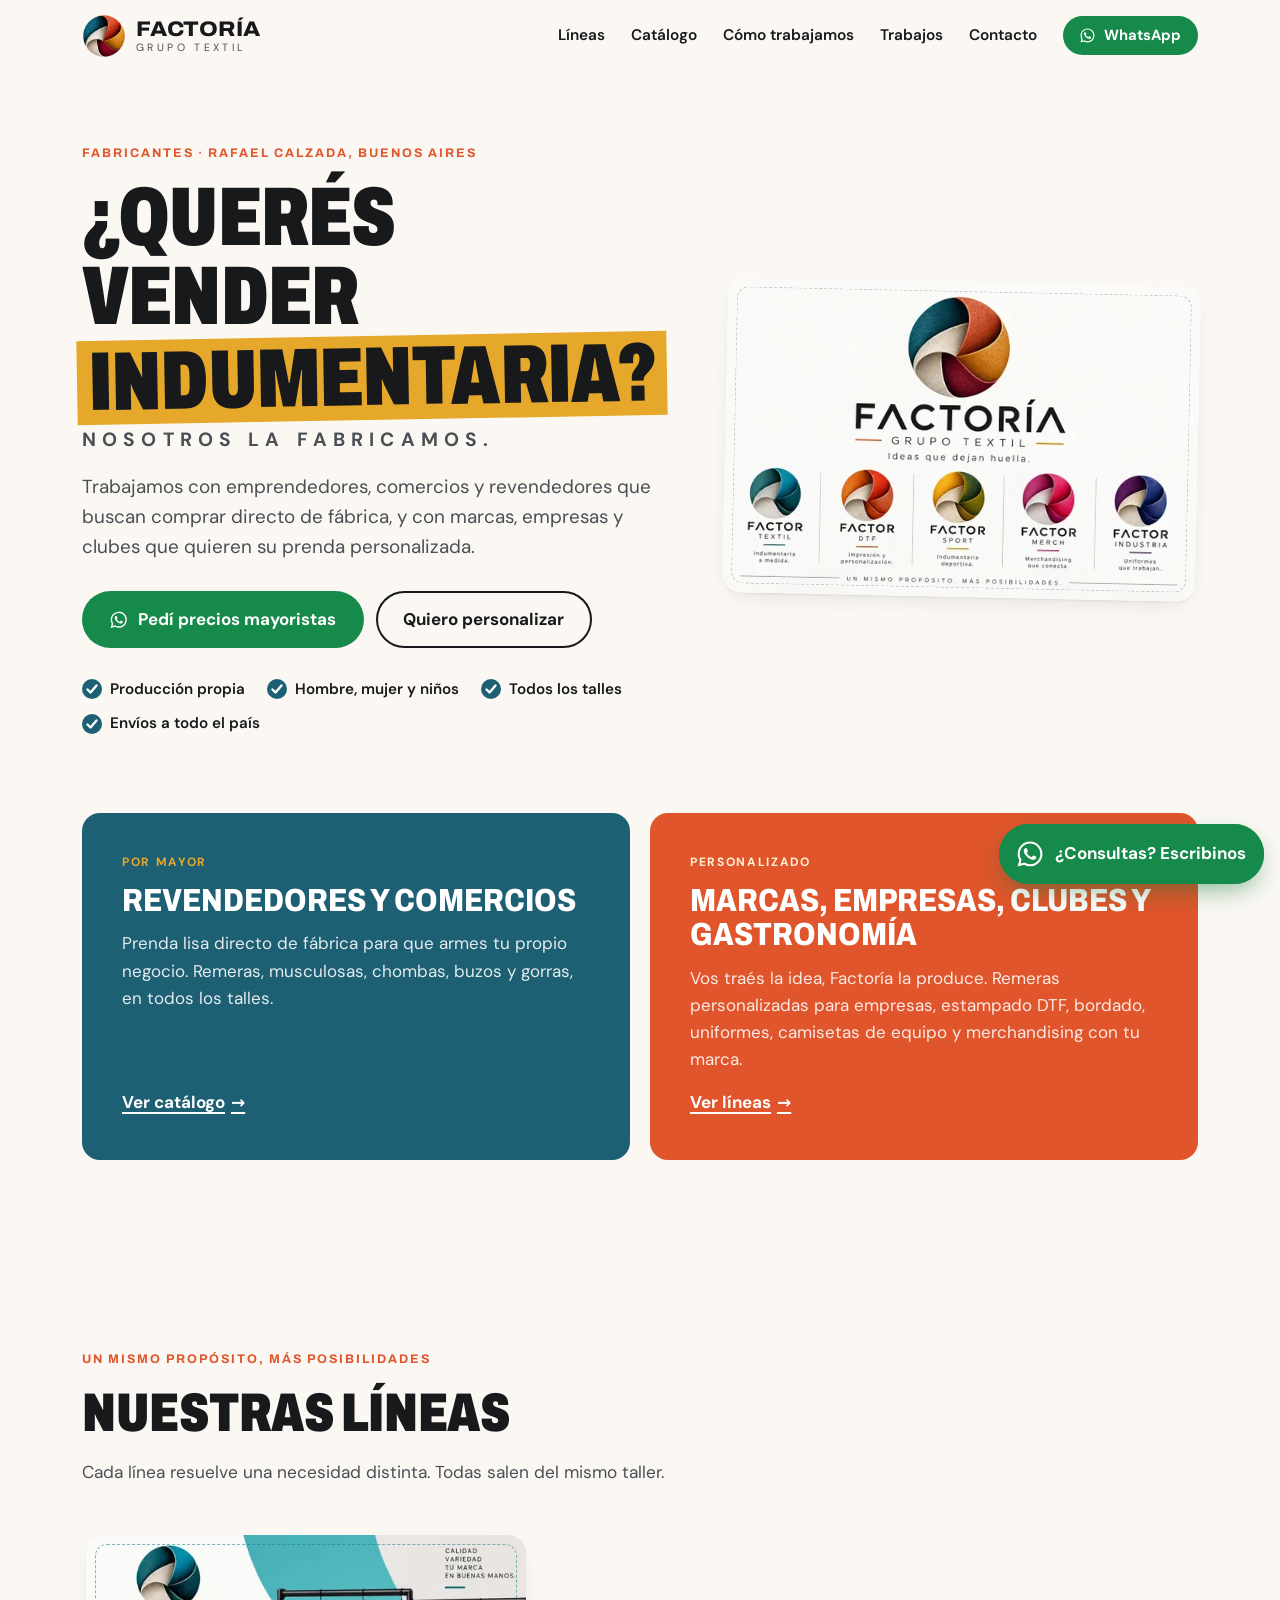
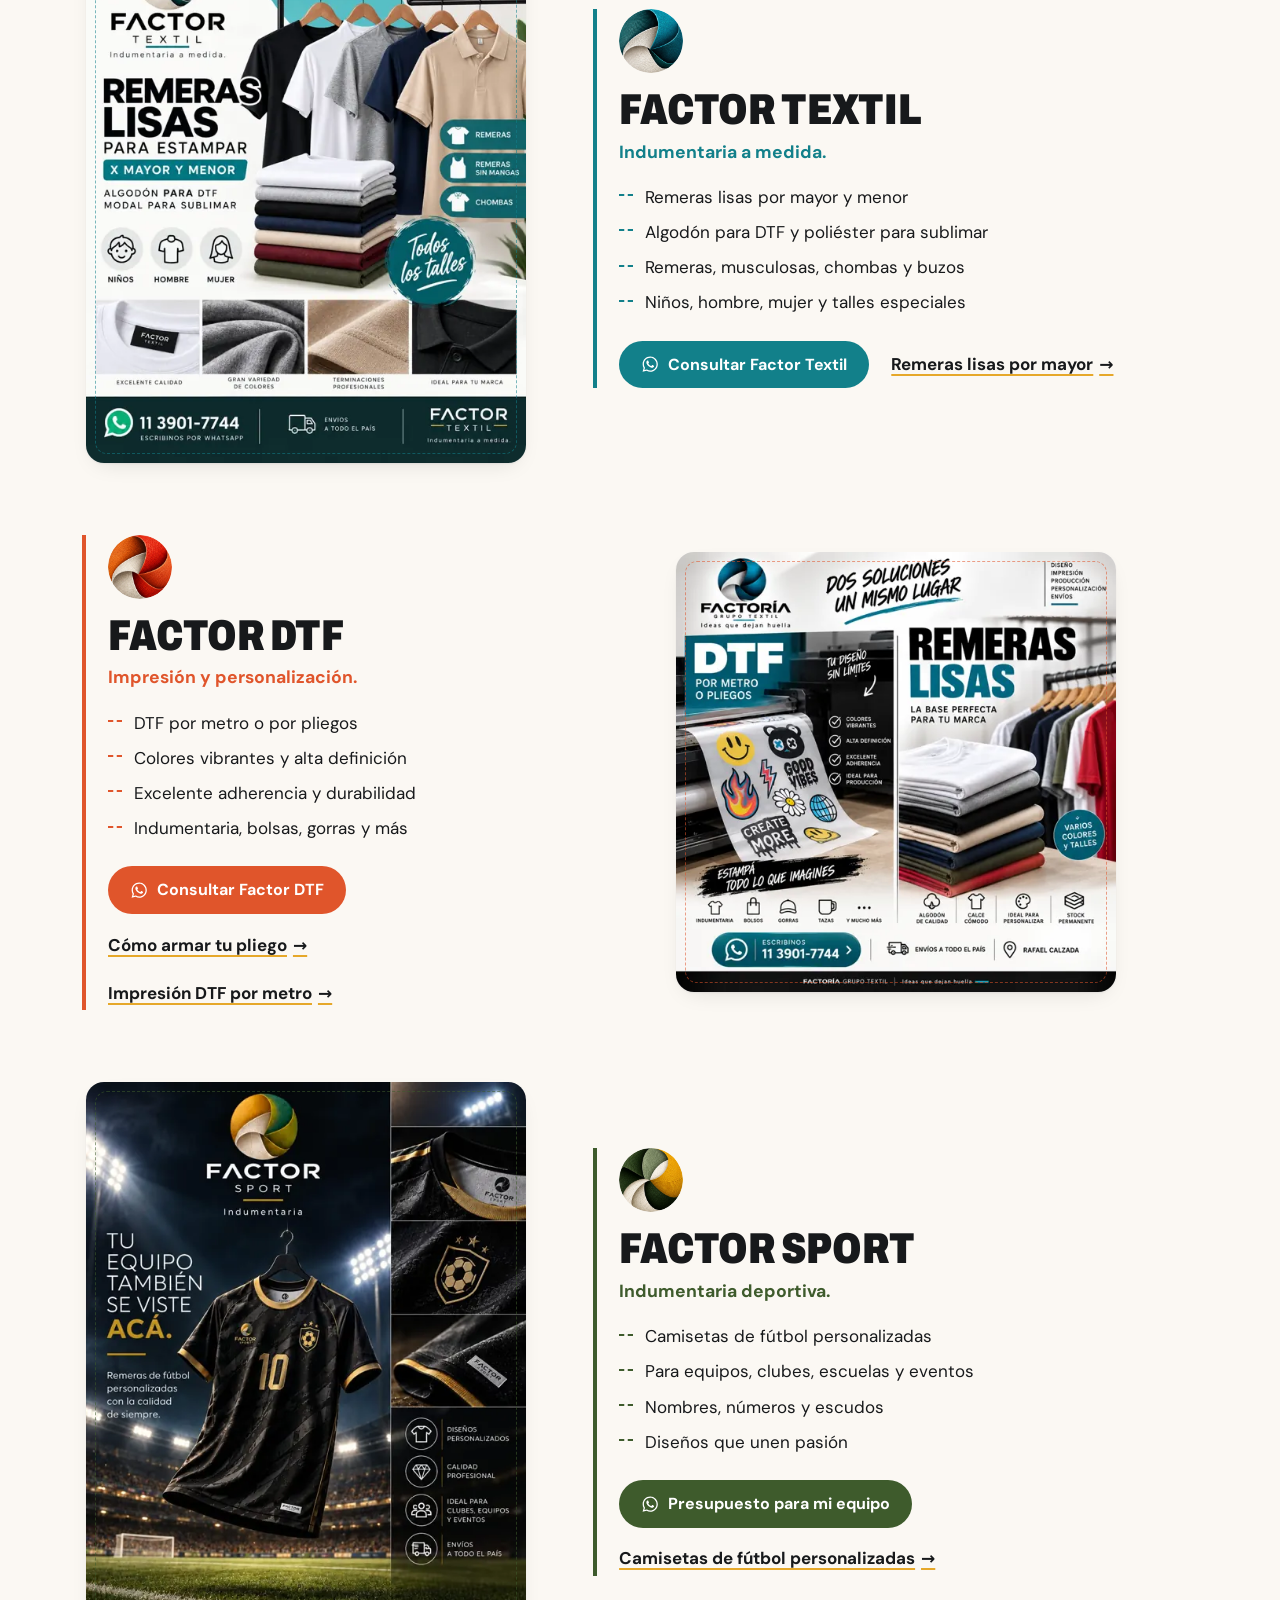
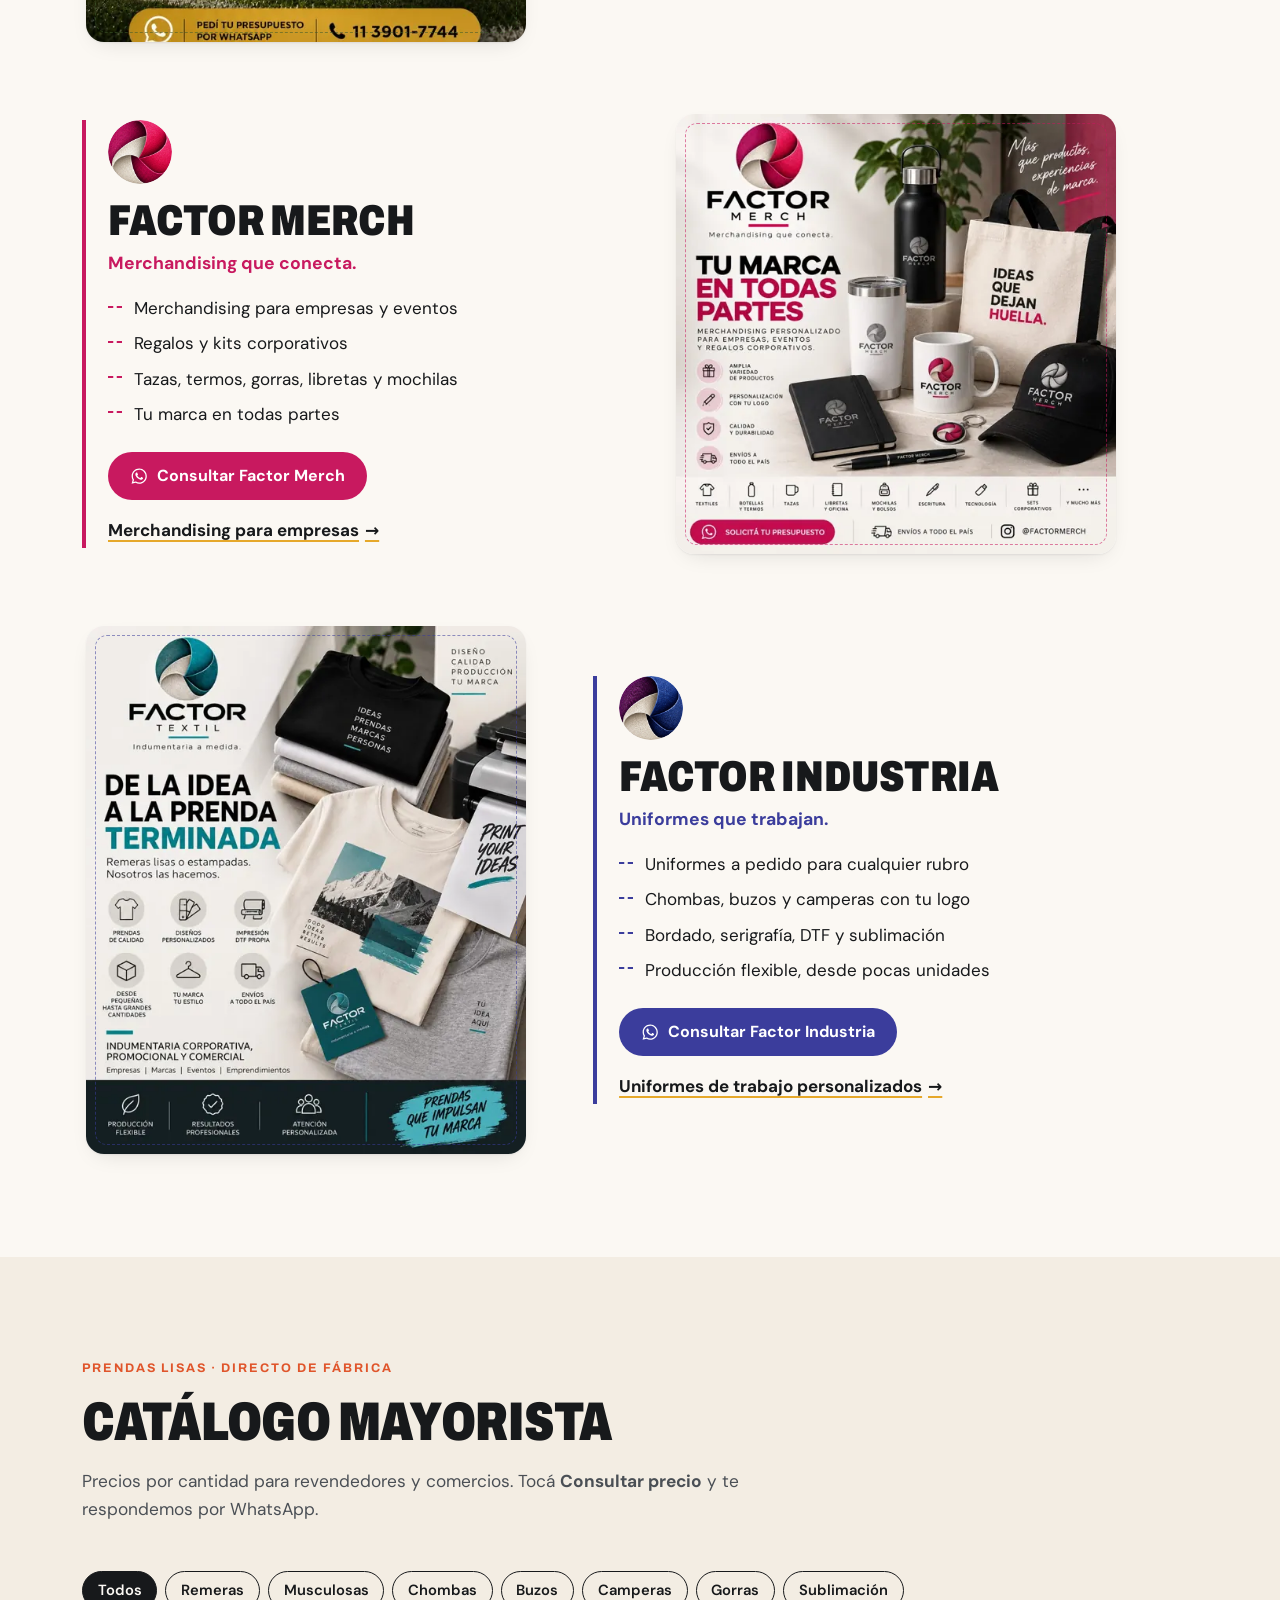
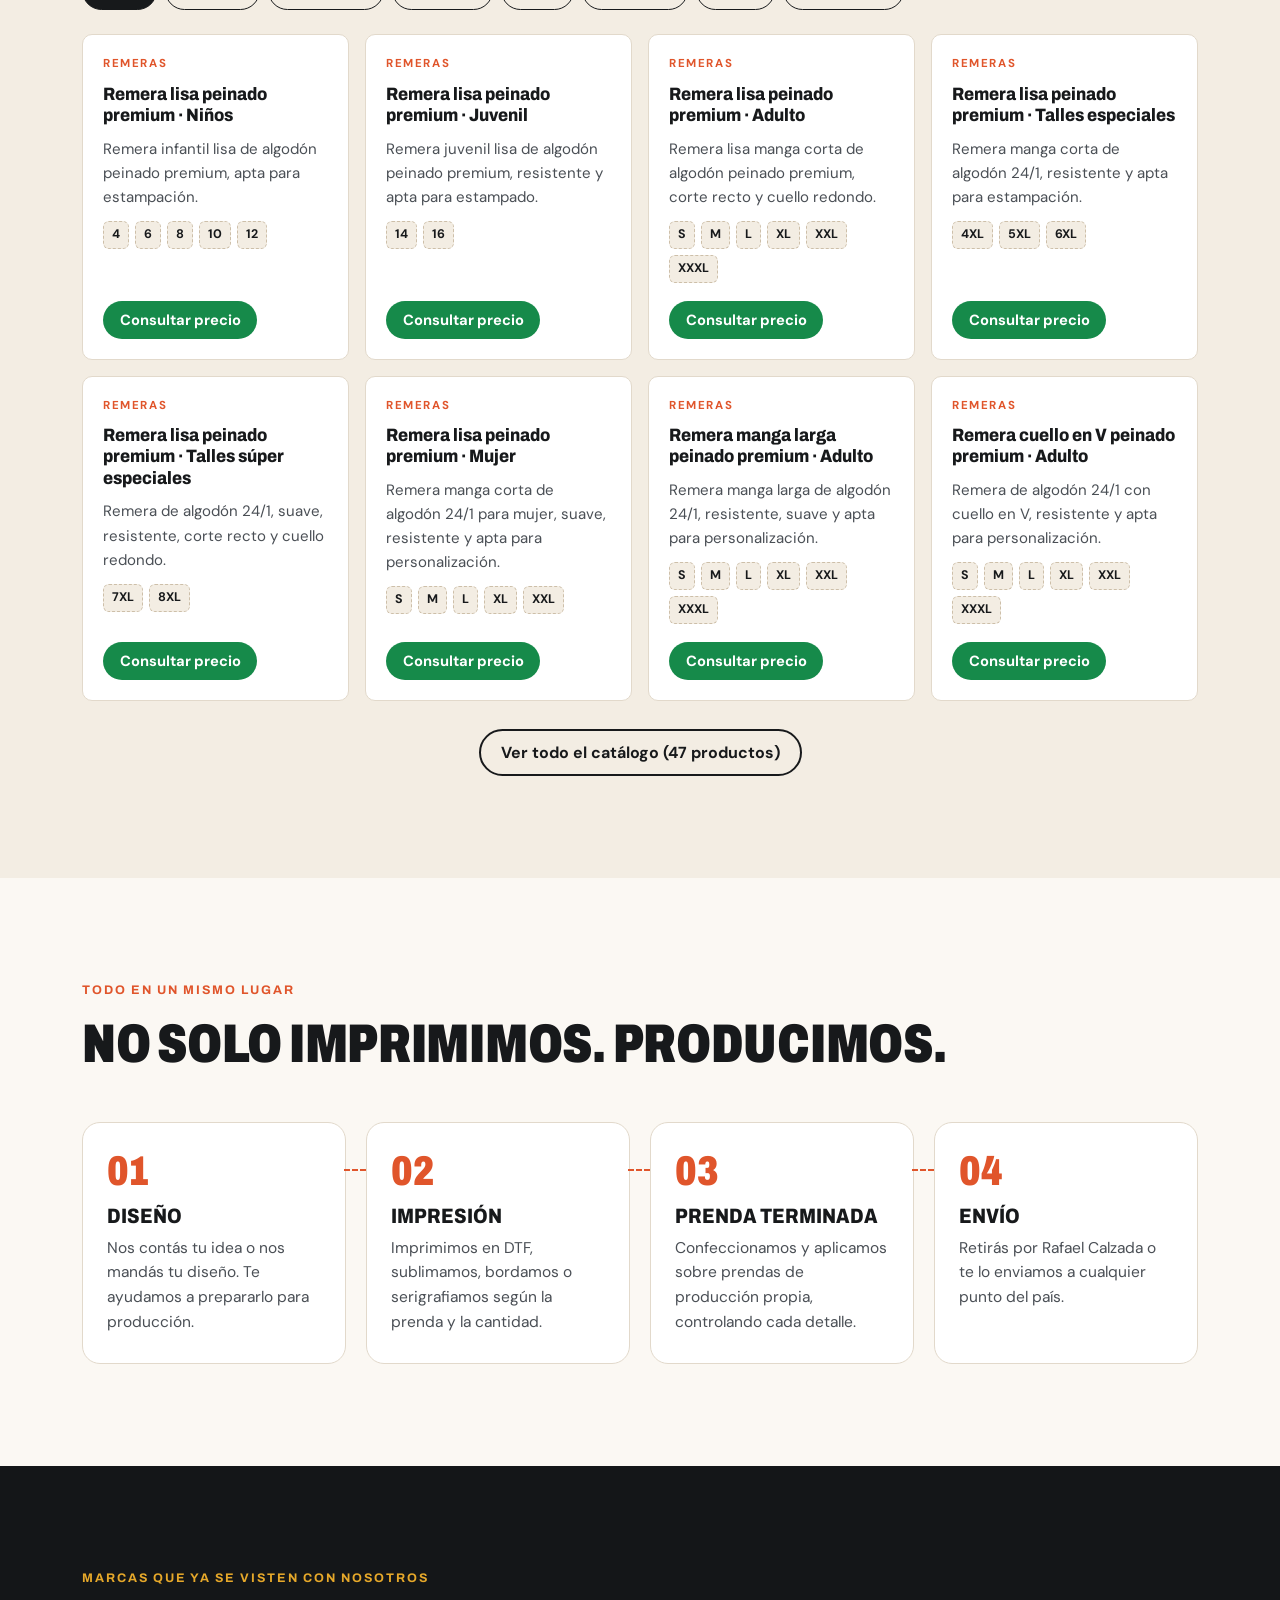
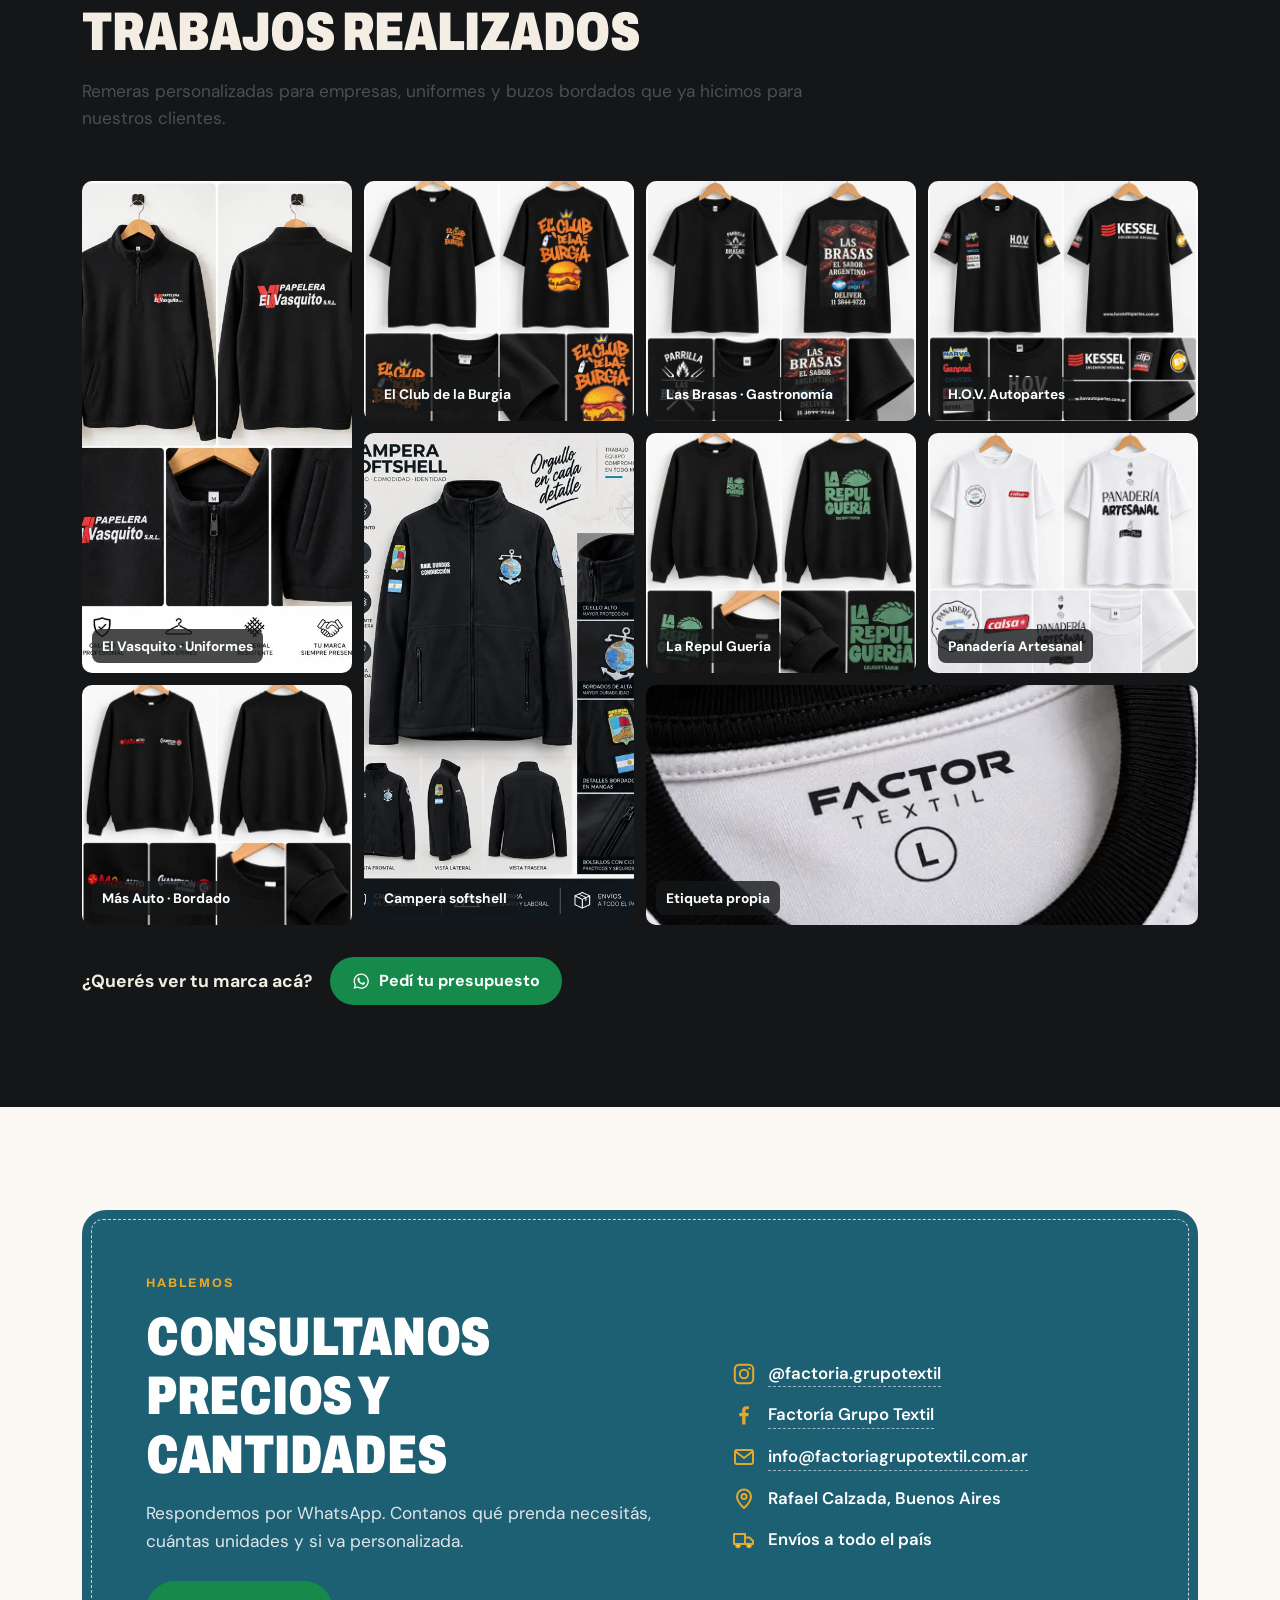
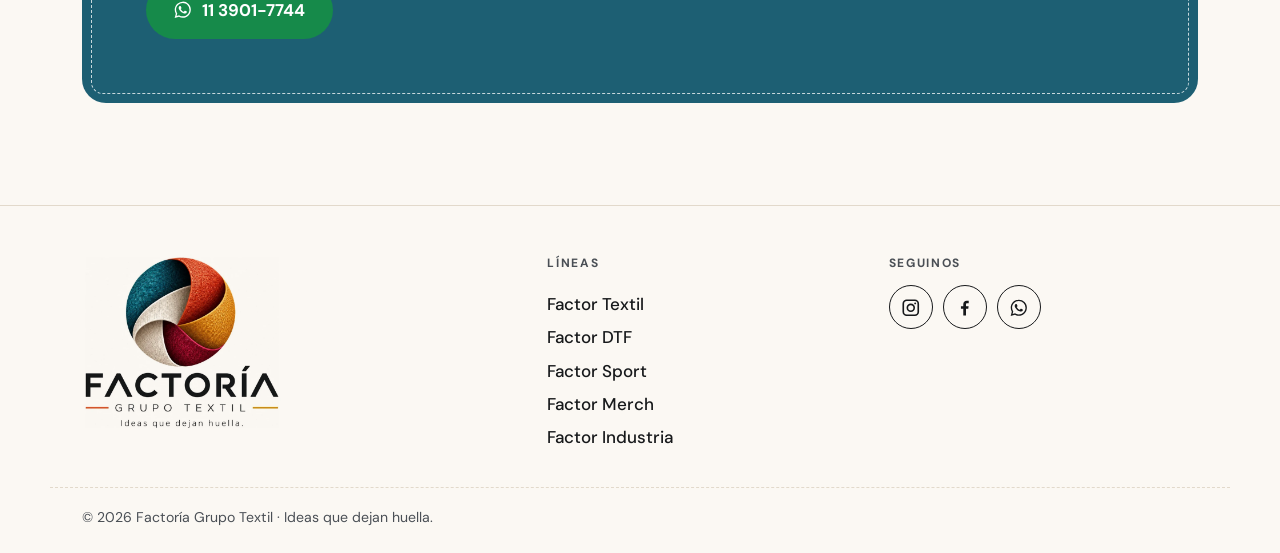
<file: index.html>
<!doctype html>
<html lang="es-AR">
<head>
  <meta charset="utf-8">
  <meta name="viewport" content="width=device-width, initial-scale=1">
  <title>Factoría Grupo Textil · Fabricantes de indumentaria por mayor y personalizada</title>
  <meta name="description" content="Fabricantes de remeras, musculosas, chombas, buzos y gorras por mayor. Impresión DTF, indumentaria deportiva, merchandising y uniformes para empresas. Envíos a todo el país.">
  <meta name="theme-color" content="#1d5f73">
  <link rel="canonical" href="https://factoriagrupotextil.com.ar/">

  <meta property="og:type" content="website">
  <meta property="og:locale" content="es_AR">
  <meta property="og:site_name" content="Factoría Grupo Textil">
  <meta property="og:url" content="https://factoriagrupotextil.com.ar/">
  <meta property="og:title" content="Factoría Grupo Textil · Ideas que dejan huella">
  <meta property="og:description" content="Somos fabricantes. Indumentaria por mayor, DTF, ropa deportiva, merchandising y uniformes. Envíos a todo el país.">
  <meta property="og:image" content="https://factoriagrupotextil.com.ar/assets/brand/og-image.jpg">
  <meta name="twitter:card" content="summary_large_image">

  <link rel="icon" href="/favicon.ico" sizes="any">
  <link rel="icon" type="image/png" sizes="32x32" href="/assets/brand/favicon-32.png">
  <link rel="apple-touch-icon" href="/assets/brand/apple-touch-icon.png">

  <link rel="preload" href="/assets/fonts/archivo-var.woff2" as="font" type="font/woff2" crossorigin>
  <link rel="preload" href="/assets/fonts/dm-sans-var.woff2" as="font" type="font/woff2" crossorigin>
  <link rel="stylesheet" href="/css/styles.css">

    <!-- Google Analytics 4 -->
  <script async src="https://www.googletagmanager.com/gtag/js?id=G-RGEYKYGEFB"></script>
  <script>
    window.dataLayer = window.dataLayer || [];
    function gtag(){dataLayer.push(arguments);}
    gtag('js', new Date());
    // Tráfico interno: entrar una vez con ?interno=1 marca este navegador (?interno=0 lo desmarca)
    var gaParams = {};
    try {
      if (/[?&]interno=1/.test(location.search)) localStorage.setItem('fgt_interno', '1');
      if (/[?&]interno=0/.test(location.search)) localStorage.removeItem('fgt_interno');
      if (localStorage.getItem('fgt_interno') === '1') gaParams.traffic_type = 'internal';
    } catch (e) {}
    gtag('config', 'G-RGEYKYGEFB', gaParams);
  </script>
  
  <script type="application/ld+json">
  {
    "@context": "https://schema.org",
    "@type": "ClothingStore",
    "@id": "https://factoriagrupotextil.com.ar/#org",
    "name": "Factoría Grupo Textil",
    "slogan": "Ideas que dejan huella.",
    "description": "Fabricantes de indumentaria por mayor y personalizada: remeras, chombas, buzos, DTF, ropa deportiva, merchandising y uniformes.",
    "url": "https://factoriagrupotextil.com.ar/",
    "telephone": "+54 9 11 3901-7744",
    "email": "info@factoriagrupotextil.com.ar",
    "image": "https://factoriagrupotextil.com.ar/assets/brand/og-image.jpg",
    "logo": "https://factoriagrupotextil.com.ar/assets/brand/icon-512.png",
    "openingHoursSpecification": [
      { "@type": "OpeningHoursSpecification", "dayOfWeek": ["Monday","Tuesday","Wednesday","Thursday","Friday"], "opens": "09:00", "closes": "18:00" },
      { "@type": "OpeningHoursSpecification", "dayOfWeek": "Saturday", "opens": "09:00", "closes": "14:00" }
    ],
    "address": { "@type": "PostalAddress", "streetAddress": "Martín Arin 1277", "addressLocality": "Rafael Calzada", "addressRegion": "Buenos Aires", "addressCountry": "AR" },
    "areaServed": "AR",
    "sameAs": [
      "https://www.instagram.com/factoria.grupotextil/",
      "https://www.facebook.com/factoria.grupo.textill/"
    ]
  }
  </script>
</head>
<body>
  <a class="skip" href="#main">Saltar al contenido</a>

  <!-- ═════════ HEADER ═════════ -->
  <header class="site-header" id="top">
    <div class="wrap header-row">
      <a class="brand" href="#top" aria-label="Factoría Grupo Textil, inicio">
        <img src="/assets/brand/factoria-iso.png" alt="" width="44" height="44">
        <span class="brand-text">
          <span class="brand-name">FACTORÍA</span>
          <span class="brand-sub">Grupo Textil</span>
        </span>
      </a>

      <button class="nav-toggle" aria-expanded="false" aria-controls="nav" aria-label="Abrir menú">
        <span></span><span></span><span></span>
      </button>

      <nav class="nav" id="nav" aria-label="Principal">
        <a href="#lineas">Líneas</a>
        <a href="#catalogo">Catálogo</a>
        <a href="#proceso">Cómo trabajamos</a>
        <a href="#trabajos">Trabajos</a>
        <a href="#contacto">Contacto</a>
        <a class="btn btn-wa btn-sm" data-wa="¡Hola Factoría! Quiero hacer una consulta." href="https://wa.me/5491139017744" target="_blank" rel="noopener">
          <svg class="ico" aria-hidden="true"><use href="#i-wa"/></svg> WhatsApp
        </a>
      </nav>
    </div>
  </header>

  <main id="main">

    <!-- ═════════ HERO ═════════ -->
    <section class="hero">
      <div class="wrap hero-grid">
        <div class="hero-copy">
          <p class="eyebrow">Fabricantes · Rafael Calzada, Buenos Aires</p>
          <h1 class="display">
            ¿Querés vender <span class="hl">indumentaria?</span>
            <span class="display-sub">Nosotros la fabricamos.</span>
          </h1>
          <p class="lead">Trabajamos con emprendedores, comercios y revendedores que buscan comprar directo de fábrica, y con marcas, empresas y clubes que quieren su prenda personalizada.</p>

          <div class="hero-ctas">
            <a class="btn btn-wa btn-lg" data-wa="¡Hola Factoría! Quiero recibir la lista de precios mayoristas." href="https://wa.me/5491139017744" target="_blank" rel="noopener">
              <svg class="ico" aria-hidden="true"><use href="#i-wa"/></svg> Pedí precios mayoristas
            </a>
            <a class="btn btn-ghost btn-lg" href="#lineas">Quiero personalizar</a>
          </div>

          <ul class="checks" aria-label="Por qué Factoría">
            <li>Producción propia</li>
            <li>Hombre, mujer y niños</li>
            <li>Todos los talles</li>
            <li>Envíos a todo el país</li>
          </ul>
        </div>

        <figure class="hero-art stitch">
          <img src="/assets/img/lineas/familia-marcas.webp" srcset="/assets/img/lineas/familia-marcas-sm.webp 560w, /assets/img/lineas/familia-marcas.webp 1200w" sizes="(max-width: 900px) min(520px, calc(100vw - 32px)), 480px" alt="Factoría Grupo Textil y sus cinco líneas: Factor Textil, Factor DTF, Factor Sport, Factor Merch y Factor Industria" width="1200" height="800" fetchpriority="high">
        </figure>
      </div>
    </section>

    <!-- ═════════ PÚBLICOS ═════════ -->
    <section class="audiences" aria-label="¿Para quién trabajamos?">
      <div class="wrap aud-grid">
        <article class="aud aud-a">
          <p class="aud-tag">Por mayor</p>
          <h2>Revendedores y comercios</h2>
          <p>Prenda lisa directo de fábrica para que armes tu propio negocio. Remeras, musculosas, chombas, buzos y gorras, en todos los talles.</p>
          <a class="link-arrow" href="#catalogo">Ver catálogo</a>
        </article>
        <article class="aud aud-b">
          <p class="aud-tag">Personalizado</p>
          <h2>Marcas, empresas, clubes y gastronomía</h2>
          <p>Vos traés la idea, Factoría la produce. Remeras personalizadas para empresas, estampado DTF, bordado, uniformes, camisetas de equipo y merchandising con tu marca.</p>
          <a class="link-arrow" href="#lineas">Ver líneas</a>
        </article>
      </div>
    </section>

    <!-- ═════════ LÍNEAS ═════════ -->
    <section class="section" id="lineas">
      <div class="wrap">
        <header class="section-head">
          <p class="eyebrow">Un mismo propósito, más posibilidades</p>
          <h2 class="title">Nuestras líneas</h2>
          <p class="section-lead">Cada línea resuelve una necesidad distinta. Todas salen del mismo taller.</p>
        </header>

        <div class="lines">
          <article class="line" style="--c:#12808a" id="textil">
            <div class="line-media stitch"><img src="/assets/img/lineas/textil-remeras-lisas-sm.webp" data-full="/assets/img/lineas/textil-remeras-lisas.webp" alt="Remeras lisas por mayor y por menor de Factor Textil" loading="lazy" width="560" height="672"></div>
            <div class="line-body">
              <img class="line-logo" src="/assets/brand/factor-textil-iso.webp" alt="" width="64" height="64" loading="lazy">
              <h3>Factor Textil</h3>
              <p class="line-tag">Indumentaria a medida.</p>
              <ul class="bullets">
                <li>Remeras lisas por mayor y menor</li>
                <li>Algodón para DTF y poliéster para sublimar</li>
                <li>Remeras, musculosas, chombas y buzos</li>
                <li>Niños, hombre, mujer y talles especiales</li>
              </ul>
              <div class="line-actions">
                <a class="btn btn-line" data-wa="¡Hola! Quiero consultar por prendas lisas de Factor Textil." href="https://wa.me/5491139017744" target="_blank" rel="noopener"><svg class="ico" aria-hidden="true"><use href="#i-wa"/></svg> Consultar Factor Textil</a>
                <a class="link-arrow" href="/remeras-lisas-por-mayor">Remeras lisas por mayor</a>
              </div>
            </div>
          </article>

          <article class="line" style="--c:#e0552b" id="dtf">
            <div class="line-media stitch"><img src="/assets/img/lineas/dtf-remeras-sm.webp" data-full="/assets/img/lineas/dtf-remeras.webp" alt="Impresión DTF por metro o pliegos y remeras lisas para estampar" loading="lazy" width="560" height="560"></div>
            <div class="line-body">
              <img class="line-logo" src="/assets/brand/factor-dtf-iso.webp" alt="" width="64" height="64" loading="lazy">
              <h3>Factor DTF</h3>
              <p class="line-tag">Impresión y personalización.</p>
              <ul class="bullets">
                <li>DTF por metro o por pliegos</li>
                <li>Colores vibrantes y alta definición</li>
                <li>Excelente adherencia y durabilidad</li>
                <li>Indumentaria, bolsas, gorras y más</li>
              </ul>
              <div class="line-actions">
                <a class="btn btn-line" data-wa="¡Hola! Quiero consultar por impresión DTF." href="https://wa.me/5491139017744" target="_blank" rel="noopener"><svg class="ico" aria-hidden="true"><use href="#i-wa"/></svg> Consultar Factor DTF</a>
                <button class="link-arrow" type="button" data-lightbox="/assets/img/lineas/dtf-guia-pliego.webp" data-caption="Cómo armar un pliego para imprimir DTF">Cómo armar tu pliego</button>
                <a class="link-arrow" href="/impresion-dtf">Impresión DTF por metro</a>
              </div>
            </div>
          </article>

          <article class="line" style="--c:#3e5b2c" id="sport">
            <div class="line-media stitch"><img src="/assets/img/lineas/sport-equipos-sm.webp" data-full="/assets/img/lineas/sport-equipos.webp" alt="Camisetas de fútbol personalizadas de Factor Sport" loading="lazy" width="560" height="840"></div>
            <div class="line-body">
              <img class="line-logo" src="/assets/brand/factor-sport-iso.webp" alt="" width="64" height="64" loading="lazy">
              <h3>Factor Sport</h3>
              <p class="line-tag">Indumentaria deportiva.</p>
              <ul class="bullets">
                <li>Camisetas de fútbol personalizadas</li>
                <li>Para equipos, clubes, escuelas y eventos</li>
                <li>Nombres, números y escudos</li>
                <li>Diseños que unen pasión</li>
              </ul>
              <div class="line-actions">
                <a class="btn btn-line" data-wa="¡Hola! Quiero un presupuesto de camisetas para mi equipo (Factor Sport)." href="https://wa.me/5491139017744" target="_blank" rel="noopener"><svg class="ico" aria-hidden="true"><use href="#i-wa"/></svg> Presupuesto para mi equipo</a>
                <a class="link-arrow" href="/camisetas-de-futbol-personalizadas">Camisetas de fútbol personalizadas</a>
              </div>
            </div>
          </article>

          <article class="line" style="--c:#c8195f" id="merch">
            <div class="line-media stitch"><img src="/assets/img/lineas/merch-sm.webp" data-full="/assets/img/lineas/merch.webp" alt="Merchandising personalizado: tazas, termos, gorras, libretas y bolsas" loading="lazy" width="560" height="560"></div>
            <div class="line-body">
              <img class="line-logo" src="/assets/brand/factor-merch-iso.webp" alt="" width="64" height="64" loading="lazy">
              <h3>Factor Merch</h3>
              <p class="line-tag">Merchandising que conecta.</p>
              <ul class="bullets">
                <li>Merchandising para empresas y eventos</li>
                <li>Regalos y kits corporativos</li>
                <li>Tazas, termos, gorras, libretas y mochilas</li>
                <li>Tu marca en todas partes</li>
              </ul>
              <div class="line-actions">
                <a class="btn btn-line" data-wa="¡Hola! Quiero consultar por merchandising personalizado (Factor Merch)." href="https://wa.me/5491139017744" target="_blank" rel="noopener"><svg class="ico" aria-hidden="true"><use href="#i-wa"/></svg> Consultar Factor Merch</a>
                <a class="link-arrow" href="/merchandising-para-empresas">Merchandising para empresas</a>
              </div>
            </div>
          </article>

          <article class="line" style="--c:#3b3d9c" id="indu">
            <div class="line-media stitch"><img src="/assets/img/lineas/indu-idea-a-prenda-sm.webp" data-full="/assets/img/lineas/indu-idea-a-prenda.webp" alt="Uniformes de trabajo de Factor Industria: de la idea a la prenda terminada" loading="lazy" width="560" height="672"></div>
            <div class="line-body">
              <img class="line-logo" src="/assets/brand/factor-indu-iso.webp" alt="" width="64" height="64" loading="lazy">
              <h3>Factor Industria</h3>
              <p class="line-tag">Uniformes que trabajan.</p>
              <ul class="bullets">
                <li>Uniformes a pedido para cualquier rubro</li>
                <li>Chombas, buzos y camperas con tu logo</li>
                <li>Bordado, serigrafía, DTF y sublimación</li>
                <li>Producción flexible, desde pocas unidades</li>
              </ul>
              <div class="line-actions">
                <a class="btn btn-line" data-wa="¡Hola! Quiero consultar por uniformes para mi empresa (Factor Industria)." href="https://wa.me/5491139017744" target="_blank" rel="noopener"><svg class="ico" aria-hidden="true"><use href="#i-wa"/></svg> Consultar Factor Industria</a>
                <a class="link-arrow" href="/uniformes-de-trabajo">Uniformes de trabajo personalizados</a>
              </div>
            </div>
          </article>
        </div>
      </div>
    </section>

    <!-- ═════════ CATÁLOGO ═════════ -->
    <section class="section section-alt" id="catalogo">
      <div class="wrap">
        <header class="section-head">
          <p class="eyebrow">Prendas lisas · directo de fábrica</p>
          <h2 class="title">Catálogo mayorista</h2>
          <p class="section-lead">Precios por cantidad para revendedores y comercios. Tocá <strong>Consultar precio</strong> y te respondemos por WhatsApp.</p>
        </header>

        <div class="filters" role="tablist" aria-label="Filtrar por categoría" id="filters"></div>
        <div class="products" id="products" aria-live="polite">
          <article class="product" data-cat="Remeras">
            <p class="p-cat">Remeras</p>
            <h3 class="p-name">Remera lisa peinado premium · Niños</h3>
            <p class="p-desc">Remera infantil lisa de algodón peinado premium, apta para estampación.</p>
            <ul class="p-sizes" aria-label="Talles"><li>4</li><li>6</li><li>8</li><li>10</li><li>12</li></ul>
            <div class="p-actions"><a class="btn btn-wa btn-sm" data-wa="¡Hola Factoría! Quiero consultar precio por cantidad de: Remera lisa peinado premium · Niños" href="https://wa.me/5491139017744" target="_blank" rel="noopener">Consultar precio</a></div>
          </article>
          <article class="product" data-cat="Remeras">
            <p class="p-cat">Remeras</p>
            <h3 class="p-name">Remera lisa peinado premium · Juvenil</h3>
            <p class="p-desc">Remera juvenil lisa de algodón peinado premium, resistente y apta para estampado.</p>
            <ul class="p-sizes" aria-label="Talles"><li>14</li><li>16</li></ul>
            <div class="p-actions"><a class="btn btn-wa btn-sm" data-wa="¡Hola Factoría! Quiero consultar precio por cantidad de: Remera lisa peinado premium · Juvenil" href="https://wa.me/5491139017744" target="_blank" rel="noopener">Consultar precio</a></div>
          </article>
          <article class="product" data-cat="Remeras">
            <p class="p-cat">Remeras</p>
            <h3 class="p-name">Remera lisa peinado premium · Adulto</h3>
            <p class="p-desc">Remera lisa manga corta de algodón peinado premium, corte recto y cuello redondo.</p>
            <ul class="p-sizes" aria-label="Talles"><li>S</li><li>M</li><li>L</li><li>XL</li><li>XXL</li><li>XXXL</li></ul>
            <div class="p-actions"><a class="btn btn-wa btn-sm" data-wa="¡Hola Factoría! Quiero consultar precio por cantidad de: Remera lisa peinado premium · Adulto" href="https://wa.me/5491139017744" target="_blank" rel="noopener">Consultar precio</a></div>
          </article>
          <article class="product" data-cat="Remeras">
            <p class="p-cat">Remeras</p>
            <h3 class="p-name">Remera lisa peinado premium · Talles especiales</h3>
            <p class="p-desc">Remera manga corta de algodón 24/1, resistente y apta para estampación.</p>
            <ul class="p-sizes" aria-label="Talles"><li>4XL</li><li>5XL</li><li>6XL</li></ul>
            <div class="p-actions"><a class="btn btn-wa btn-sm" data-wa="¡Hola Factoría! Quiero consultar precio por cantidad de: Remera lisa peinado premium · Talles especiales" href="https://wa.me/5491139017744" target="_blank" rel="noopener">Consultar precio</a></div>
          </article>
          <article class="product" data-cat="Remeras">
            <p class="p-cat">Remeras</p>
            <h3 class="p-name">Remera lisa peinado premium · Talles súper especiales</h3>
            <p class="p-desc">Remera de algodón 24/1, suave, resistente, corte recto y cuello redondo.</p>
            <ul class="p-sizes" aria-label="Talles"><li>7XL</li><li>8XL</li></ul>
            <div class="p-actions"><a class="btn btn-wa btn-sm" data-wa="¡Hola Factoría! Quiero consultar precio por cantidad de: Remera lisa peinado premium · Talles súper especiales" href="https://wa.me/5491139017744" target="_blank" rel="noopener">Consultar precio</a></div>
          </article>
          <article class="product" data-cat="Remeras">
            <p class="p-cat">Remeras</p>
            <h3 class="p-name">Remera lisa peinado premium · Mujer</h3>
            <p class="p-desc">Remera manga corta de algodón 24/1 para mujer, suave, resistente y apta para personalización.</p>
            <ul class="p-sizes" aria-label="Talles"><li>S</li><li>M</li><li>L</li><li>XL</li><li>XXL</li></ul>
            <div class="p-actions"><a class="btn btn-wa btn-sm" data-wa="¡Hola Factoría! Quiero consultar precio por cantidad de: Remera lisa peinado premium · Mujer" href="https://wa.me/5491139017744" target="_blank" rel="noopener">Consultar precio</a></div>
          </article>
          <article class="product" data-cat="Remeras">
            <p class="p-cat">Remeras</p>
            <h3 class="p-name">Remera manga larga peinado premium · Adulto</h3>
            <p class="p-desc">Remera manga larga de algodón 24/1, resistente, suave y apta para personalización.</p>
            <ul class="p-sizes" aria-label="Talles"><li>S</li><li>M</li><li>L</li><li>XL</li><li>XXL</li><li>XXXL</li></ul>
            <div class="p-actions"><a class="btn btn-wa btn-sm" data-wa="¡Hola Factoría! Quiero consultar precio por cantidad de: Remera manga larga peinado premium · Adulto" href="https://wa.me/5491139017744" target="_blank" rel="noopener">Consultar precio</a></div>
          </article>
          <article class="product" data-cat="Remeras">
            <p class="p-cat">Remeras</p>
            <h3 class="p-name">Remera cuello en V peinado premium · Adulto</h3>
            <p class="p-desc">Remera de algodón 24/1 con cuello en V, resistente y apta para personalización.</p>
            <ul class="p-sizes" aria-label="Talles"><li>S</li><li>M</li><li>L</li><li>XL</li><li>XXL</li><li>XXXL</li></ul>
            <div class="p-actions"><a class="btn btn-wa btn-sm" data-wa="¡Hola Factoría! Quiero consultar precio por cantidad de: Remera cuello en V peinado premium · Adulto" href="https://wa.me/5491139017744" target="_blank" rel="noopener">Consultar precio</a></div>
          </article>
          <article class="product" data-cat="Remeras">
            <p class="p-cat">Remeras</p>
            <h3 class="p-name">Remera lisa peinado premium gris melange · Adulto</h3>
            <p class="p-desc">Remera lisa de algodón peinado premium en gris melange, corte recto.</p>
            <ul class="p-sizes" aria-label="Talles"><li>S</li><li>M</li><li>L</li><li>XL</li><li>XXL</li></ul>
            <div class="p-actions"><a class="btn btn-wa btn-sm" data-wa="¡Hola Factoría! Quiero consultar precio por cantidad de: Remera lisa peinado premium gris melange · Adulto" href="https://wa.me/5491139017744" target="_blank" rel="noopener">Consultar precio</a></div>
          </article>
          <article class="product" data-cat="Remeras">
            <p class="p-cat">Remeras</p>
            <h3 class="p-name">Remera lisa cardado mercerizado · Niños</h3>
            <p class="p-desc">Remera infantil manga corta de algodón 24/1, resistente y apta para estampación.</p>
            <ul class="p-sizes" aria-label="Talles"><li>4</li><li>6</li><li>8</li><li>10</li><li>12</li></ul>
            <div class="p-actions"><a class="btn btn-wa btn-sm" data-wa="¡Hola Factoría! Quiero consultar precio por cantidad de: Remera lisa cardado mercerizado · Niños" href="https://wa.me/5491139017744" target="_blank" rel="noopener">Consultar precio</a></div>
          </article>
          <article class="product" data-cat="Remeras">
            <p class="p-cat">Remeras</p>
            <h3 class="p-name">Remera lisa cardado mercerizado · Juvenil</h3>
            <p class="p-desc">Remera juvenil lisa de algodón cardado mercerizado, apta para estampación.</p>
            <ul class="p-sizes" aria-label="Talles"><li>14</li><li>16</li></ul>
            <div class="p-actions"><a class="btn btn-wa btn-sm" data-wa="¡Hola Factoría! Quiero consultar precio por cantidad de: Remera lisa cardado mercerizado · Juvenil" href="https://wa.me/5491139017744" target="_blank" rel="noopener">Consultar precio</a></div>
          </article>
          <article class="product" data-cat="Remeras">
            <p class="p-cat">Remeras</p>
            <h3 class="p-name">Remera lisa cardado mercerizado · Adulto</h3>
            <p class="p-desc">Remera lisa de algodón cardado mercerizado para adulto, apta para estampación.</p>
            <ul class="p-sizes" aria-label="Talles"><li>S</li><li>M</li><li>L</li><li>XL</li><li>XXL</li></ul>
            <div class="p-actions"><a class="btn btn-wa btn-sm" data-wa="¡Hola Factoría! Quiero consultar precio por cantidad de: Remera lisa cardado mercerizado · Adulto" href="https://wa.me/5491139017744" target="_blank" rel="noopener">Consultar precio</a></div>
          </article>
          <article class="product" data-cat="Musculosas">
            <p class="p-cat">Musculosas</p>
            <h3 class="p-name">Musculosa lisa peinado premium · Hombre</h3>
            <p class="p-desc">Musculosa lisa de algodón peinado premium para hombre, apta para personalización.</p>
            <ul class="p-sizes" aria-label="Talles"><li>S</li><li>M</li><li>L</li><li>XL</li><li>XXL</li></ul>
            <div class="p-actions"><a class="btn btn-wa btn-sm" data-wa="¡Hola Factoría! Quiero consultar precio por cantidad de: Musculosa lisa peinado premium · Hombre" href="https://wa.me/5491139017744" target="_blank" rel="noopener">Consultar precio</a> <button class="link-arrow" type="button" data-lightbox="/assets/img/lineas/guia-talles-musculosa.webp" data-caption="Guía de talles · Musculosa hombre">Guía de talles</button></div>
          </article>
          <article class="product" data-cat="Musculosas">
            <p class="p-cat">Musculosas</p>
            <h3 class="p-name">Remera sin manga peinado premium · Niños</h3>
            <p class="p-desc">Remera infantil sin mangas de algodón 24/1, suave, resistente y apta para personalización.</p>
            <ul class="p-sizes" aria-label="Talles"><li>4</li><li>6</li><li>8</li><li>10</li><li>12</li></ul>
            <div class="p-actions"><a class="btn btn-wa btn-sm" data-wa="¡Hola Factoría! Quiero consultar precio por cantidad de: Remera sin manga peinado premium · Niños" href="https://wa.me/5491139017744" target="_blank" rel="noopener">Consultar precio</a></div>
          </article>
          <article class="product" data-cat="Musculosas">
            <p class="p-cat">Musculosas</p>
            <h3 class="p-name">Remera sin manga peinado premium · Juvenil</h3>
            <p class="p-desc">Remera juvenil sin mangas de algodón 24/1, resistente y apta para personalización.</p>
            <ul class="p-sizes" aria-label="Talles"><li>14</li><li>16</li></ul>
            <div class="p-actions"><a class="btn btn-wa btn-sm" data-wa="¡Hola Factoría! Quiero consultar precio por cantidad de: Remera sin manga peinado premium · Juvenil" href="https://wa.me/5491139017744" target="_blank" rel="noopener">Consultar precio</a></div>
          </article>
          <article class="product" data-cat="Musculosas">
            <p class="p-cat">Musculosas</p>
            <h3 class="p-name">Remera sin manga peinado premium · Adulto</h3>
            <p class="p-desc">Remera sin mangas de algodón 24/1, suave, resistente y apta para estampación.</p>
            <ul class="p-sizes" aria-label="Talles"><li>S</li><li>M</li><li>L</li><li>XL</li><li>XXL</li><li>XXXL</li></ul>
            <div class="p-actions"><a class="btn btn-wa btn-sm" data-wa="¡Hola Factoría! Quiero consultar precio por cantidad de: Remera sin manga peinado premium · Adulto" href="https://wa.me/5491139017744" target="_blank" rel="noopener">Consultar precio</a></div>
          </article>
          <article class="product" data-cat="Remeras">
            <p class="p-cat">Remeras</p>
            <h3 class="p-name">Remera para sublimar poliéster · Adulto</h3>
            <p class="p-desc">Remera de poliéster para adulto, especialmente indicada para sublimación.</p>
            <ul class="p-sizes" aria-label="Talles"><li>S</li><li>M</li><li>L</li><li>XL</li><li>XXL</li></ul>
            <div class="p-actions"><a class="btn btn-wa btn-sm" data-wa="¡Hola Factoría! Quiero consultar precio por cantidad de: Remera para sublimar poliéster · Adulto" href="https://wa.me/5491139017744" target="_blank" rel="noopener">Consultar precio</a></div>
          </article>
          <article class="product" data-cat="Remeras">
            <p class="p-cat">Remeras</p>
            <h3 class="p-name">Remera para sublimar poliéster · Niños</h3>
            <p class="p-desc">Remera infantil de poliéster preparada para sublimación.</p>
            <ul class="p-sizes" aria-label="Talles"><li>4</li><li>6</li><li>8</li><li>10</li><li>12</li></ul>
            <div class="p-actions"><a class="btn btn-wa btn-sm" data-wa="¡Hola Factoría! Quiero consultar precio por cantidad de: Remera para sublimar poliéster · Niños" href="https://wa.me/5491139017744" target="_blank" rel="noopener">Consultar precio</a></div>
          </article>
          <article class="product" data-cat="Chombas">
            <p class="p-cat">Chombas</p>
            <h3 class="p-name">Chomba algodón peinado premium 24/1</h3>
            <p class="p-desc">Chomba de algodón premium, respirable y resistente; ideal para uso diario, laboral o institucional.</p>
            <ul class="p-sizes" aria-label="Talles"><li>S</li><li>M</li><li>L</li><li>XL</li><li>XXL</li><li>XXXL</li></ul>
            <div class="p-actions"><a class="btn btn-wa btn-sm" data-wa="¡Hola Factoría! Quiero consultar precio por cantidad de: Chomba algodón peinado premium 24/1" href="https://wa.me/5491139017744" target="_blank" rel="noopener">Consultar precio</a></div>
          </article>
          <article class="product" data-cat="Chombas">
            <p class="p-cat">Chombas</p>
            <h3 class="p-name">Chomba algodón cardado mercerizado 24/1</h3>
            <p class="p-desc">Chomba de algodón cardado, respirable, resistente y apta para bordado, serigrafía y DTF.</p>
            <ul class="p-sizes" aria-label="Talles"><li>S</li><li>M</li><li>L</li><li>XL</li><li>XXL</li><li>XXXL</li></ul>
            <div class="p-actions"><a class="btn btn-wa btn-sm" data-wa="¡Hola Factoría! Quiero consultar precio por cantidad de: Chomba algodón cardado mercerizado 24/1" href="https://wa.me/5491139017744" target="_blank" rel="noopener">Consultar precio</a></div>
          </article>
          <article class="product" data-cat="Chombas">
            <p class="p-cat">Chombas</p>
            <h3 class="p-name">Chomba algodón cardado mercerizado · Talles especiales</h3>
            <p class="p-desc">Chomba de algodón cardado mercerizado en talles especiales, apta para personalización.</p>
            <ul class="p-sizes" aria-label="Talles"><li>T6</li><li>T8</li><li>T10</li></ul>
            <div class="p-actions"><a class="btn btn-wa btn-sm" data-wa="¡Hola Factoría! Quiero consultar precio por cantidad de: Chomba algodón cardado mercerizado · Talles especiales" href="https://wa.me/5491139017744" target="_blank" rel="noopener">Consultar precio</a></div>
          </article>
          <article class="product" data-cat="Chombas">
            <p class="p-cat">Chombas</p>
            <h3 class="p-name">Chomba piqué premium mercerizado · Niños</h3>
            <p class="p-desc">Chomba infantil de piqué, fresca y resistente, apta para bordado, serigrafía y DTF.</p>
            <ul class="p-sizes" aria-label="Talles"><li>4</li><li>6</li><li>8</li><li>10</li><li>12</li></ul>
            <div class="p-actions"><a class="btn btn-wa btn-sm" data-wa="¡Hola Factoría! Quiero consultar precio por cantidad de: Chomba piqué premium mercerizado · Niños" href="https://wa.me/5491139017744" target="_blank" rel="noopener">Consultar precio</a></div>
          </article>
          <article class="product" data-cat="Chombas">
            <p class="p-cat">Chombas</p>
            <h3 class="p-name">Chomba piqué premium mercerizado · Juvenil</h3>
            <p class="p-desc">Chomba juvenil de piqué, fresca y resistente, apta para personalización.</p>
            <ul class="p-sizes" aria-label="Talles"><li>14</li><li>16</li></ul>
            <div class="p-actions"><a class="btn btn-wa btn-sm" data-wa="¡Hola Factoría! Quiero consultar precio por cantidad de: Chomba piqué premium mercerizado · Juvenil" href="https://wa.me/5491139017744" target="_blank" rel="noopener">Consultar precio</a></div>
          </article>
          <article class="product" data-cat="Chombas">
            <p class="p-cat">Chombas</p>
            <h3 class="p-name">Chomba piqué premium mercerizado · Adulto</h3>
            <p class="p-desc">Chomba de piqué premium mercerizado, fresca, resistente y apta para bordado, serigrafía y DTF.</p>
            <ul class="p-sizes" aria-label="Talles"><li>S</li><li>M</li><li>L</li><li>XL</li><li>XXL</li></ul>
            <div class="p-actions"><a class="btn btn-wa btn-sm" data-wa="¡Hola Factoría! Quiero consultar precio por cantidad de: Chomba piqué premium mercerizado · Adulto" href="https://wa.me/5491139017744" target="_blank" rel="noopener">Consultar precio</a></div>
          </article>
          <article class="product" data-cat="Chombas">
            <p class="p-cat">Chombas</p>
            <h3 class="p-name">Chomba piqué premium mercerizado · Talles especiales</h3>
            <p class="p-desc">Chomba de piqué premium, fresca y resistente, ideal para uso corporativo y personalización.</p>
            <ul class="p-sizes" aria-label="Talles"><li>3XL</li><li>4XL</li><li>5XL</li></ul>
            <div class="p-actions"><a class="btn btn-wa btn-sm" data-wa="¡Hola Factoría! Quiero consultar precio por cantidad de: Chomba piqué premium mercerizado · Talles especiales" href="https://wa.me/5491139017744" target="_blank" rel="noopener">Consultar precio</a></div>
          </article>
          <article class="product" data-cat="Chombas">
            <p class="p-cat">Chombas</p>
            <h3 class="p-name">Chomba piqué premium mercerizado · Mujer</h3>
            <p class="p-desc">Chomba de piqué para mujer, respirable, resistente y de aspecto prolijo.</p>
            <ul class="p-sizes" aria-label="Talles"><li>S</li><li>M</li><li>L</li><li>XL</li><li>XXL</li></ul>
            <div class="p-actions"><a class="btn btn-wa btn-sm" data-wa="¡Hola Factoría! Quiero consultar precio por cantidad de: Chomba piqué premium mercerizado · Mujer" href="https://wa.me/5491139017744" target="_blank" rel="noopener">Consultar precio</a></div>
          </article>
          <article class="product" data-cat="Buzos">
            <p class="p-cat">Buzos</p>
            <h3 class="p-name">Buzo canguro con capucha friza común · Niños</h3>
            <p class="p-desc">Buzo infantil con capucha en friza, cálido y resistente.</p>
            <ul class="p-sizes" aria-label="Talles"><li>8</li><li>10</li><li>12</li></ul>
            <div class="p-actions"><a class="btn btn-wa btn-sm" data-wa="¡Hola Factoría! Quiero consultar precio por cantidad de: Buzo canguro con capucha friza común · Niños" href="https://wa.me/5491139017744" target="_blank" rel="noopener">Consultar precio</a></div>
          </article>
          <article class="product" data-cat="Buzos">
            <p class="p-cat">Buzos</p>
            <h3 class="p-name">Buzo canguro con capucha friza común · Juvenil</h3>
            <p class="p-desc">Buzo juvenil con capucha en friza, interior afelpado y corte cómodo.</p>
            <ul class="p-sizes" aria-label="Talles"><li>14</li><li>16</li></ul>
            <div class="p-actions"><a class="btn btn-wa btn-sm" data-wa="¡Hola Factoría! Quiero consultar precio por cantidad de: Buzo canguro con capucha friza común · Juvenil" href="https://wa.me/5491139017744" target="_blank" rel="noopener">Consultar precio</a></div>
          </article>
          <article class="product" data-cat="Buzos">
            <p class="p-cat">Buzos</p>
            <h3 class="p-name">Buzo canguro con capucha friza común · Adulto</h3>
            <p class="p-desc">Buzo canguro con capucha en friza, cálido y resistente; apto para bordado, serigrafía y DTF.</p>
            <ul class="p-sizes" aria-label="Talles"><li>S</li><li>M</li><li>L</li><li>XL</li><li>XXL</li></ul>
            <div class="p-actions"><a class="btn btn-wa btn-sm" data-wa="¡Hola Factoría! Quiero consultar precio por cantidad de: Buzo canguro con capucha friza común · Adulto" href="https://wa.me/5491139017744" target="_blank" rel="noopener">Consultar precio</a></div>
          </article>
          <article class="product" data-cat="Buzos">
            <p class="p-cat">Buzos</p>
            <h3 class="p-name">Buzo canguro con capucha friza común · Talles especiales</h3>
            <p class="p-desc">Buzo canguro con capucha en friza, interior afelpado; apto para personalización.</p>
            <ul class="p-sizes" aria-label="Talles"><li>3XL</li><li>4XL</li><li>5XL</li></ul>
            <div class="p-actions"><a class="btn btn-wa btn-sm" data-wa="¡Hola Factoría! Quiero consultar precio por cantidad de: Buzo canguro con capucha friza común · Talles especiales" href="https://wa.me/5491139017744" target="_blank" rel="noopener">Consultar precio</a></div>
          </article>
          <article class="product" data-cat="Buzos">
            <p class="p-cat">Buzos</p>
            <h3 class="p-name">Buzo canguro con capucha friza invisible</h3>
            <p class="p-desc">Buzo con capucha de friza invisible, cálido, resistente y apto para estampado.</p>
            <ul class="p-sizes" aria-label="Talles"><li>S</li><li>M</li><li>L</li><li>XL</li><li>XXL</li></ul>
            <div class="p-actions"><a class="btn btn-wa btn-sm" data-wa="¡Hola Factoría! Quiero consultar precio por cantidad de: Buzo canguro con capucha friza invisible" href="https://wa.me/5491139017744" target="_blank" rel="noopener">Consultar precio</a></div>
          </article>
          <article class="product" data-cat="Buzos">
            <p class="p-cat">Buzos</p>
            <h3 class="p-name">Buzo cuello redondo friza común · Adulto</h3>
            <p class="p-desc">Buzo de cuello redondo en friza con interior afelpado, cómodo y resistente.</p>
            <ul class="p-sizes" aria-label="Talles"><li>S</li><li>M</li><li>L</li><li>XL</li><li>XXL</li></ul>
            <div class="p-actions"><a class="btn btn-wa btn-sm" data-wa="¡Hola Factoría! Quiero consultar precio por cantidad de: Buzo cuello redondo friza común · Adulto" href="https://wa.me/5491139017744" target="_blank" rel="noopener">Consultar precio</a></div>
          </article>
          <article class="product" data-cat="Buzos">
            <p class="p-cat">Buzos</p>
            <h3 class="p-name">Buzo cuello redondo friza común · Talles especiales</h3>
            <p class="p-desc">Buzo de cuello redondo en friza, interior afelpado, para uso diario o laboral.</p>
            <ul class="p-sizes" aria-label="Talles"><li>T6</li><li>T8</li><li>T10</li></ul>
            <div class="p-actions"><a class="btn btn-wa btn-sm" data-wa="¡Hola Factoría! Quiero consultar precio por cantidad de: Buzo cuello redondo friza común · Talles especiales" href="https://wa.me/5491139017744" target="_blank" rel="noopener">Consultar precio</a></div>
          </article>
          <article class="product" data-cat="Camperas">
            <p class="p-cat">Camperas</p>
            <h3 class="p-name">Campera con capucha y cierre friza común · Adulto</h3>
            <p class="p-desc">Campera con capucha y cierre en friza, cálida y resistente; apta para personalización.</p>
            <ul class="p-sizes" aria-label="Talles"><li>S</li><li>M</li><li>L</li><li>XL</li><li>XXL</li></ul>
            <div class="p-actions"><a class="btn btn-wa btn-sm" data-wa="¡Hola Factoría! Quiero consultar precio por cantidad de: Campera con capucha y cierre friza común · Adulto" href="https://wa.me/5491139017744" target="_blank" rel="noopener">Consultar precio</a></div>
          </article>
          <article class="product" data-cat="Camperas">
            <p class="p-cat">Camperas</p>
            <h3 class="p-name">Campera con capucha y cierre friza común · Talles especiales</h3>
            <p class="p-desc">Campera con capucha y cierre en friza, cálida y resistente; apta para bordado, serigrafía y DTF.</p>
            <ul class="p-sizes" aria-label="Talles"><li>T6</li><li>T8</li><li>T10</li></ul>
            <div class="p-actions"><a class="btn btn-wa btn-sm" data-wa="¡Hola Factoría! Quiero consultar precio por cantidad de: Campera con capucha y cierre friza común · Talles especiales" href="https://wa.me/5491139017744" target="_blank" rel="noopener">Consultar precio</a></div>
          </article>
          <article class="product" data-cat="Gorras">
            <p class="p-cat">Gorras</p>
            <h3 class="p-name">Gorro piluso</h3>
            <p class="p-desc">Gorro piluso liso, apto para uso diario y personalización.</p>
            <ul class="p-sizes" aria-label="Talles"><li>Único</li></ul>
            <div class="p-actions"><a class="btn btn-wa btn-sm" data-wa="¡Hola Factoría! Quiero consultar precio por cantidad de: Gorro piluso" href="https://wa.me/5491139017744" target="_blank" rel="noopener">Consultar precio</a></div>
          </article>
          <article class="product" data-cat="Gorras">
            <p class="p-cat">Gorras</p>
            <h3 class="p-name">Gorra trucker</h3>
            <p class="p-desc">Gorra trucker apta para uso diario y personalización.</p>
            <ul class="p-sizes" aria-label="Talles"><li>Único</li></ul>
            <div class="p-actions"><a class="btn btn-wa btn-sm" data-wa="¡Hola Factoría! Quiero consultar precio por cantidad de: Gorra trucker" href="https://wa.me/5491139017744" target="_blank" rel="noopener">Consultar precio</a></div>
          </article>
          <article class="product" data-cat="Gorras">
            <p class="p-cat">Gorras</p>
            <h3 class="p-name">Gorra flex</h3>
            <p class="p-desc">Gorra flex lisa para uso diario y personalización.</p>
            <ul class="p-sizes" aria-label="Talles"><li>Único</li></ul>
            <div class="p-actions"><a class="btn btn-wa btn-sm" data-wa="¡Hola Factoría! Quiero consultar precio por cantidad de: Gorra flex" href="https://wa.me/5491139017744" target="_blank" rel="noopener">Consultar precio</a></div>
          </article>
          <article class="product" data-cat="Gorras">
            <p class="p-cat">Gorras</p>
            <h3 class="p-name">Gorra dry fit</h3>
            <p class="p-desc">Gorra de tejido tipo dry fit, liviana y apta para personalización.</p>
            <ul class="p-sizes" aria-label="Talles"><li>Único</li></ul>
            <div class="p-actions"><a class="btn btn-wa btn-sm" data-wa="¡Hola Factoría! Quiero consultar precio por cantidad de: Gorra dry fit" href="https://wa.me/5491139017744" target="_blank" rel="noopener">Consultar precio</a></div>
          </article>
          <article class="product" data-cat="Gorras">
            <p class="p-cat">Gorras</p>
            <h3 class="p-name">Gorra vintage</h3>
            <p class="p-desc">Gorra estilo vintage, apta para uso diario y personalización.</p>
            <ul class="p-sizes" aria-label="Talles"><li>Único</li></ul>
            <div class="p-actions"><a class="btn btn-wa btn-sm" data-wa="¡Hola Factoría! Quiero consultar precio por cantidad de: Gorra vintage" href="https://wa.me/5491139017744" target="_blank" rel="noopener">Consultar precio</a></div>
          </article>
          <article class="product" data-cat="Gorras">
            <p class="p-cat">Gorras</p>
            <h3 class="p-name">Gorra estructurada</h3>
            <p class="p-desc">Gorra estructurada lisa para uso diario o personalización.</p>
            <ul class="p-sizes" aria-label="Talles"><li>Único</li></ul>
            <div class="p-actions"><a class="btn btn-wa btn-sm" data-wa="¡Hola Factoría! Quiero consultar precio por cantidad de: Gorra estructurada" href="https://wa.me/5491139017744" target="_blank" rel="noopener">Consultar precio</a></div>
          </article>
          <article class="product" data-cat="Sublimación">
            <p class="p-cat">Sublimación</p>
            <h3 class="p-name">Cinta térmica dorada</h3>
            <p class="p-desc">Cinta térmica resistente al calor para trabajos de sublimación.</p>
            <ul class="p-sizes" aria-label="Talles"><li>Según variante</li></ul>
            <div class="p-actions"><a class="btn btn-wa btn-sm" data-wa="¡Hola Factoría! Quiero consultar precio por cantidad de: Cinta térmica dorada" href="https://wa.me/5491139017744" target="_blank" rel="noopener">Consultar precio</a></div>
          </article>
          <article class="product" data-cat="Sublimación">
            <p class="p-cat">Sublimación</p>
            <h3 class="p-name">Cinta térmica Workat</h3>
            <p class="p-desc">Cinta térmica para fijación durante procesos de sublimación.</p>
            <div class="p-actions"><a class="btn btn-wa btn-sm" data-wa="¡Hola Factoría! Quiero consultar precio por cantidad de: Cinta térmica Workat" href="https://wa.me/5491139017744" target="_blank" rel="noopener">Consultar precio</a></div>
          </article>
          <article class="product" data-cat="Sublimación">
            <p class="p-cat">Sublimación</p>
            <h3 class="p-name">Taza de polímero para sublimar</h3>
            <p class="p-desc">Taza de polímero preparada para sublimación.</p>
            <div class="p-actions"><a class="btn btn-wa btn-sm" data-wa="¡Hola Factoría! Quiero consultar precio por cantidad de: Taza de polímero para sublimar" href="https://wa.me/5491139017744" target="_blank" rel="noopener">Consultar precio</a></div>
          </article>
          <article class="product" data-cat="Sublimación">
            <p class="p-cat">Sublimación</p>
            <h3 class="p-name">Taza de cerámica para sublimar</h3>
            <p class="p-desc">Taza de cerámica blanca para sublimación, de superficie lisa y uniforme.</p>
            <div class="p-actions"><a class="btn btn-wa btn-sm" data-wa="¡Hola Factoría! Quiero consultar precio por cantidad de: Taza de cerámica para sublimar" href="https://wa.me/5491139017744" target="_blank" rel="noopener">Consultar precio</a></div>
          </article>
          <article class="product" data-cat="Sublimación">
            <p class="p-cat">Sublimación</p>
            <h3 class="p-name">Taza con asa de color para sublimar</h3>
            <p class="p-desc">Taza para sublimar con asa de color.</p>
            <div class="p-actions"><a class="btn btn-wa btn-sm" data-wa="¡Hola Factoría! Quiero consultar precio por cantidad de: Taza con asa de color para sublimar" href="https://wa.me/5491139017744" target="_blank" rel="noopener">Consultar precio</a></div>
          </article>
          <article class="product" data-cat="Sublimación">
            <p class="p-cat">Sublimación</p>
            <h3 class="p-name">Taza mágica para sublimar</h3>
            <p class="p-desc">Taza mágica para sublimación, preparada para personalización mediante calor.</p>
            <div class="p-actions"><a class="btn btn-wa btn-sm" data-wa="¡Hola Factoría! Quiero consultar precio por cantidad de: Taza mágica para sublimar" href="https://wa.me/5491139017744" target="_blank" rel="noopener">Consultar precio</a></div>
          </article>
        </div>
        <div class="more-wrap"><button class="btn btn-ghost" type="button" id="more" hidden>Ver todo el catálogo</button></div>
        <noscript><p>Para consultar precios escribinos por WhatsApp al 11 3901-7744.</p></noscript>
      </div>
    </section>

    <!-- ═════════ PROCESO ═════════ -->
    <section class="section" id="proceso">
      <div class="wrap">
        <header class="section-head">
          <p class="eyebrow">Todo en un mismo lugar</p>
          <h2 class="title">No solo imprimimos. Producimos.</h2>
        </header>

        <ol class="steps">
          <li class="step">
            <span class="step-n">01</span>
            <h3>Diseño</h3>
            <p>Nos contás tu idea o nos mandás tu diseño. Te ayudamos a prepararlo para producción.</p>
          </li>
          <li class="step">
            <span class="step-n">02</span>
            <h3>Impresión</h3>
            <p>Imprimimos en DTF, sublimamos, bordamos o serigrafiamos según la prenda y la cantidad.</p>
          </li>
          <li class="step">
            <span class="step-n">03</span>
            <h3>Prenda terminada</h3>
            <p>Confeccionamos y aplicamos sobre prendas de producción propia, controlando cada detalle.</p>
          </li>
          <li class="step">
            <span class="step-n">04</span>
            <h3>Envío</h3>
            <p>Retirás por Rafael Calzada o te lo enviamos a cualquier punto del país.</p>
          </li>
        </ol>
      </div>
    </section>

    <!-- ═════════ TRABAJOS ═════════ -->
    <section class="section section-dark" id="trabajos">
      <div class="wrap">
        <header class="section-head">
          <p class="eyebrow">Marcas que ya se visten con nosotros</p>
          <h2 class="title">Trabajos realizados</h2>
          <p class="section-lead">Remeras personalizadas para empresas, uniformes y buzos bordados que ya hicimos para nuestros clientes.</p>
        </header>

        <div class="gallery">
          <button class="g-item g-tall" data-lightbox="/assets/img/trabajos/el-vasquito-uniforme.webp" data-caption="Uniforme personalizado · Papelera El Vasquito"><img src="/assets/img/trabajos/el-vasquito-uniforme-sm.webp" alt="Uniforme negro personalizado para Papelera El Vasquito" loading="lazy" width="560" height="840"><span>El Vasquito · Uniformes</span></button>
          <button class="g-item" data-lightbox="/assets/img/trabajos/club-de-la-burgia.webp" data-caption="Remeras personalizadas · El Club de la Burgia"><img src="/assets/img/trabajos/club-de-la-burgia-sm.webp" alt="Remera negra con diseño de El Club de la Burgia" loading="lazy" width="560" height="560"><span>El Club de la Burgia</span></button>
          <button class="g-item" data-lightbox="/assets/img/trabajos/las-brasas.webp" data-caption="Remeras para gastronomía · Las Brasas"><img src="/assets/img/trabajos/las-brasas-sm.webp" alt="Remeras negras de la parrilla Las Brasas" loading="lazy" width="560" height="512"><span>Las Brasas · Gastronomía</span></button>
          <button class="g-item" data-lightbox="/assets/img/trabajos/hov-kessel.webp" data-caption="Remeras corporativas · H.O.V. Autopartes"><img src="/assets/img/trabajos/hov-kessel-sm.webp" alt="Remeras corporativas negras de H.O.V. Autopartes" loading="lazy" width="560" height="512"><span>H.O.V. Autopartes</span></button>
          <button class="g-item g-tall" data-lightbox="/assets/img/trabajos/campera-softshell.webp" data-caption="Campera softshell bordada"><img src="/assets/img/trabajos/campera-softshell-sm.webp" alt="Campera softshell negra con bordados" loading="lazy" width="560" height="840"><span>Campera softshell</span></button>
          <button class="g-item" data-lightbox="/assets/img/trabajos/la-repul-gueria.webp" data-caption="Buzos personalizados · La Repul Guería"><img src="/assets/img/trabajos/la-repul-gueria-sm.webp" alt="Buzo negro con estampa verde de La Repul Guería" loading="lazy" width="560" height="560"><span>La Repul Guería</span></button>
          <button class="g-item" data-lightbox="/assets/img/trabajos/panaderia-artesanal.webp" data-caption="Remeras personalizadas · Panadería Artesanal"><img src="/assets/img/trabajos/panaderia-artesanal-sm.webp" alt="Remeras blancas personalizadas de Panadería Artesanal" loading="lazy" width="560" height="512"><span>Panadería Artesanal</span></button>
          <button class="g-item" data-lightbox="/assets/img/trabajos/buzo-bordado-mas-auto.webp" data-caption="Buzos bordados · Más Auto Center"><img src="/assets/img/trabajos/buzo-bordado-mas-auto-sm.webp" alt="Buzo negro bordado de Más Auto Center" loading="lazy" width="560" height="560"><span>Más Auto · Bordado</span></button>
          <button class="g-item g-wide" data-lightbox="/assets/img/trabajos/etiqueta-factor-textil.webp" data-caption="Etiqueta propia Factor Textil"><img src="/assets/img/trabajos/etiqueta-factor-textil-sm.webp" alt="Detalle de la etiqueta interior Factor Textil" loading="lazy" width="560" height="373"><span>Etiqueta propia</span></button>
        </div>

        <p class="gallery-cta">¿Querés ver tu marca acá?
          <a class="btn btn-wa" data-wa="¡Hola! Vi sus trabajos en la web y quiero un presupuesto para mi marca." href="https://wa.me/5491139017744" target="_blank" rel="noopener"><svg class="ico" aria-hidden="true"><use href="#i-wa"/></svg> Pedí tu presupuesto</a>
        </p>
      </div>
    </section>

    <!-- ═════════ CONTACTO ═════════ -->
    <section class="section" id="contacto">
      <div class="wrap">
        <div class="contact stitch">
          <div class="contact-copy">
            <p class="eyebrow">Hablemos</p>
            <h2 class="title">Consultanos precios y cantidades</h2>
            <p class="section-lead">Respondemos por WhatsApp. Contanos qué prenda necesitás, cuántas unidades y si va personalizada.</p>
            <a class="btn btn-wa btn-lg" data-wa="¡Hola Factoría! Quiero consultar precios y cantidades." href="https://wa.me/5491139017744" target="_blank" rel="noopener">
              <svg class="ico" aria-hidden="true"><use href="#i-wa"/></svg> 11 3901-7744
            </a>
          </div>
          <ul class="contact-list">
            <li>
              <svg class="ico" aria-hidden="true"><use href="#i-ig"/></svg>
              <a href="https://www.instagram.com/factoria.grupotextil/" target="_blank" rel="noopener">@factoria.grupotextil</a>
            </li>
            <li>
              <svg class="ico" aria-hidden="true"><use href="#i-fb"/></svg>
              <a href="https://www.facebook.com/factoria.grupo.textill/" target="_blank" rel="noopener">Factoría Grupo Textil</a>
            </li>
            <li>
              <svg class="ico" aria-hidden="true"><use href="#i-mail"/></svg>
              <a href="mailto:info@factoriagrupotextil.com.ar">info@factoriagrupotextil.com.ar</a>
            </li>
            <li>
              <svg class="ico" aria-hidden="true"><use href="#i-pin"/></svg>
              <span>Rafael Calzada, Buenos Aires</span>
            </li>
            <li>
              <svg class="ico" aria-hidden="true"><use href="#i-truck"/></svg>
              <span>Envíos a todo el país</span>
            </li>
          </ul>
        </div>
      </div>
    </section>
  </main>

  <!-- ═════════ FOOTER ═════════ -->
  <footer class="site-footer">
    <div class="wrap footer-grid">
      <div>
        <img class="footer-logo" src="/assets/brand/factoria-logo.webp" alt="Factoría Grupo Textil · Ideas que dejan huella." width="220" height="195" loading="lazy">
      </div>
      <nav aria-label="Líneas">
        <p class="f-title">Líneas</p>
        <a href="/remeras-lisas-por-mayor">Factor Textil</a>
        <a href="/impresion-dtf">Factor DTF</a>
        <a href="/camisetas-de-futbol-personalizadas">Factor Sport</a>
        <a href="/merchandising-para-empresas">Factor Merch</a>
        <a href="/uniformes-de-trabajo">Factor Industria</a>
      </nav>
      <div>
        <p class="f-title">Seguinos</p>
        <div class="socials">
          <a href="https://www.instagram.com/factoria.grupotextil/" target="_blank" rel="noopener" aria-label="Instagram"><svg class="ico" aria-hidden="true"><use href="#i-ig"/></svg></a>
          <a href="https://www.facebook.com/factoria.grupo.textill/" target="_blank" rel="noopener" aria-label="Facebook"><svg class="ico" aria-hidden="true"><use href="#i-fb"/></svg></a>
          <a data-wa="¡Hola Factoría!" href="https://wa.me/5491139017744" target="_blank" rel="noopener" aria-label="WhatsApp"><svg class="ico" aria-hidden="true"><use href="#i-wa"/></svg></a>
        </div>
      </div>
    </div>
    <div class="wrap footer-bottom">
      <p>© <span id="year">2026</span> Factoría Grupo Textil · Ideas que dejan huella.</p>
    </div>
  </footer>

  <!-- Botón flotante de WhatsApp -->
  <a class="wa-float" data-wa="¡Hola Factoría! Quiero hacer una consulta." href="https://wa.me/5491139017744" target="_blank" rel="noopener" aria-label="Escribinos por WhatsApp">
    <svg aria-hidden="true"><use href="#i-wa"/></svg>
    <span class="wa-float-label">¿Consultas? Escribinos</span>
  </a>

  <!-- Lightbox -->
  <dialog class="lightbox" id="lightbox" aria-label="Imagen ampliada">
    <button class="lb-close" type="button" aria-label="Cerrar">×</button>
    <img alt="">
    <p class="lb-caption"></p>
  </dialog>

  <!-- Íconos -->
  <svg width="0" height="0" style="position:absolute" aria-hidden="true">
    <symbol id="i-wa" viewBox="0 0 24 24"><path fill="currentColor" d="M19.05 4.91A9.82 9.82 0 0 0 12.04 2C6.58 2 2.13 6.45 2.13 11.91c0 1.75.46 3.45 1.32 4.95L2.05 22l5.25-1.38a9.9 9.9 0 0 0 4.74 1.21c5.46 0 9.91-4.45 9.91-9.91 0-2.65-1.03-5.14-2.9-7.01ZM12.04 20.15a8.2 8.2 0 0 1-4.19-1.15l-.3-.18-3.12.82.83-3.04-.2-.31a8.2 8.2 0 0 1-1.26-4.38c0-4.54 3.7-8.24 8.24-8.24 2.2 0 4.27.86 5.82 2.42a8.18 8.18 0 0 1 2.41 5.83c.01 4.54-3.69 8.23-8.23 8.23Zm4.52-6.16c-.25-.12-1.47-.72-1.69-.81-.23-.08-.39-.12-.56.12-.17.25-.64.81-.78.97-.14.17-.29.19-.54.06-.25-.12-1.05-.39-1.99-1.23-.74-.66-1.23-1.47-1.38-1.72-.14-.25-.02-.38.11-.51.11-.11.25-.29.37-.43.12-.14.17-.25.25-.41.08-.17.04-.31-.02-.43-.06-.12-.56-1.34-.76-1.84-.2-.48-.41-.42-.56-.43h-.48c-.17 0-.43.06-.66.31-.22.25-.86.85-.86 2.07 0 1.22.89 2.4 1.01 2.56.12.17 1.75 2.67 4.23 3.74.59.26 1.05.41 1.41.52.59.19 1.13.16 1.56.1.48-.07 1.47-.6 1.67-1.18.21-.58.21-1.07.14-1.18-.06-.11-.22-.17-.47-.29Z"/></symbol>
    <symbol id="i-ig" viewBox="0 0 24 24"><path fill="none" stroke="currentColor" stroke-width="2" d="M7 2.8h10A4.2 4.2 0 0 1 21.2 7v10a4.2 4.2 0 0 1-4.2 4.2H7A4.2 4.2 0 0 1 2.8 17V7A4.2 4.2 0 0 1 7 2.8Z"/><circle cx="12" cy="12" r="4.2" fill="none" stroke="currentColor" stroke-width="2"/><circle cx="17.4" cy="6.6" r="1.2" fill="currentColor"/></symbol>
    <symbol id="i-fb" viewBox="0 0 24 24"><path fill="currentColor" d="M13.5 21.5v-8.2h2.8l.4-3.3h-3.2V7.9c0-.95.27-1.6 1.63-1.6h1.72V3.37a23 23 0 0 0-2.5-.13c-2.48 0-4.18 1.51-4.18 4.3V10H7.3v3.3h2.87v8.2h3.33Z"/></symbol>
    <symbol id="i-pin" viewBox="0 0 24 24"><path fill="none" stroke="currentColor" stroke-width="2" d="M12 21s-7-6.2-7-11.5A7 7 0 0 1 19 9.5C19 14.8 12 21 12 21Z"/><circle cx="12" cy="9.5" r="2.5" fill="none" stroke="currentColor" stroke-width="2"/></symbol>
    <symbol id="i-mail" viewBox="0 0 24 24"><rect x="3" y="5" width="18" height="14" rx="2" fill="none" stroke="currentColor" stroke-width="2"/><path d="m3.5 6.5 8.5 6.5 8.5-6.5" fill="none" stroke="currentColor" stroke-width="2" stroke-linejoin="round"/></symbol>
    <symbol id="i-truck" viewBox="0 0 24 24"><path fill="none" stroke="currentColor" stroke-width="2" stroke-linejoin="round" d="M2 6h11v10H2zM13 9.5h4.5L21 13v3h-8z"/><circle cx="6" cy="17.5" r="1.8" fill="#fff" stroke="currentColor" stroke-width="2"/><circle cx="17" cy="17.5" r="1.8" fill="#fff" stroke="currentColor" stroke-width="2"/></symbol>
  </svg>

  <script src="/js/main.js"></script>
</body>
</html>
</file>
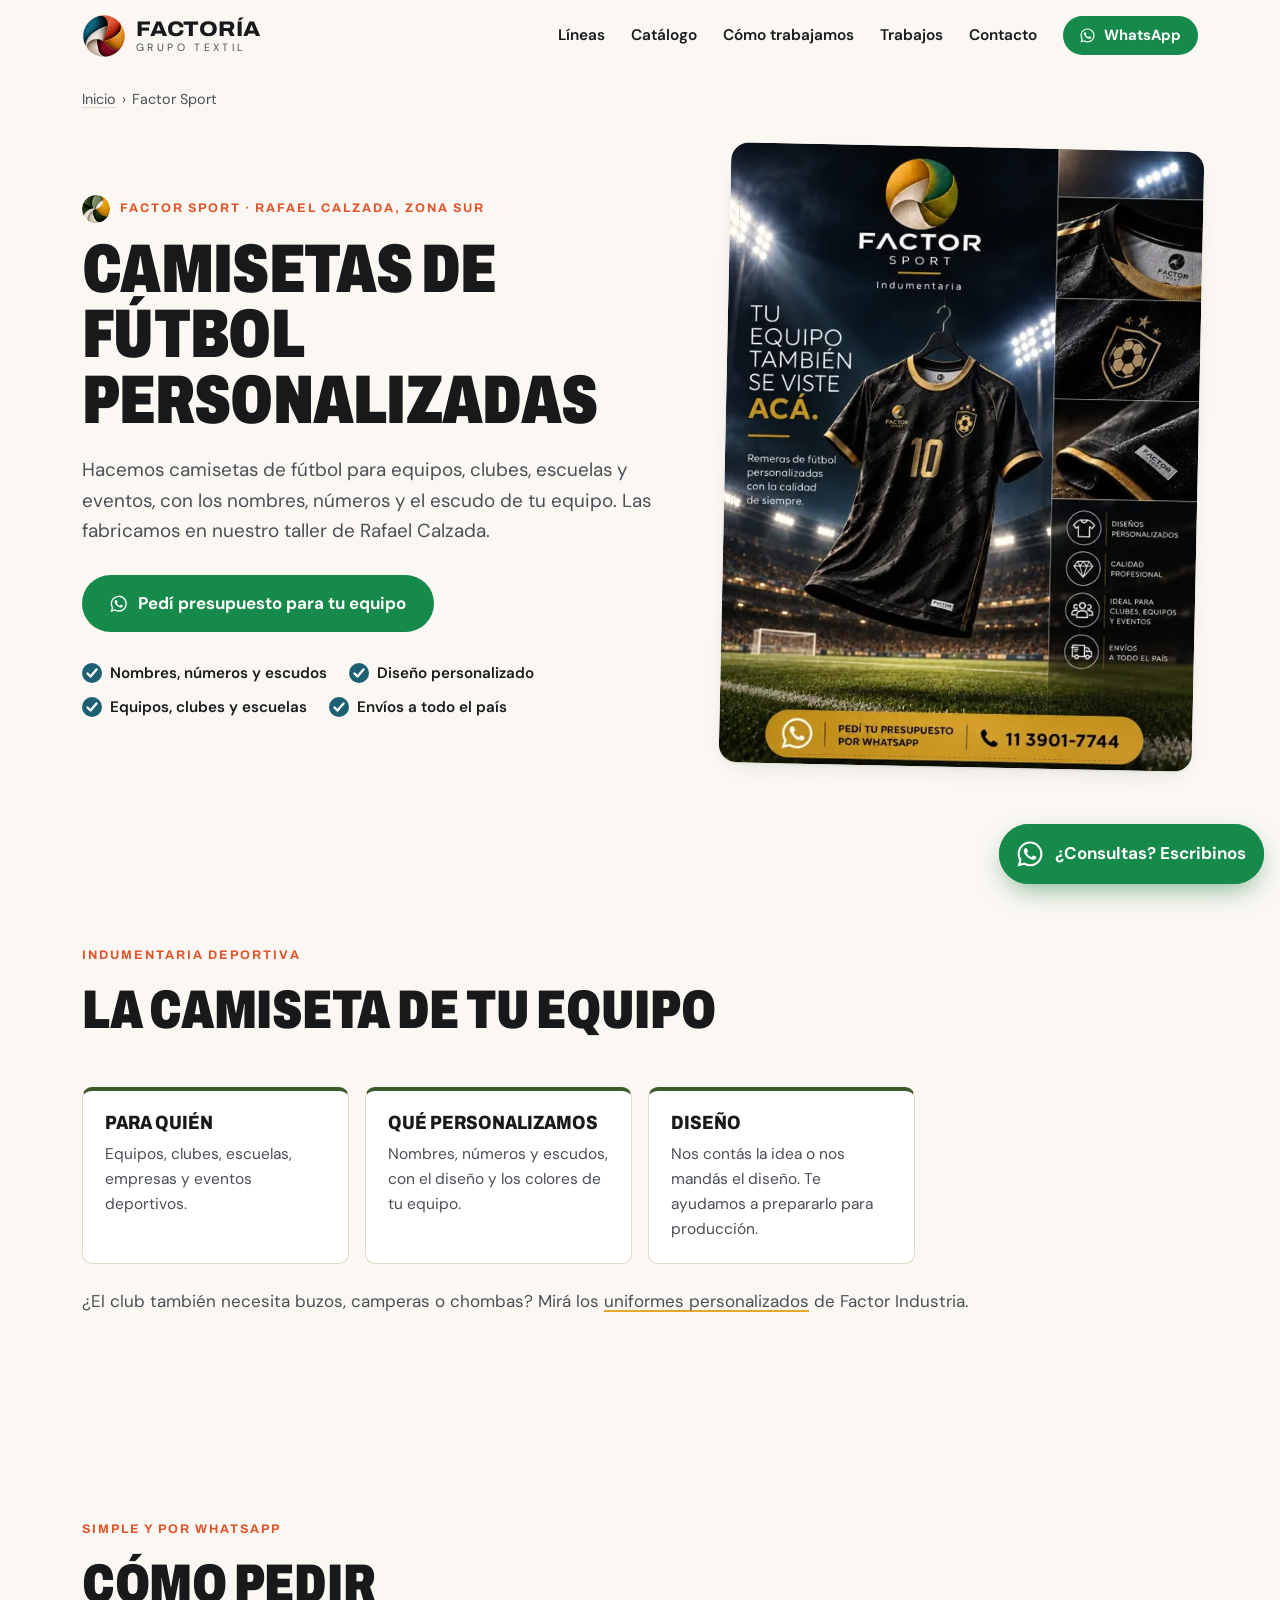
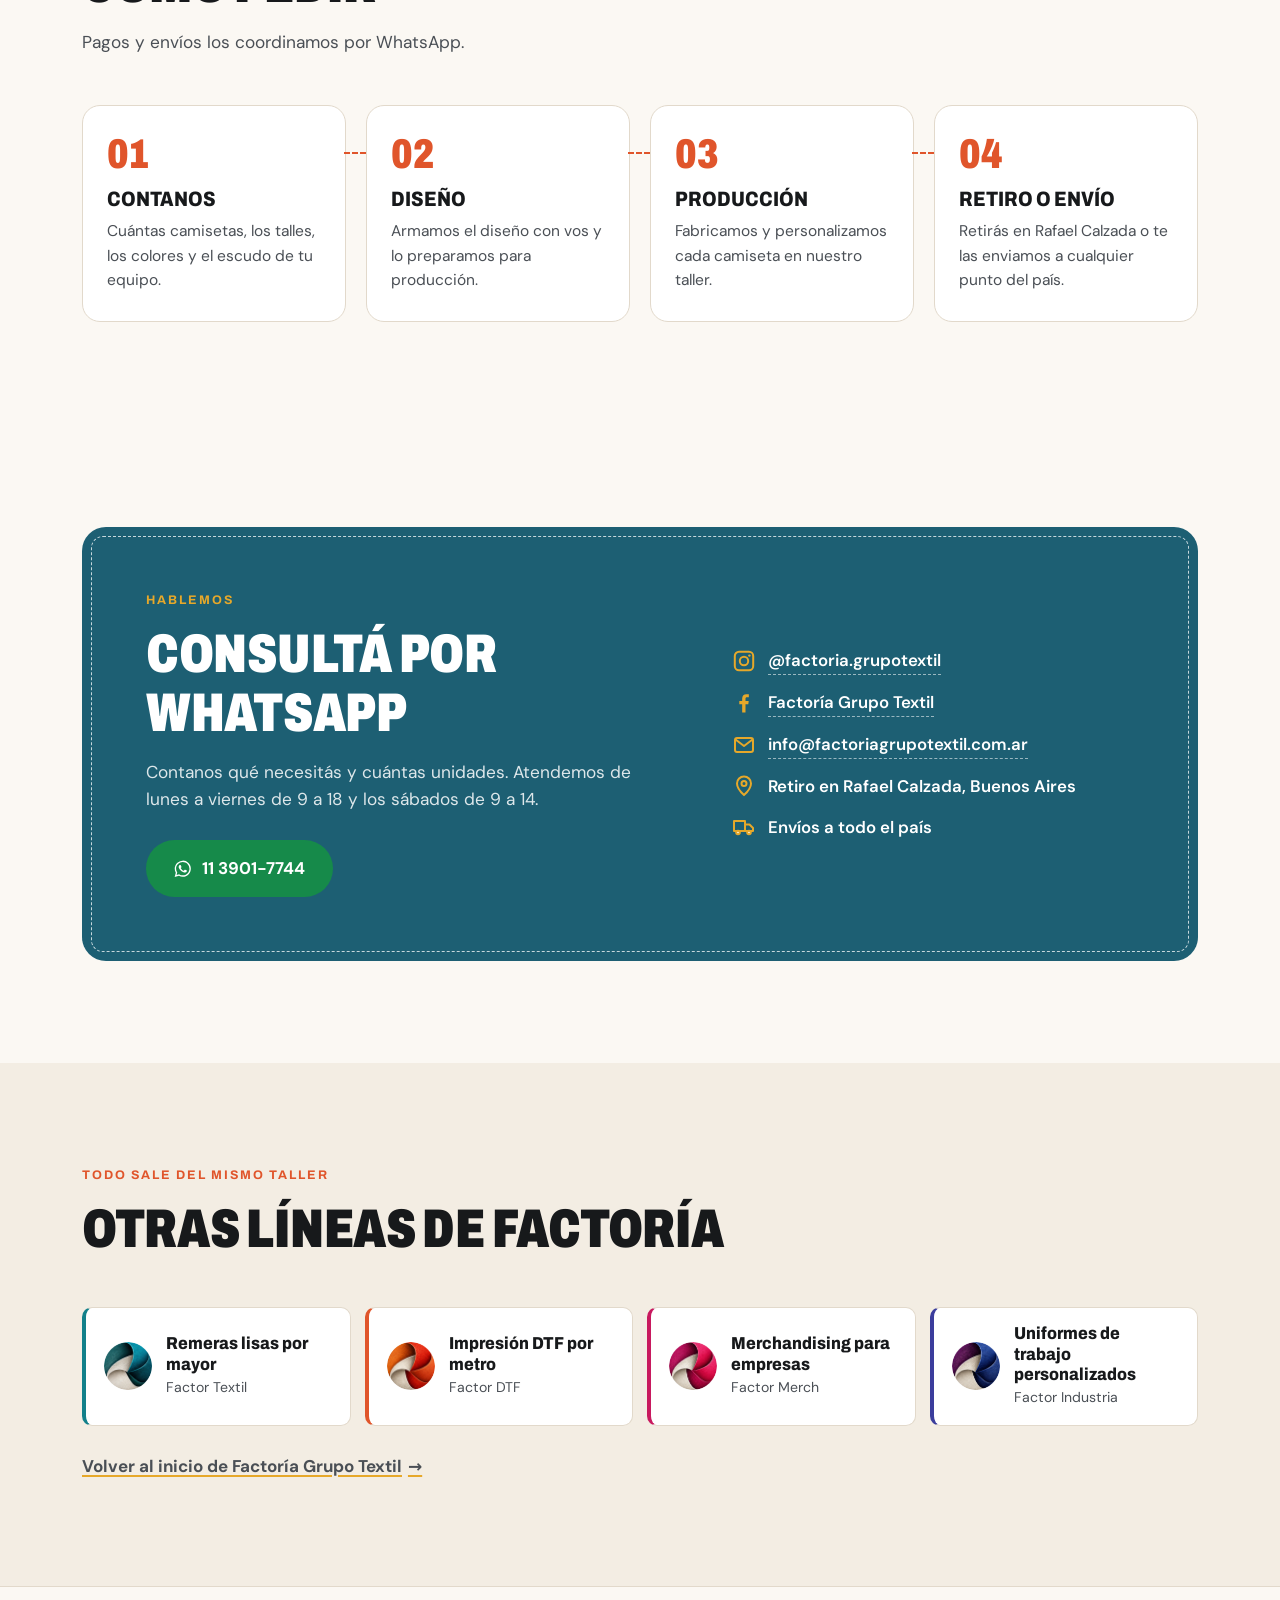
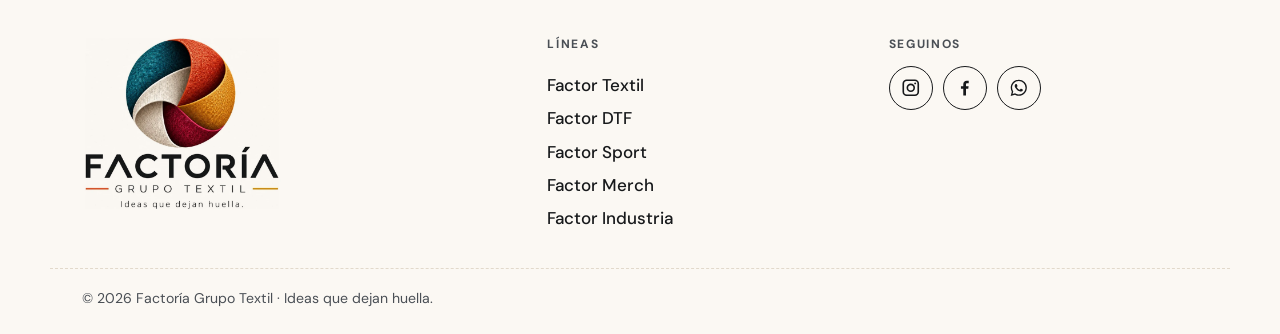
<file: camisetas-de-futbol-personalizadas.html>
<!doctype html>
<html lang="es-AR">
<head>
  <meta charset="utf-8">
  <meta name="viewport" content="width=device-width, initial-scale=1">
  <title>Camisetas de fútbol personalizadas para equipos | Factoría</title>
  <meta name="description" content="Camisetas para tu equipo, club o escuela con nombres, números y escudo. Fábrica en Rafael Calzada, zona sur. Envíos a todo el país. Pedí presupuesto.">
  <meta name="theme-color" content="#1d5f73">
  <link rel="canonical" href="https://factoriagrupotextil.com.ar/camisetas-de-futbol-personalizadas">

  <meta property="og:type" content="website">
  <meta property="og:locale" content="es_AR">
  <meta property="og:site_name" content="Factoría Grupo Textil">
  <meta property="og:url" content="https://factoriagrupotextil.com.ar/camisetas-de-futbol-personalizadas">
  <meta property="og:title" content="Camisetas de fútbol personalizadas para equipos | Factoría">
  <meta property="og:description" content="Camisetas para tu equipo, club o escuela con nombres, números y escudo. Fábrica en Rafael Calzada, zona sur. Envíos a todo el país. Pedí presupuesto.">
  <meta property="og:image" content="https://factoriagrupotextil.com.ar/assets/brand/og-image.jpg">
  <meta property="og:image:width" content="1200">
  <meta property="og:image:height" content="630">
  <meta property="og:image:alt" content="Factoría Grupo Textil · Ideas que dejan huella">
  <meta name="twitter:card" content="summary_large_image">

  <link rel="icon" href="/favicon.ico" sizes="any">
  <link rel="icon" type="image/png" sizes="32x32" href="/assets/brand/favicon-32.png">
  <link rel="apple-touch-icon" href="/assets/brand/apple-touch-icon.png">

  <link rel="preload" href="/assets/fonts/archivo-var.woff2" as="font" type="font/woff2" crossorigin>
  <link rel="preload" href="/assets/fonts/dm-sans-var.woff2" as="font" type="font/woff2" crossorigin>
  <link rel="stylesheet" href="/css/styles.css">

  <!-- Google Analytics 4 -->
  <script async src="https://www.googletagmanager.com/gtag/js?id=G-RGEYKYGEFB"></script>
  <script>
    window.dataLayer = window.dataLayer || [];
    function gtag(){dataLayer.push(arguments);}
    gtag('js', new Date());
    // Tráfico interno: entrar una vez con ?interno=1 marca este navegador (?interno=0 lo desmarca)
    var gaParams = {};
    try {
      if (/[?&]interno=1/.test(location.search)) localStorage.setItem('fgt_interno', '1');
      if (/[?&]interno=0/.test(location.search)) localStorage.removeItem('fgt_interno');
      if (localStorage.getItem('fgt_interno') === '1') gaParams.traffic_type = 'internal';
    } catch (e) {}
    gtag('config', 'G-RGEYKYGEFB', gaParams);
  </script>

  <script type="application/ld+json">
  {
    "@context": "https://schema.org",
    "@graph": [
      {
        "@type": "ClothingStore",
        "@id": "https://factoriagrupotextil.com.ar/#org",
        "name": "Factoría Grupo Textil",
        "url": "https://factoriagrupotextil.com.ar/"
      },
      {
        "@type": "BreadcrumbList",
        "itemListElement": [
          {
            "@type": "ListItem",
            "position": 1,
            "name": "Inicio",
            "item": "https://factoriagrupotextil.com.ar/"
          },
          {
            "@type": "ListItem",
            "position": 2,
            "name": "Factor Sport",
            "item": "https://factoriagrupotextil.com.ar/camisetas-de-futbol-personalizadas"
          }
        ]
      },
      {
        "@type": "Service",
        "@id": "https://factoriagrupotextil.com.ar/camisetas-de-futbol-personalizadas#servicio",
        "name": "Camisetas de fútbol personalizadas",
        "serviceType": "Fabricación de camisetas de fútbol personalizadas",
        "description": "Camisetas para tu equipo, club o escuela con nombres, números y escudo. Fábrica en Rafael Calzada, zona sur. Envíos a todo el país. Pedí presupuesto.",
        "url": "https://factoriagrupotextil.com.ar/camisetas-de-futbol-personalizadas",
        "image": "https://factoriagrupotextil.com.ar/assets/img/lineas/sport-equipos.webp",
        "brand": {
          "@type": "Brand",
          "name": "Factor Sport"
        },
        "provider": {
          "@id": "https://factoriagrupotextil.com.ar/#org"
        },
        "areaServed": {
          "@type": "Country",
          "name": "Argentina"
        }
      }
    ]
  }
  </script>
</head>
<body class="page-line" data-linea="Factor Sport" style="--c:#3e5b2c">
  <a class="skip" href="#main">Saltar al contenido</a>

  <!-- ═════════ HEADER ═════════ -->
  <header class="site-header" id="top">
    <div class="wrap header-row">
      <a class="brand" href="/" aria-label="Factoría Grupo Textil, inicio">
        <img src="/assets/brand/factoria-iso.png" alt="" width="44" height="44">
        <span class="brand-text">
          <span class="brand-name">FACTORÍA</span>
          <span class="brand-sub">Grupo Textil</span>
        </span>
      </a>

      <button class="nav-toggle" aria-expanded="false" aria-controls="nav" aria-label="Abrir menú">
        <span></span><span></span><span></span>
      </button>

      <nav class="nav" id="nav" aria-label="Principal">
        <a href="/#lineas">Líneas</a>
        <a href="/#catalogo">Catálogo</a>
        <a href="/#proceso">Cómo trabajamos</a>
        <a href="/#trabajos">Trabajos</a>
        <a href="#contacto">Contacto</a>
        <a class="btn btn-wa btn-sm" data-wa="¡Hola! Quiero un presupuesto de camisetas de fútbol para mi equipo (Factor Sport)." href="https://wa.me/5491139017744" target="_blank" rel="noopener">
          <svg class="ico" aria-hidden="true"><use href="#i-wa"/></svg> WhatsApp
        </a>
      </nav>
    </div>
  </header>

  <main id="main">

    <!-- ═════════ HERO ═════════ -->
    <section class="hero page-hero">
      <div class="wrap">
        <nav class="crumbs" aria-label="Migas de pan">
          <ol>
            <li><a href="/">Inicio</a></li>
            <li aria-current="page">Factor Sport</li>
          </ol>
        </nav>
      </div>
      <div class="wrap hero-grid">
        <div class="hero-copy">
          <p class="eyebrow"><img class="eyebrow-logo" src="/assets/brand/factor-sport-iso.webp" alt="" width="28" height="28"> Factor Sport · Rafael Calzada, zona sur</p>
          <h1 class="display display-page">Camisetas de fútbol personalizadas</h1>
          <p class="lead">Hacemos camisetas de fútbol para equipos, clubes, escuelas y eventos, con los nombres, números y el escudo de tu equipo. Las fabricamos en nuestro taller de Rafael Calzada.</p>

          <div class="hero-ctas">
            <a class="btn btn-wa btn-lg" data-wa="¡Hola! Quiero un presupuesto de camisetas de fútbol para mi equipo (Factor Sport)." href="https://wa.me/5491139017744" target="_blank" rel="noopener"><svg class="ico" aria-hidden="true"><use href="#i-wa"/></svg> Pedí presupuesto para tu equipo</a>
          </div>

          <ul class="checks" aria-label="Por qué Factor Sport">
            <li>Nombres, números y escudos</li>
            <li>Diseño personalizado</li>
            <li>Equipos, clubes y escuelas</li>
            <li>Envíos a todo el país</li>
          </ul>
        </div>

        <figure class="hero-art stitch">
          <img src="/assets/img/lineas/sport-equipos.webp" srcset="/assets/img/lineas/sport-equipos-sm.webp 560w, /assets/img/lineas/sport-equipos.webp 1024w" sizes="(max-width: 900px) min(520px, calc(100vw - 32px)), 480px" alt="Camiseta de fútbol personalizada negra con detalles dorados, número y escudo, de Factor Sport" width="1024" height="1536" fetchpriority="high">
        </figure>
      </div>
    </section>

    <section class="section" id="camisetas">
      <div class="wrap">
        <header class="section-head">
          <p class="eyebrow">Indumentaria deportiva</p>
          <h2 class="title">La camiseta de tu equipo</h2>
        </header>
        <div class="facts">
          <article class="fact">
            <h3>Para quién</h3>
            <p>Equipos, clubes, escuelas, empresas y eventos deportivos.</p>
          </article>
          <article class="fact">
            <h3>Qué personalizamos</h3>
            <p>Nombres, números y escudos, con el diseño y los colores de tu equipo.</p>
          </article>
          <article class="fact">
            <h3>Diseño</h3>
            <p>Nos contás la idea o nos mandás el diseño. Te ayudamos a prepararlo para producción.</p>
          </article>
        </div>
        <!-- COMPLETAR: mínimo de camisetas por equipo; si nombre, número y escudo van incluidos; técnica (¿sublimado total?). Responde Romina. -->
        <p class="note">¿El club también necesita buzos, camperas o chombas? Mirá los <a href="/uniformes-de-trabajo">uniformes personalizados</a> de Factor Industria.</p>
      </div>
    </section>

    <!-- ═════════ CÓMO PEDIR ═════════ -->
    <section class="section" id="como-pedir">
      <div class="wrap">
        <header class="section-head">
          <p class="eyebrow">Simple y por WhatsApp</p>
          <h2 class="title">Cómo pedir</h2>
          <p class="section-lead">Pagos y envíos los coordinamos por WhatsApp.</p>
        </header>
        <ol class="steps">
          <li class="step">
            <span class="step-n">01</span>
            <h3>Contanos</h3>
            <p>Cuántas camisetas, los talles, los colores y el escudo de tu equipo.</p>
          </li>
          <li class="step">
            <span class="step-n">02</span>
            <h3>Diseño</h3>
            <p>Armamos el diseño con vos y lo preparamos para producción.</p>
          </li>
          <li class="step">
            <span class="step-n">03</span>
            <h3>Producción</h3>
            <p>Fabricamos y personalizamos cada camiseta en nuestro taller.</p>
          </li>
          <li class="step">
            <span class="step-n">04</span>
            <h3>Retiro o envío</h3>
            <p>Retirás en Rafael Calzada o te las enviamos a cualquier punto del país.</p>
          </li>
        </ol>
      </div>
    </section>

    <!-- ═════════ CONTACTO ═════════ -->
    <section class="section" id="contacto">
      <div class="wrap">
        <div class="contact stitch">
          <div class="contact-copy">
            <p class="eyebrow">Hablemos</p>
            <h2 class="title">Consultá por WhatsApp</h2>
            <p class="section-lead">Contanos qué necesitás y cuántas unidades. Atendemos de lunes a viernes de 9 a 18 y los sábados de 9 a 14.</p>
            <a class="btn btn-wa btn-lg" data-wa="¡Hola! Quiero un presupuesto de camisetas de fútbol para mi equipo (Factor Sport)." href="https://wa.me/5491139017744" target="_blank" rel="noopener"><svg class="ico" aria-hidden="true"><use href="#i-wa"/></svg> 11 3901-7744</a>
          </div>
          <ul class="contact-list">
            <li>
              <svg class="ico" aria-hidden="true"><use href="#i-ig"/></svg>
              <a href="https://www.instagram.com/factoria.grupotextil/" target="_blank" rel="noopener">@factoria.grupotextil</a>
            </li>
            <li>
              <svg class="ico" aria-hidden="true"><use href="#i-fb"/></svg>
              <a href="https://www.facebook.com/factoria.grupo.textill/" target="_blank" rel="noopener">Factoría Grupo Textil</a>
            </li>
            <li>
              <svg class="ico" aria-hidden="true"><use href="#i-mail"/></svg>
              <a href="mailto:info@factoriagrupotextil.com.ar">info@factoriagrupotextil.com.ar</a>
            </li>
            <li>
              <svg class="ico" aria-hidden="true"><use href="#i-pin"/></svg>
              <span>Retiro en Rafael Calzada, Buenos Aires</span>
            </li>
            <li>
              <svg class="ico" aria-hidden="true"><use href="#i-truck"/></svg>
              <span>Envíos a todo el país</span>
            </li>
          </ul>
        </div>
      </div>
    </section>

    <section class="section section-alt" id="lineas">
      <div class="wrap">
        <header class="section-head">
          <p class="eyebrow">Todo sale del mismo taller</p>
          <h2 class="title">Otras líneas de Factoría</h2>
        </header>
        <nav class="others" aria-label="Otras líneas">
          <a class="other" href="/remeras-lisas-por-mayor" style="--c:#12808a"><img src="/assets/brand/factor-textil-iso.webp" alt="" width="48" height="48" loading="lazy"><span><strong>Remeras lisas por mayor</strong>Factor Textil</span></a>
          <a class="other" href="/impresion-dtf" style="--c:#e0552b"><img src="/assets/brand/factor-dtf-iso.webp" alt="" width="48" height="48" loading="lazy"><span><strong>Impresión DTF por metro</strong>Factor DTF</span></a>
          <a class="other" href="/merchandising-para-empresas" style="--c:#c8195f"><img src="/assets/brand/factor-merch-iso.webp" alt="" width="48" height="48" loading="lazy"><span><strong>Merchandising para empresas</strong>Factor Merch</span></a>
          <a class="other" href="/uniformes-de-trabajo" style="--c:#3b3d9c"><img src="/assets/brand/factor-indu-iso.webp" alt="" width="48" height="48" loading="lazy"><span><strong>Uniformes de trabajo personalizados</strong>Factor Industria</span></a>
        </nav>
        <p class="note"><a class="link-arrow" href="/">Volver al inicio de Factoría Grupo Textil</a></p>
      </div>
    </section>
  </main>

  <!-- ═════════ FOOTER ═════════ -->
  <footer class="site-footer">
    <div class="wrap footer-grid">
      <div>
        <a href="/"><img class="footer-logo" src="/assets/brand/factoria-logo.webp" alt="Factoría Grupo Textil · Ideas que dejan huella." width="220" height="195" loading="lazy"></a>
      </div>
      <nav aria-label="Líneas">
        <p class="f-title">Líneas</p>
        <a href="/remeras-lisas-por-mayor">Factor Textil</a>
        <a href="/impresion-dtf">Factor DTF</a>
        <a href="/camisetas-de-futbol-personalizadas">Factor Sport</a>
        <a href="/merchandising-para-empresas">Factor Merch</a>
        <a href="/uniformes-de-trabajo">Factor Industria</a>
      </nav>
      <div>
        <p class="f-title">Seguinos</p>
        <div class="socials">
          <a href="https://www.instagram.com/factoria.grupotextil/" target="_blank" rel="noopener" aria-label="Instagram"><svg class="ico" aria-hidden="true"><use href="#i-ig"/></svg></a>
          <a href="https://www.facebook.com/factoria.grupo.textill/" target="_blank" rel="noopener" aria-label="Facebook"><svg class="ico" aria-hidden="true"><use href="#i-fb"/></svg></a>
          <a data-wa="¡Hola Factoría!" href="https://wa.me/5491139017744" target="_blank" rel="noopener" aria-label="WhatsApp"><svg class="ico" aria-hidden="true"><use href="#i-wa"/></svg></a>
        </div>
      </div>
    </div>
    <div class="wrap footer-bottom">
      <p>© <span id="year">2026</span> Factoría Grupo Textil · Ideas que dejan huella.</p>
    </div>
  </footer>

  <!-- Botón flotante de WhatsApp -->
  <a class="wa-float" data-wa="¡Hola! Quiero un presupuesto de camisetas de fútbol para mi equipo (Factor Sport)." href="https://wa.me/5491139017744" target="_blank" rel="noopener" aria-label="Escribinos por WhatsApp">
    <svg aria-hidden="true"><use href="#i-wa"/></svg>
    <span class="wa-float-label">¿Consultas? Escribinos</span>
  </a>

  <!-- Lightbox -->
  <dialog class="lightbox" id="lightbox" aria-label="Imagen ampliada">
    <button class="lb-close" type="button" aria-label="Cerrar">×</button>
    <img alt="">
    <p class="lb-caption"></p>
  </dialog>

  <!-- Íconos -->
  <svg width="0" height="0" style="position:absolute" aria-hidden="true">
    <symbol id="i-wa" viewBox="0 0 24 24"><path fill="currentColor" d="M19.05 4.91A9.82 9.82 0 0 0 12.04 2C6.58 2 2.13 6.45 2.13 11.91c0 1.75.46 3.45 1.32 4.95L2.05 22l5.25-1.38a9.9 9.9 0 0 0 4.74 1.21c5.46 0 9.91-4.45 9.91-9.91 0-2.65-1.03-5.14-2.9-7.01ZM12.04 20.15a8.2 8.2 0 0 1-4.19-1.15l-.3-.18-3.12.82.83-3.04-.2-.31a8.2 8.2 0 0 1-1.26-4.38c0-4.54 3.7-8.24 8.24-8.24 2.2 0 4.27.86 5.82 2.42a8.18 8.18 0 0 1 2.41 5.83c.01 4.54-3.69 8.23-8.23 8.23Zm4.52-6.16c-.25-.12-1.47-.72-1.69-.81-.23-.08-.39-.12-.56.12-.17.25-.64.81-.78.97-.14.17-.29.19-.54.06-.25-.12-1.05-.39-1.99-1.23-.74-.66-1.23-1.47-1.38-1.72-.14-.25-.02-.38.11-.51.11-.11.25-.29.37-.43.12-.14.17-.25.25-.41.08-.17.04-.31-.02-.43-.06-.12-.56-1.34-.76-1.84-.2-.48-.41-.42-.56-.43h-.48c-.17 0-.43.06-.66.31-.22.25-.86.85-.86 2.07 0 1.22.89 2.4 1.01 2.56.12.17 1.75 2.67 4.23 3.74.59.26 1.05.41 1.41.52.59.19 1.13.16 1.56.1.48-.07 1.47-.6 1.67-1.18.21-.58.21-1.07.14-1.18-.06-.11-.22-.17-.47-.29Z"/></symbol>
    <symbol id="i-ig" viewBox="0 0 24 24"><path fill="none" stroke="currentColor" stroke-width="2" d="M7 2.8h10A4.2 4.2 0 0 1 21.2 7v10a4.2 4.2 0 0 1-4.2 4.2H7A4.2 4.2 0 0 1 2.8 17V7A4.2 4.2 0 0 1 7 2.8Z"/><circle cx="12" cy="12" r="4.2" fill="none" stroke="currentColor" stroke-width="2"/><circle cx="17.4" cy="6.6" r="1.2" fill="currentColor"/></symbol>
    <symbol id="i-fb" viewBox="0 0 24 24"><path fill="currentColor" d="M13.5 21.5v-8.2h2.8l.4-3.3h-3.2V7.9c0-.95.27-1.6 1.63-1.6h1.72V3.37a23 23 0 0 0-2.5-.13c-2.48 0-4.18 1.51-4.18 4.3V10H7.3v3.3h2.87v8.2h3.33Z"/></symbol>
    <symbol id="i-pin" viewBox="0 0 24 24"><path fill="none" stroke="currentColor" stroke-width="2" d="M12 21s-7-6.2-7-11.5A7 7 0 0 1 19 9.5C19 14.8 12 21 12 21Z"/><circle cx="12" cy="9.5" r="2.5" fill="none" stroke="currentColor" stroke-width="2"/></symbol>
    <symbol id="i-mail" viewBox="0 0 24 24"><rect x="3" y="5" width="18" height="14" rx="2" fill="none" stroke="currentColor" stroke-width="2"/><path d="m3.5 6.5 8.5 6.5 8.5-6.5" fill="none" stroke="currentColor" stroke-width="2" stroke-linejoin="round"/></symbol>
    <symbol id="i-truck" viewBox="0 0 24 24"><path fill="none" stroke="currentColor" stroke-width="2" stroke-linejoin="round" d="M2 6h11v10H2zM13 9.5h4.5L21 13v3h-8z"/><circle cx="6" cy="17.5" r="1.8" fill="#fff" stroke="currentColor" stroke-width="2"/><circle cx="17" cy="17.5" r="1.8" fill="#fff" stroke="currentColor" stroke-width="2"/></symbol>
  </svg>

  <script src="/js/main.js"></script>
</body>
</html>
</file>
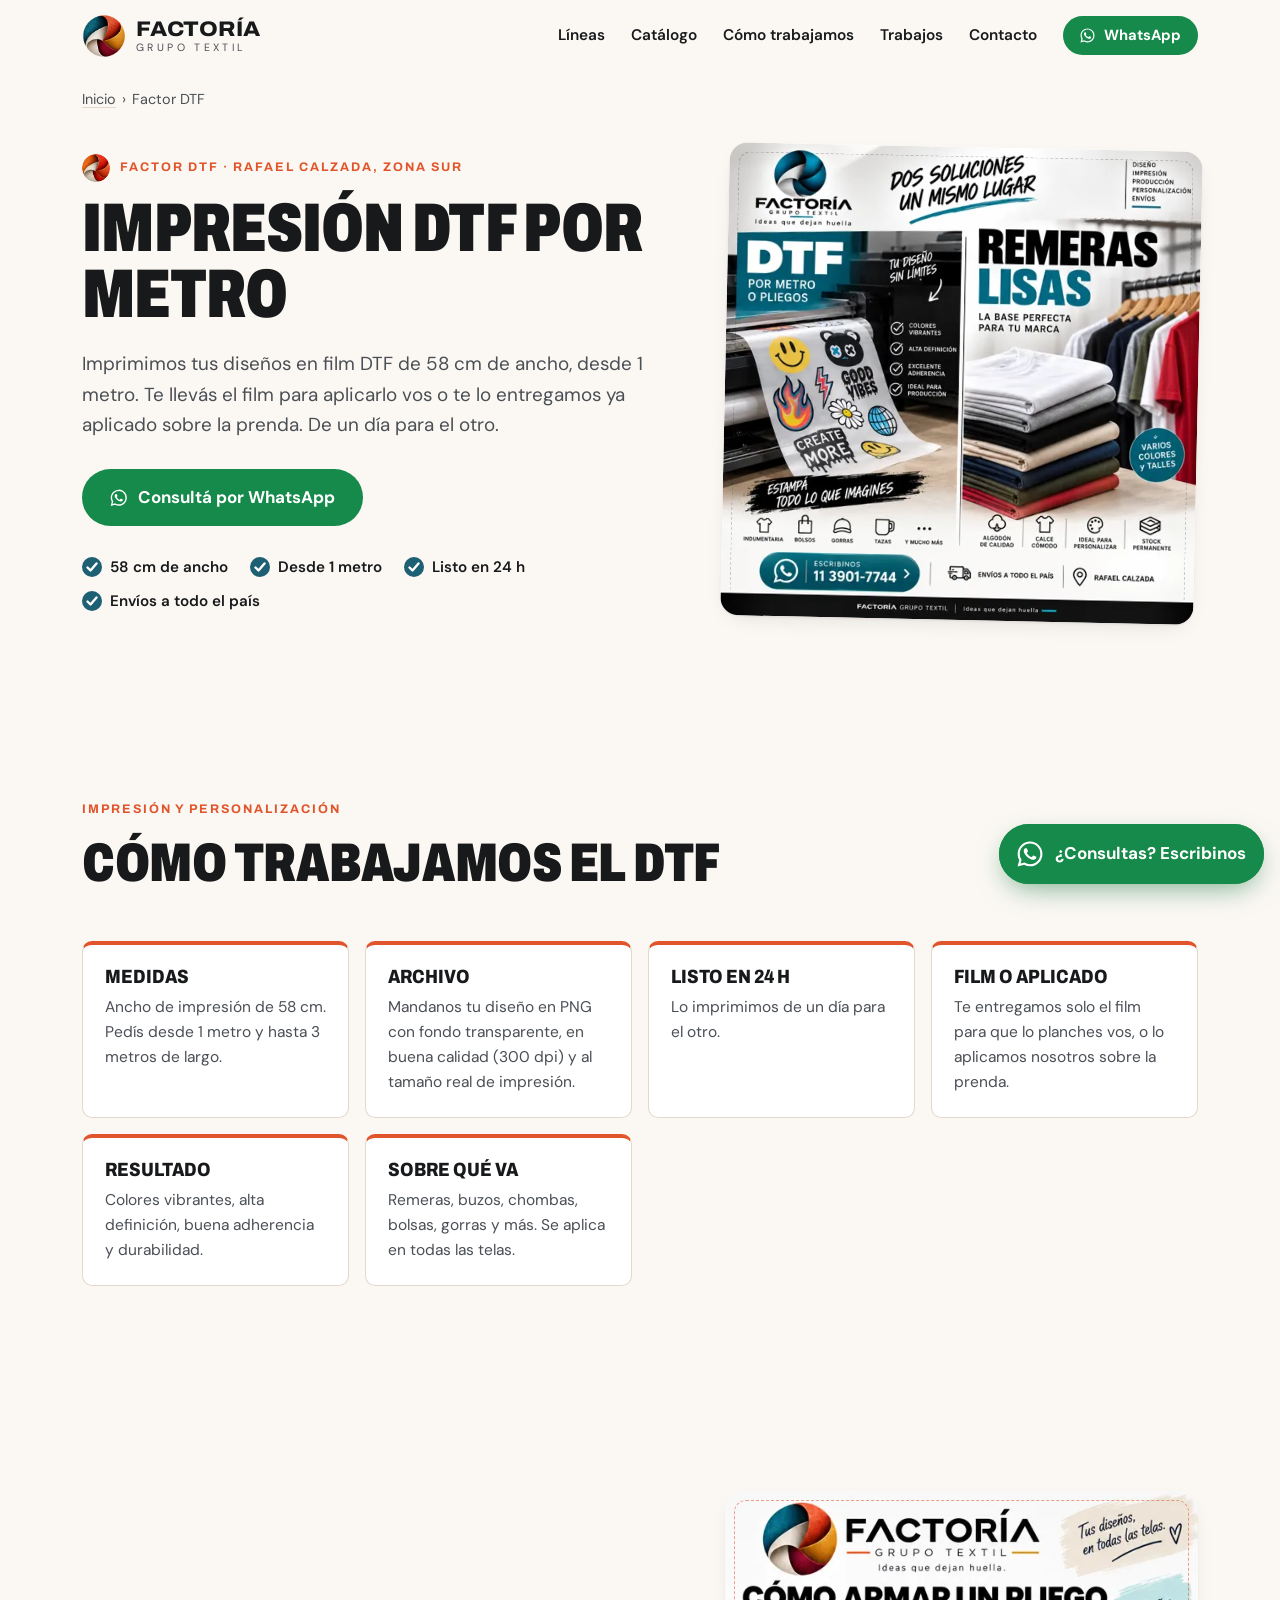
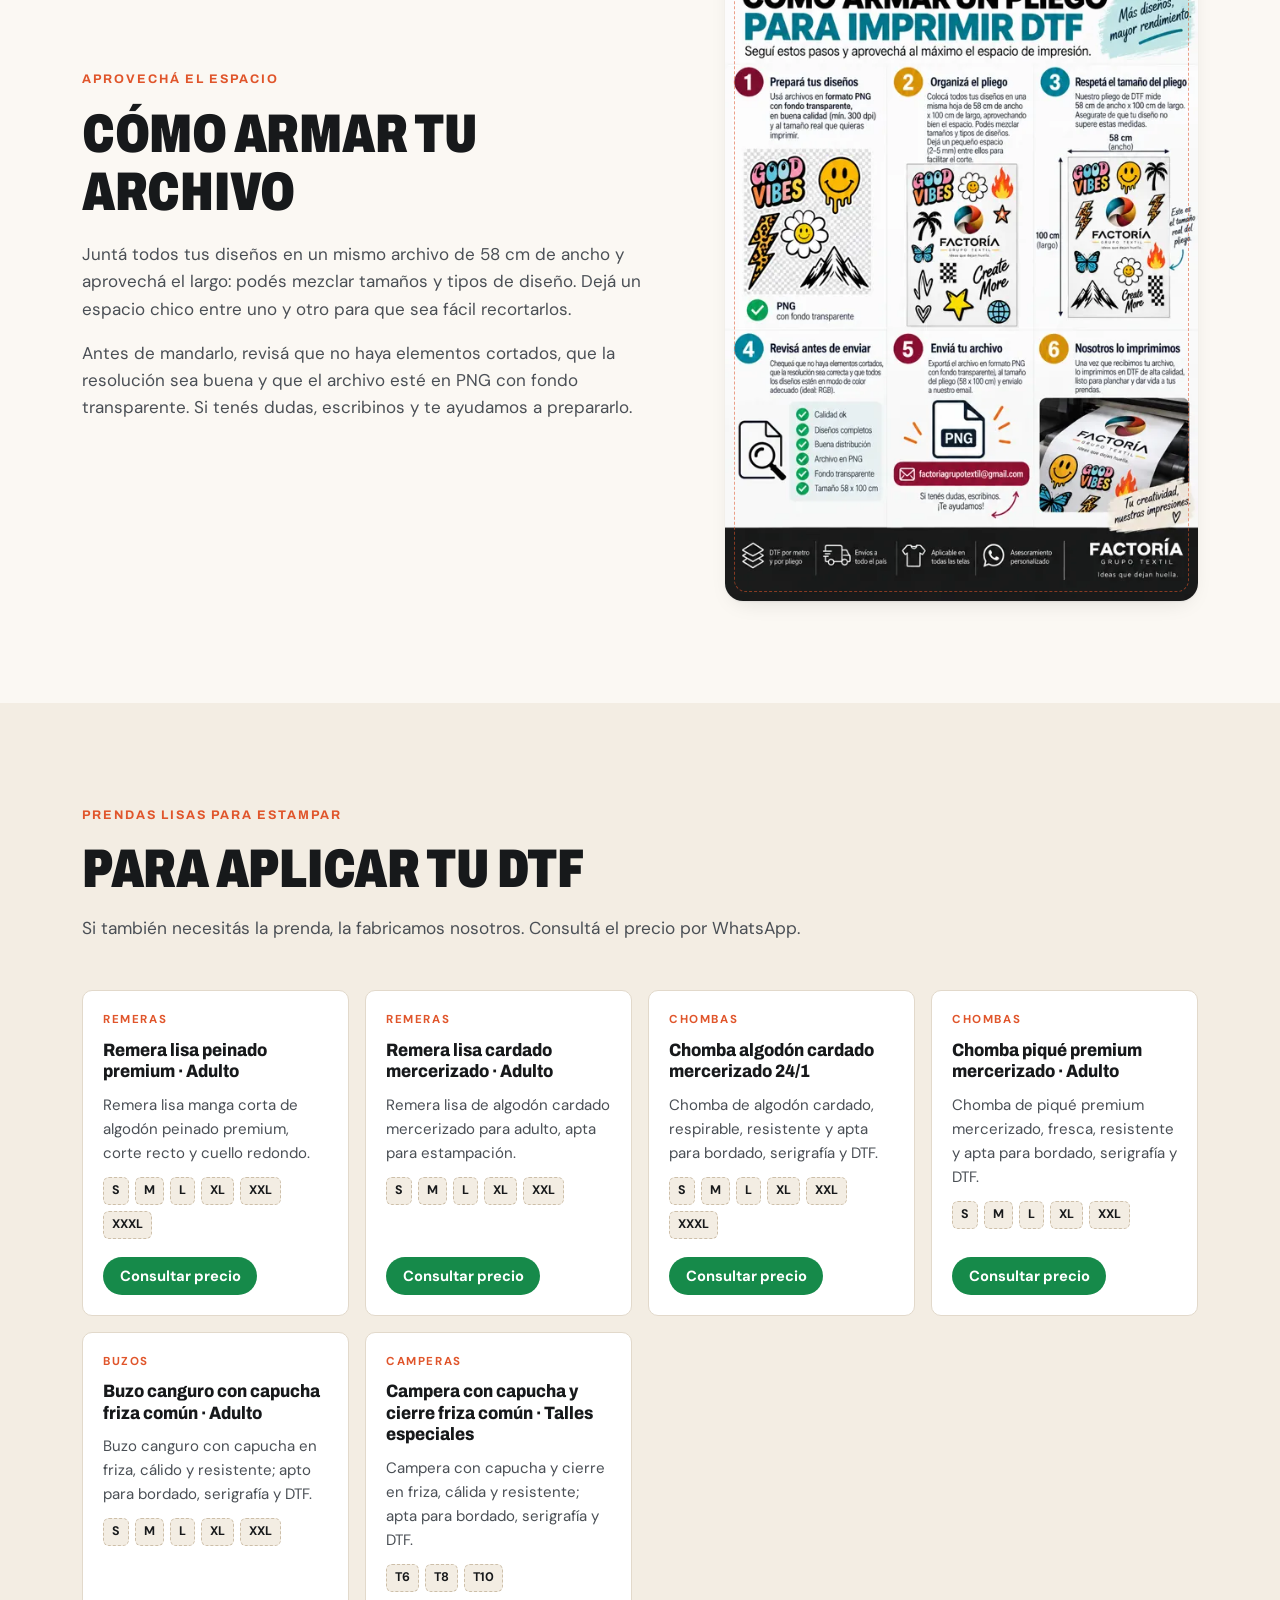
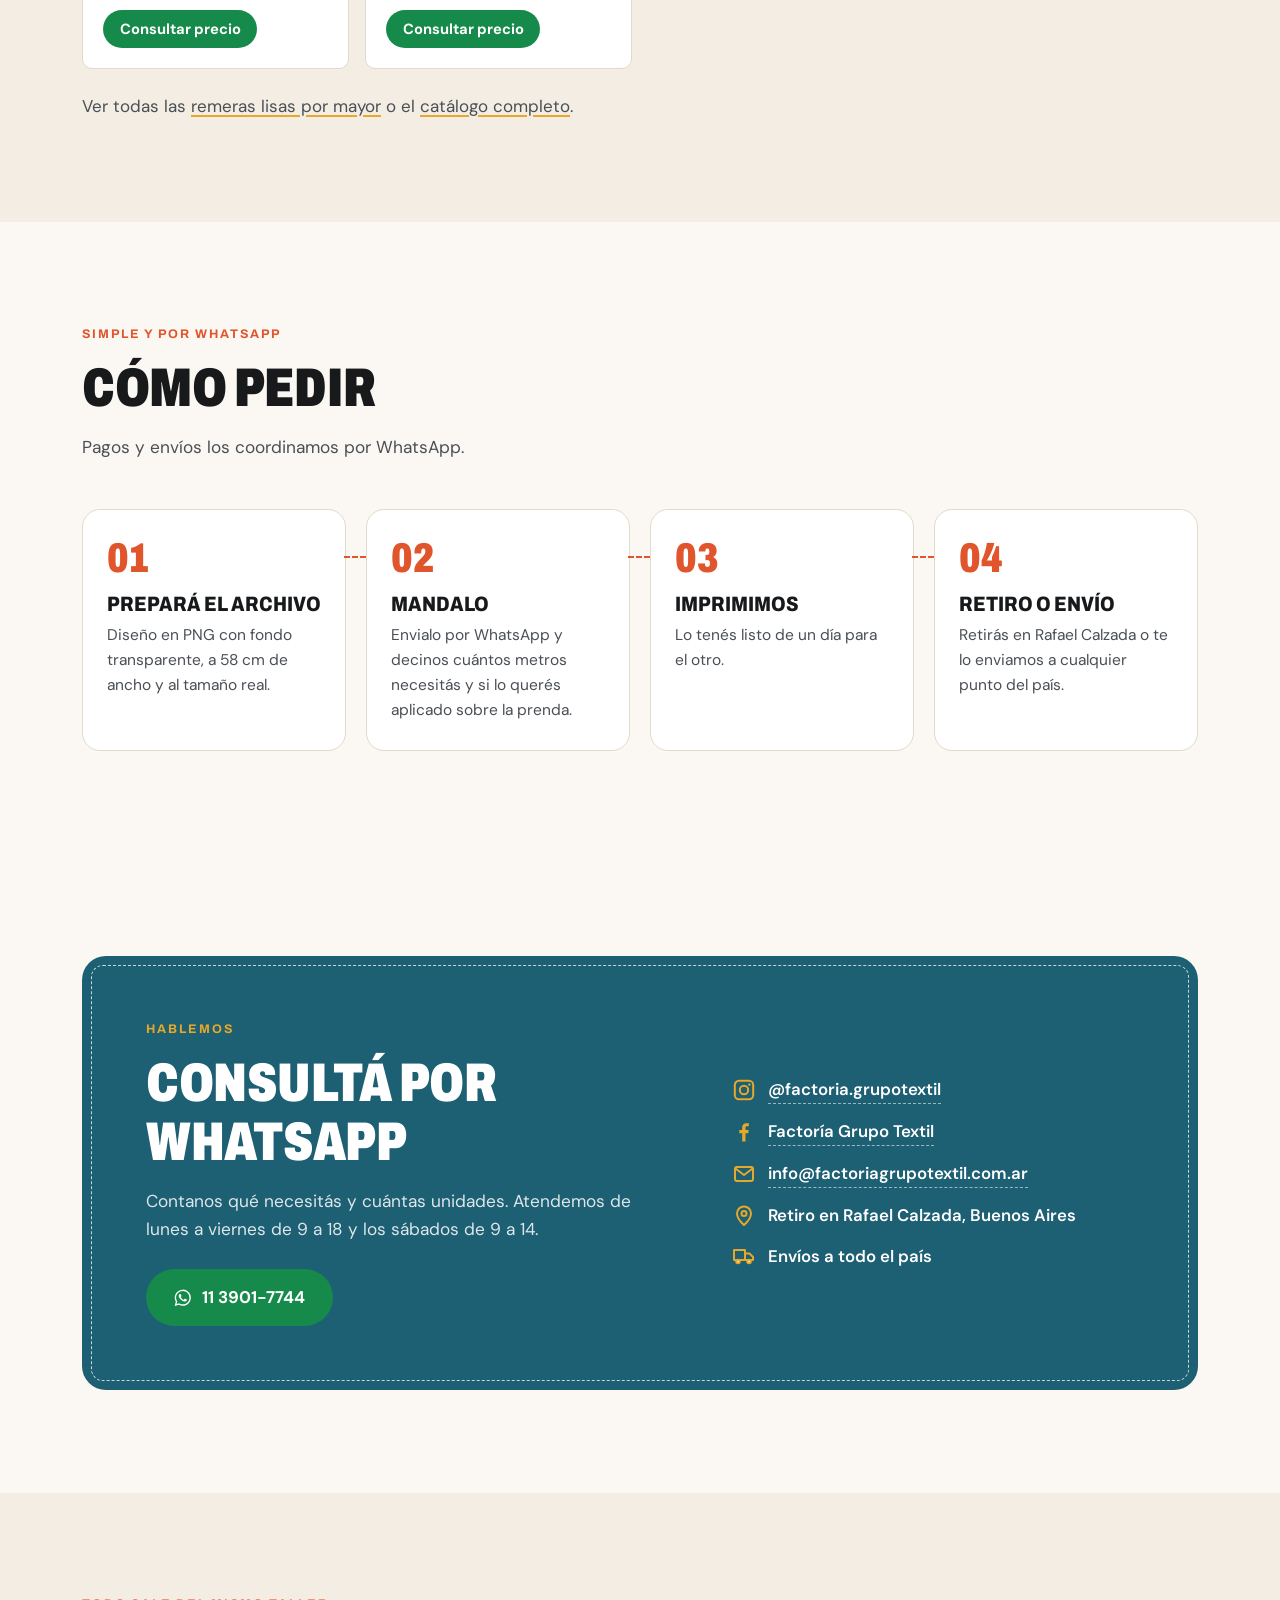
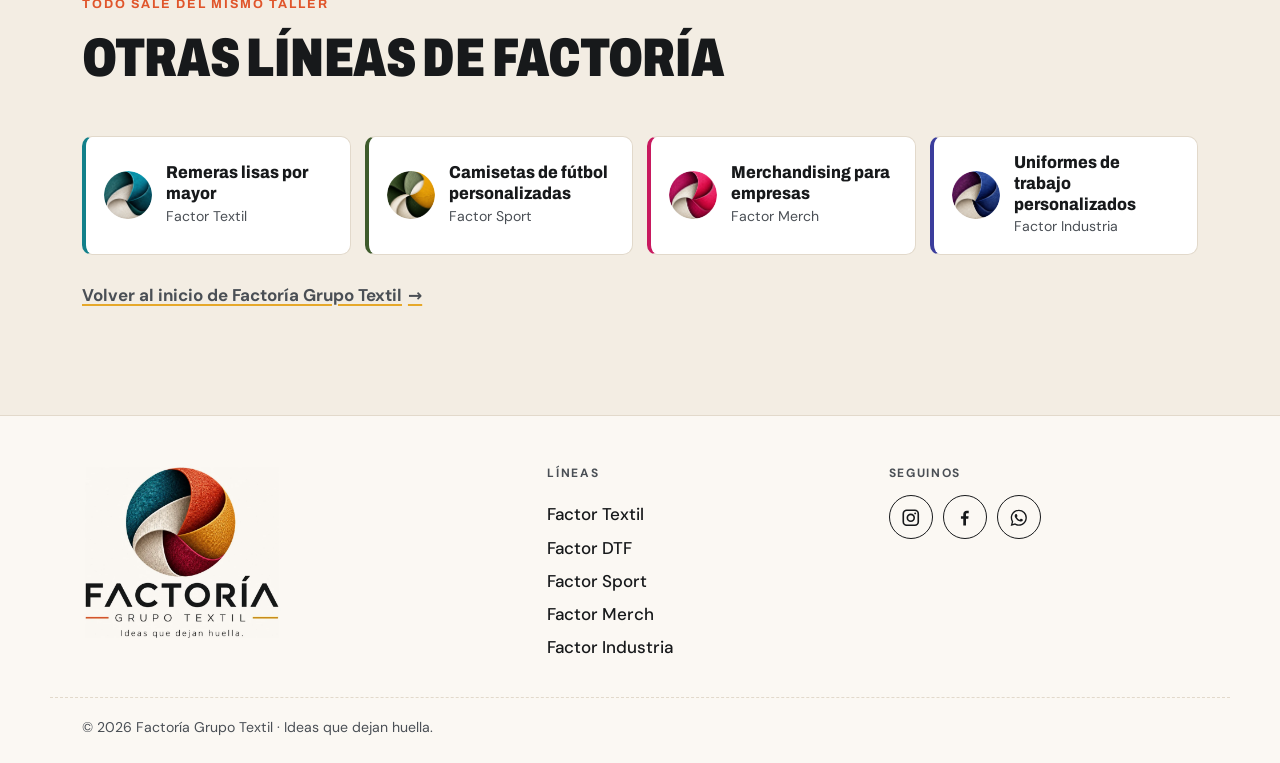
<file: impresion-dtf.html>
<!doctype html>
<html lang="es-AR">
<head>
  <meta charset="utf-8">
  <meta name="viewport" content="width=device-width, initial-scale=1">
  <title>Impresión DTF por metro en zona sur · Factor DTF</title>
  <meta name="description" content="Impresión DTF por metro en zona sur: 58 cm de ancho, de 1 a 3 metros, archivo PNG y listo en 24 h. Film solo o aplicado sobre la prenda.">
  <meta name="theme-color" content="#1d5f73">
  <link rel="canonical" href="https://factoriagrupotextil.com.ar/impresion-dtf">

  <meta property="og:type" content="website">
  <meta property="og:locale" content="es_AR">
  <meta property="og:site_name" content="Factoría Grupo Textil">
  <meta property="og:url" content="https://factoriagrupotextil.com.ar/impresion-dtf">
  <meta property="og:title" content="Impresión DTF por metro · Factor DTF">
  <meta property="og:description" content="Impresión DTF por metro en zona sur: 58 cm de ancho, de 1 a 3 metros, archivo PNG y listo en 24 h. Film solo o aplicado sobre la prenda.">
  <meta property="og:image" content="https://factoriagrupotextil.com.ar/assets/brand/og-image.jpg">
  <meta property="og:image:width" content="1200">
  <meta property="og:image:height" content="630">
  <meta property="og:image:alt" content="Factoría Grupo Textil · Ideas que dejan huella">
  <meta name="twitter:card" content="summary_large_image">

  <link rel="icon" href="/favicon.ico" sizes="any">
  <link rel="icon" type="image/png" sizes="32x32" href="/assets/brand/favicon-32.png">
  <link rel="apple-touch-icon" href="/assets/brand/apple-touch-icon.png">

  <link rel="preload" href="/assets/fonts/archivo-var.woff2" as="font" type="font/woff2" crossorigin>
  <link rel="preload" href="/assets/fonts/dm-sans-var.woff2" as="font" type="font/woff2" crossorigin>
  <link rel="stylesheet" href="/css/styles.css">

  <!-- Google Analytics 4 -->
  <script async src="https://www.googletagmanager.com/gtag/js?id=G-RGEYKYGEFB"></script>
  <script>
    window.dataLayer = window.dataLayer || [];
    function gtag(){dataLayer.push(arguments);}
    gtag('js', new Date());
    // Tráfico interno: entrar una vez con ?interno=1 marca este navegador (?interno=0 lo desmarca)
    var gaParams = {};
    try {
      if (/[?&]interno=1/.test(location.search)) localStorage.setItem('fgt_interno', '1');
      if (/[?&]interno=0/.test(location.search)) localStorage.removeItem('fgt_interno');
      if (localStorage.getItem('fgt_interno') === '1') gaParams.traffic_type = 'internal';
    } catch (e) {}
    gtag('config', 'G-RGEYKYGEFB', gaParams);
  </script>

  <script type="application/ld+json">
  {
    "@context": "https://schema.org",
    "@graph": [
      {
        "@type": "ClothingStore",
        "@id": "https://factoriagrupotextil.com.ar/#org",
        "name": "Factoría Grupo Textil",
        "url": "https://factoriagrupotextil.com.ar/"
      },
      {
        "@type": "BreadcrumbList",
        "itemListElement": [
          {
            "@type": "ListItem",
            "position": 1,
            "name": "Inicio",
            "item": "https://factoriagrupotextil.com.ar/"
          },
          {
            "@type": "ListItem",
            "position": 2,
            "name": "Factor DTF",
            "item": "https://factoriagrupotextil.com.ar/impresion-dtf"
          }
        ]
      },
      {
        "@type": "Service",
        "@id": "https://factoriagrupotextil.com.ar/impresion-dtf#servicio",
        "name": "Impresión DTF por metro",
        "serviceType": "Impresión DTF textil por metro",
        "description": "Impresión DTF por metro en zona sur: 58 cm de ancho, de 1 a 3 metros, archivo PNG y listo en 24 h. Film solo o aplicado sobre la prenda.",
        "url": "https://factoriagrupotextil.com.ar/impresion-dtf",
        "image": "https://factoriagrupotextil.com.ar/assets/img/lineas/dtf-remeras.webp",
        "brand": {
          "@type": "Brand",
          "name": "Factor DTF"
        },
        "provider": {
          "@id": "https://factoriagrupotextil.com.ar/#org"
        },
        "areaServed": {
          "@type": "Country",
          "name": "Argentina"
        }
      }
    ]
  }
  </script>
</head>
<body class="page-line" data-linea="Factor DTF" style="--c:#e0552b">
  <a class="skip" href="#main">Saltar al contenido</a>

  <!-- ═════════ HEADER ═════════ -->
  <header class="site-header" id="top">
    <div class="wrap header-row">
      <a class="brand" href="/" aria-label="Factoría Grupo Textil, inicio">
        <img src="/assets/brand/factoria-iso.png" alt="" width="44" height="44">
        <span class="brand-text">
          <span class="brand-name">FACTORÍA</span>
          <span class="brand-sub">Grupo Textil</span>
        </span>
      </a>

      <button class="nav-toggle" aria-expanded="false" aria-controls="nav" aria-label="Abrir menú">
        <span></span><span></span><span></span>
      </button>

      <nav class="nav" id="nav" aria-label="Principal">
        <a href="/#lineas">Líneas</a>
        <a href="/#catalogo">Catálogo</a>
        <a href="/#proceso">Cómo trabajamos</a>
        <a href="/#trabajos">Trabajos</a>
        <a href="#contacto">Contacto</a>
        <a class="btn btn-wa btn-sm" data-wa="¡Hola! Quiero consultar por impresión DTF por metro (Factor DTF)." href="https://wa.me/5491139017744" target="_blank" rel="noopener">
          <svg class="ico" aria-hidden="true"><use href="#i-wa"/></svg> WhatsApp
        </a>
      </nav>
    </div>
  </header>

  <main id="main">

    <!-- ═════════ HERO ═════════ -->
    <section class="hero page-hero">
      <div class="wrap">
        <nav class="crumbs" aria-label="Migas de pan">
          <ol>
            <li><a href="/">Inicio</a></li>
            <li aria-current="page">Factor DTF</li>
          </ol>
        </nav>
      </div>
      <div class="wrap hero-grid">
        <div class="hero-copy">
          <p class="eyebrow"><img class="eyebrow-logo" src="/assets/brand/factor-dtf-iso.webp" alt="" width="28" height="28"> Factor DTF · Rafael Calzada, zona sur</p>
          <h1 class="display display-page">Impresión DTF por metro</h1>
          <p class="lead">Imprimimos tus diseños en film DTF de 58 cm de ancho, desde 1 metro. Te llevás el film para aplicarlo vos o te lo entregamos ya aplicado sobre la prenda. De un día para el otro.</p>

          <div class="hero-ctas">
            <a class="btn btn-wa btn-lg" data-wa="¡Hola! Quiero consultar por impresión DTF por metro (Factor DTF)." href="https://wa.me/5491139017744" target="_blank" rel="noopener"><svg class="ico" aria-hidden="true"><use href="#i-wa"/></svg> Consultá por WhatsApp</a>
          </div>

          <ul class="checks" aria-label="Por qué Factor DTF">
            <li>58 cm de ancho</li>
            <li>Desde 1 metro</li>
            <li>Listo en 24 h</li>
            <li>Envíos a todo el país</li>
          </ul>
        </div>

        <figure class="hero-art stitch">
          <img src="/assets/img/lineas/dtf-remeras.webp" srcset="/assets/img/lineas/dtf-remeras-sm.webp 560w, /assets/img/lineas/dtf-remeras.webp 1200w" sizes="(max-width: 900px) min(520px, calc(100vw - 32px)), 480px" alt="Remeras estampadas con impresión DTF de Factor DTF" width="1200" height="1200" fetchpriority="high">
        </figure>
      </div>
    </section>

    <section class="section" id="dtf">
      <div class="wrap">
        <header class="section-head">
          <p class="eyebrow">Impresión y personalización</p>
          <h2 class="title">Cómo trabajamos el DTF</h2>
        </header>
        <div class="facts">
          <article class="fact">
            <h3>Medidas</h3>
            <p>Ancho de impresión de 58 cm. Pedís desde 1 metro y hasta 3 metros de largo.</p>
          </article>
          <article class="fact">
            <h3>Archivo</h3>
            <p>Mandanos tu diseño en PNG con fondo transparente, en buena calidad (300 dpi) y al tamaño real de impresión.</p>
          </article>
          <article class="fact">
            <h3>Listo en 24 h</h3>
            <p>Lo imprimimos de un día para el otro.</p>
          </article>
          <article class="fact">
            <h3>Film o aplicado</h3>
            <p>Te entregamos solo el film para que lo planches vos, o lo aplicamos nosotros sobre la prenda.</p>
          </article>
          <article class="fact">
            <h3>Resultado</h3>
            <p>Colores vibrantes, alta definición, buena adherencia y durabilidad.</p>
          </article>
          <article class="fact">
            <h3>Sobre qué va</h3>
            <p>Remeras, buzos, chombas, bolsas, gorras y más. Se aplica en todas las telas.</p>
          </article>
        </div>
      </div>
    </section>

    <section class="section" id="pliegos">
      <div class="wrap split">
        <div>
          <p class="eyebrow">Aprovechá el espacio</p>
          <h2 class="title">Cómo armar tu archivo</h2>
          <!-- COMPLETAR: confirmar si siguen vendiendo por pliegos y su medida (la guía dice 58 × 100 cm). -->
          <div class="prose">
            <p>Juntá todos tus diseños en un mismo archivo de 58 cm de ancho y aprovechá el largo: podés mezclar tamaños y tipos de diseño. Dejá un espacio chico entre uno y otro para que sea fácil recortarlos.</p>
            <p>Antes de mandarlo, revisá que no haya elementos cortados, que la resolución sea buena y que el archivo esté en PNG con fondo transparente. Si tenés dudas, escribinos y te ayudamos a prepararlo.</p>
          </div>
        </div>
        <figure class="page-figure stitch">
          <button class="figure-zoom" type="button" data-lightbox="/assets/img/lineas/dtf-guia-pliego.webp" data-caption="Cómo armar un pliego para imprimir DTF"><img src="/assets/img/lineas/dtf-guia-pliego-sm.webp" alt="Guía paso a paso para armar un pliego de impresión DTF: preparar los diseños en PNG con fondo transparente, organizarlos y respetar el tamaño" loading="lazy" width="560" height="840"></button>
        </figure>
      </div>
    </section>

    <section class="section section-alt" id="productos">
      <div class="wrap">
        <header class="section-head">
          <p class="eyebrow">Prendas lisas para estampar</p>
          <h2 class="title">Para aplicar tu DTF</h2>
          <p class="section-lead">Si también necesitás la prenda, la fabricamos nosotros. Consultá el precio por WhatsApp.</p>
        </header>
        <div class="products">
          <article class="product" data-cat="Remeras">
            <p class="p-cat">Remeras</p>
            <h3 class="p-name">Remera lisa peinado premium · Adulto</h3>
            <p class="p-desc">Remera lisa manga corta de algodón peinado premium, corte recto y cuello redondo.</p>
            <ul class="p-sizes" aria-label="Talles"><li>S</li><li>M</li><li>L</li><li>XL</li><li>XXL</li><li>XXXL</li></ul>
            <div class="p-actions"><a class="btn btn-wa btn-sm" data-wa="¡Hola Factoría! Quiero consultar precio por cantidad de: Remera lisa peinado premium · Adulto" href="https://wa.me/5491139017744" target="_blank" rel="noopener">Consultar precio</a></div>
          </article>
          <article class="product" data-cat="Remeras">
            <p class="p-cat">Remeras</p>
            <h3 class="p-name">Remera lisa cardado mercerizado · Adulto</h3>
            <p class="p-desc">Remera lisa de algodón cardado mercerizado para adulto, apta para estampación.</p>
            <ul class="p-sizes" aria-label="Talles"><li>S</li><li>M</li><li>L</li><li>XL</li><li>XXL</li></ul>
            <div class="p-actions"><a class="btn btn-wa btn-sm" data-wa="¡Hola Factoría! Quiero consultar precio por cantidad de: Remera lisa cardado mercerizado · Adulto" href="https://wa.me/5491139017744" target="_blank" rel="noopener">Consultar precio</a></div>
          </article>
          <article class="product" data-cat="Chombas">
            <p class="p-cat">Chombas</p>
            <h3 class="p-name">Chomba algodón cardado mercerizado 24/1</h3>
            <p class="p-desc">Chomba de algodón cardado, respirable, resistente y apta para bordado, serigrafía y DTF.</p>
            <ul class="p-sizes" aria-label="Talles"><li>S</li><li>M</li><li>L</li><li>XL</li><li>XXL</li><li>XXXL</li></ul>
            <div class="p-actions"><a class="btn btn-wa btn-sm" data-wa="¡Hola Factoría! Quiero consultar precio por cantidad de: Chomba algodón cardado mercerizado 24/1" href="https://wa.me/5491139017744" target="_blank" rel="noopener">Consultar precio</a></div>
          </article>
          <article class="product" data-cat="Chombas">
            <p class="p-cat">Chombas</p>
            <h3 class="p-name">Chomba piqué premium mercerizado · Adulto</h3>
            <p class="p-desc">Chomba de piqué premium mercerizado, fresca, resistente y apta para bordado, serigrafía y DTF.</p>
            <ul class="p-sizes" aria-label="Talles"><li>S</li><li>M</li><li>L</li><li>XL</li><li>XXL</li></ul>
            <div class="p-actions"><a class="btn btn-wa btn-sm" data-wa="¡Hola Factoría! Quiero consultar precio por cantidad de: Chomba piqué premium mercerizado · Adulto" href="https://wa.me/5491139017744" target="_blank" rel="noopener">Consultar precio</a></div>
          </article>
          <article class="product" data-cat="Buzos">
            <p class="p-cat">Buzos</p>
            <h3 class="p-name">Buzo canguro con capucha friza común · Adulto</h3>
            <p class="p-desc">Buzo canguro con capucha en friza, cálido y resistente; apto para bordado, serigrafía y DTF.</p>
            <ul class="p-sizes" aria-label="Talles"><li>S</li><li>M</li><li>L</li><li>XL</li><li>XXL</li></ul>
            <div class="p-actions"><a class="btn btn-wa btn-sm" data-wa="¡Hola Factoría! Quiero consultar precio por cantidad de: Buzo canguro con capucha friza común · Adulto" href="https://wa.me/5491139017744" target="_blank" rel="noopener">Consultar precio</a></div>
          </article>
          <article class="product" data-cat="Camperas">
            <p class="p-cat">Camperas</p>
            <h3 class="p-name">Campera con capucha y cierre friza común · Talles especiales</h3>
            <p class="p-desc">Campera con capucha y cierre en friza, cálida y resistente; apta para bordado, serigrafía y DTF.</p>
            <ul class="p-sizes" aria-label="Talles"><li>T6</li><li>T8</li><li>T10</li></ul>
            <div class="p-actions"><a class="btn btn-wa btn-sm" data-wa="¡Hola Factoría! Quiero consultar precio por cantidad de: Campera con capucha y cierre friza común · Talles especiales" href="https://wa.me/5491139017744" target="_blank" rel="noopener">Consultar precio</a></div>
          </article>
        </div>
        <p class="note">Ver todas las <a href="/remeras-lisas-por-mayor">remeras lisas por mayor</a> o el <a href="/#catalogo">catálogo completo</a>.</p>
      </div>
    </section>

    <!-- ═════════ CÓMO PEDIR ═════════ -->
    <section class="section" id="como-pedir">
      <div class="wrap">
        <header class="section-head">
          <p class="eyebrow">Simple y por WhatsApp</p>
          <h2 class="title">Cómo pedir</h2>
          <p class="section-lead">Pagos y envíos los coordinamos por WhatsApp.</p>
        </header>
        <ol class="steps">
          <li class="step">
            <span class="step-n">01</span>
            <h3>Prepará el archivo</h3>
            <p>Diseño en PNG con fondo transparente, a 58 cm de ancho y al tamaño real.</p>
          </li>
          <li class="step">
            <span class="step-n">02</span>
            <h3>Mandalo</h3>
            <p>Envialo por WhatsApp y decinos cuántos metros necesitás y si lo querés aplicado sobre la prenda.</p>
          </li>
          <li class="step">
            <span class="step-n">03</span>
            <h3>Imprimimos</h3>
            <p>Lo tenés listo de un día para el otro.</p>
          </li>
          <li class="step">
            <span class="step-n">04</span>
            <h3>Retiro o envío</h3>
            <p>Retirás en Rafael Calzada o te lo enviamos a cualquier punto del país.</p>
          </li>
        </ol>
      </div>
    </section>
    <!-- COMPLETAR: trabajos de clientes hechos con DTF para mostrar. -->

    <!-- ═════════ CONTACTO ═════════ -->
    <section class="section" id="contacto">
      <div class="wrap">
        <div class="contact stitch">
          <div class="contact-copy">
            <p class="eyebrow">Hablemos</p>
            <h2 class="title">Consultá por WhatsApp</h2>
            <p class="section-lead">Contanos qué necesitás y cuántas unidades. Atendemos de lunes a viernes de 9 a 18 y los sábados de 9 a 14.</p>
            <a class="btn btn-wa btn-lg" data-wa="¡Hola! Quiero consultar por impresión DTF por metro (Factor DTF)." href="https://wa.me/5491139017744" target="_blank" rel="noopener"><svg class="ico" aria-hidden="true"><use href="#i-wa"/></svg> 11 3901-7744</a>
          </div>
          <ul class="contact-list">
            <li>
              <svg class="ico" aria-hidden="true"><use href="#i-ig"/></svg>
              <a href="https://www.instagram.com/factoria.grupotextil/" target="_blank" rel="noopener">@factoria.grupotextil</a>
            </li>
            <li>
              <svg class="ico" aria-hidden="true"><use href="#i-fb"/></svg>
              <a href="https://www.facebook.com/factoria.grupo.textill/" target="_blank" rel="noopener">Factoría Grupo Textil</a>
            </li>
            <li>
              <svg class="ico" aria-hidden="true"><use href="#i-mail"/></svg>
              <a href="mailto:info@factoriagrupotextil.com.ar">info@factoriagrupotextil.com.ar</a>
            </li>
            <li>
              <svg class="ico" aria-hidden="true"><use href="#i-pin"/></svg>
              <span>Retiro en Rafael Calzada, Buenos Aires</span>
            </li>
            <li>
              <svg class="ico" aria-hidden="true"><use href="#i-truck"/></svg>
              <span>Envíos a todo el país</span>
            </li>
          </ul>
        </div>
      </div>
    </section>

    <section class="section section-alt" id="lineas">
      <div class="wrap">
        <header class="section-head">
          <p class="eyebrow">Todo sale del mismo taller</p>
          <h2 class="title">Otras líneas de Factoría</h2>
        </header>
        <nav class="others" aria-label="Otras líneas">
          <a class="other" href="/remeras-lisas-por-mayor" style="--c:#12808a"><img src="/assets/brand/factor-textil-iso.webp" alt="" width="48" height="48" loading="lazy"><span><strong>Remeras lisas por mayor</strong>Factor Textil</span></a>
          <a class="other" href="/camisetas-de-futbol-personalizadas" style="--c:#3e5b2c"><img src="/assets/brand/factor-sport-iso.webp" alt="" width="48" height="48" loading="lazy"><span><strong>Camisetas de fútbol personalizadas</strong>Factor Sport</span></a>
          <a class="other" href="/merchandising-para-empresas" style="--c:#c8195f"><img src="/assets/brand/factor-merch-iso.webp" alt="" width="48" height="48" loading="lazy"><span><strong>Merchandising para empresas</strong>Factor Merch</span></a>
          <a class="other" href="/uniformes-de-trabajo" style="--c:#3b3d9c"><img src="/assets/brand/factor-indu-iso.webp" alt="" width="48" height="48" loading="lazy"><span><strong>Uniformes de trabajo personalizados</strong>Factor Industria</span></a>
        </nav>
        <p class="note"><a class="link-arrow" href="/">Volver al inicio de Factoría Grupo Textil</a></p>
      </div>
    </section>
  </main>

  <!-- ═════════ FOOTER ═════════ -->
  <footer class="site-footer">
    <div class="wrap footer-grid">
      <div>
        <a href="/"><img class="footer-logo" src="/assets/brand/factoria-logo.webp" alt="Factoría Grupo Textil · Ideas que dejan huella." width="220" height="195" loading="lazy"></a>
      </div>
      <nav aria-label="Líneas">
        <p class="f-title">Líneas</p>
        <a href="/remeras-lisas-por-mayor">Factor Textil</a>
        <a href="/impresion-dtf">Factor DTF</a>
        <a href="/camisetas-de-futbol-personalizadas">Factor Sport</a>
        <a href="/merchandising-para-empresas">Factor Merch</a>
        <a href="/uniformes-de-trabajo">Factor Industria</a>
      </nav>
      <div>
        <p class="f-title">Seguinos</p>
        <div class="socials">
          <a href="https://www.instagram.com/factoria.grupotextil/" target="_blank" rel="noopener" aria-label="Instagram"><svg class="ico" aria-hidden="true"><use href="#i-ig"/></svg></a>
          <a href="https://www.facebook.com/factoria.grupo.textill/" target="_blank" rel="noopener" aria-label="Facebook"><svg class="ico" aria-hidden="true"><use href="#i-fb"/></svg></a>
          <a data-wa="¡Hola Factoría!" href="https://wa.me/5491139017744" target="_blank" rel="noopener" aria-label="WhatsApp"><svg class="ico" aria-hidden="true"><use href="#i-wa"/></svg></a>
        </div>
      </div>
    </div>
    <div class="wrap footer-bottom">
      <p>© <span id="year">2026</span> Factoría Grupo Textil · Ideas que dejan huella.</p>
    </div>
  </footer>

  <!-- Botón flotante de WhatsApp -->
  <a class="wa-float" data-wa="¡Hola! Quiero consultar por impresión DTF por metro (Factor DTF)." href="https://wa.me/5491139017744" target="_blank" rel="noopener" aria-label="Escribinos por WhatsApp">
    <svg aria-hidden="true"><use href="#i-wa"/></svg>
    <span class="wa-float-label">¿Consultas? Escribinos</span>
  </a>

  <!-- Lightbox -->
  <dialog class="lightbox" id="lightbox" aria-label="Imagen ampliada">
    <button class="lb-close" type="button" aria-label="Cerrar">×</button>
    <img alt="">
    <p class="lb-caption"></p>
  </dialog>

  <!-- Íconos -->
  <svg width="0" height="0" style="position:absolute" aria-hidden="true">
    <symbol id="i-wa" viewBox="0 0 24 24"><path fill="currentColor" d="M19.05 4.91A9.82 9.82 0 0 0 12.04 2C6.58 2 2.13 6.45 2.13 11.91c0 1.75.46 3.45 1.32 4.95L2.05 22l5.25-1.38a9.9 9.9 0 0 0 4.74 1.21c5.46 0 9.91-4.45 9.91-9.91 0-2.65-1.03-5.14-2.9-7.01ZM12.04 20.15a8.2 8.2 0 0 1-4.19-1.15l-.3-.18-3.12.82.83-3.04-.2-.31a8.2 8.2 0 0 1-1.26-4.38c0-4.54 3.7-8.24 8.24-8.24 2.2 0 4.27.86 5.82 2.42a8.18 8.18 0 0 1 2.41 5.83c.01 4.54-3.69 8.23-8.23 8.23Zm4.52-6.16c-.25-.12-1.47-.72-1.69-.81-.23-.08-.39-.12-.56.12-.17.25-.64.81-.78.97-.14.17-.29.19-.54.06-.25-.12-1.05-.39-1.99-1.23-.74-.66-1.23-1.47-1.38-1.72-.14-.25-.02-.38.11-.51.11-.11.25-.29.37-.43.12-.14.17-.25.25-.41.08-.17.04-.31-.02-.43-.06-.12-.56-1.34-.76-1.84-.2-.48-.41-.42-.56-.43h-.48c-.17 0-.43.06-.66.31-.22.25-.86.85-.86 2.07 0 1.22.89 2.4 1.01 2.56.12.17 1.75 2.67 4.23 3.74.59.26 1.05.41 1.41.52.59.19 1.13.16 1.56.1.48-.07 1.47-.6 1.67-1.18.21-.58.21-1.07.14-1.18-.06-.11-.22-.17-.47-.29Z"/></symbol>
    <symbol id="i-ig" viewBox="0 0 24 24"><path fill="none" stroke="currentColor" stroke-width="2" d="M7 2.8h10A4.2 4.2 0 0 1 21.2 7v10a4.2 4.2 0 0 1-4.2 4.2H7A4.2 4.2 0 0 1 2.8 17V7A4.2 4.2 0 0 1 7 2.8Z"/><circle cx="12" cy="12" r="4.2" fill="none" stroke="currentColor" stroke-width="2"/><circle cx="17.4" cy="6.6" r="1.2" fill="currentColor"/></symbol>
    <symbol id="i-fb" viewBox="0 0 24 24"><path fill="currentColor" d="M13.5 21.5v-8.2h2.8l.4-3.3h-3.2V7.9c0-.95.27-1.6 1.63-1.6h1.72V3.37a23 23 0 0 0-2.5-.13c-2.48 0-4.18 1.51-4.18 4.3V10H7.3v3.3h2.87v8.2h3.33Z"/></symbol>
    <symbol id="i-pin" viewBox="0 0 24 24"><path fill="none" stroke="currentColor" stroke-width="2" d="M12 21s-7-6.2-7-11.5A7 7 0 0 1 19 9.5C19 14.8 12 21 12 21Z"/><circle cx="12" cy="9.5" r="2.5" fill="none" stroke="currentColor" stroke-width="2"/></symbol>
    <symbol id="i-mail" viewBox="0 0 24 24"><rect x="3" y="5" width="18" height="14" rx="2" fill="none" stroke="currentColor" stroke-width="2"/><path d="m3.5 6.5 8.5 6.5 8.5-6.5" fill="none" stroke="currentColor" stroke-width="2" stroke-linejoin="round"/></symbol>
    <symbol id="i-truck" viewBox="0 0 24 24"><path fill="none" stroke="currentColor" stroke-width="2" stroke-linejoin="round" d="M2 6h11v10H2zM13 9.5h4.5L21 13v3h-8z"/><circle cx="6" cy="17.5" r="1.8" fill="#fff" stroke="currentColor" stroke-width="2"/><circle cx="17" cy="17.5" r="1.8" fill="#fff" stroke="currentColor" stroke-width="2"/></symbol>
  </svg>

  <script src="/js/main.js"></script>
</body>
</html>
</file>
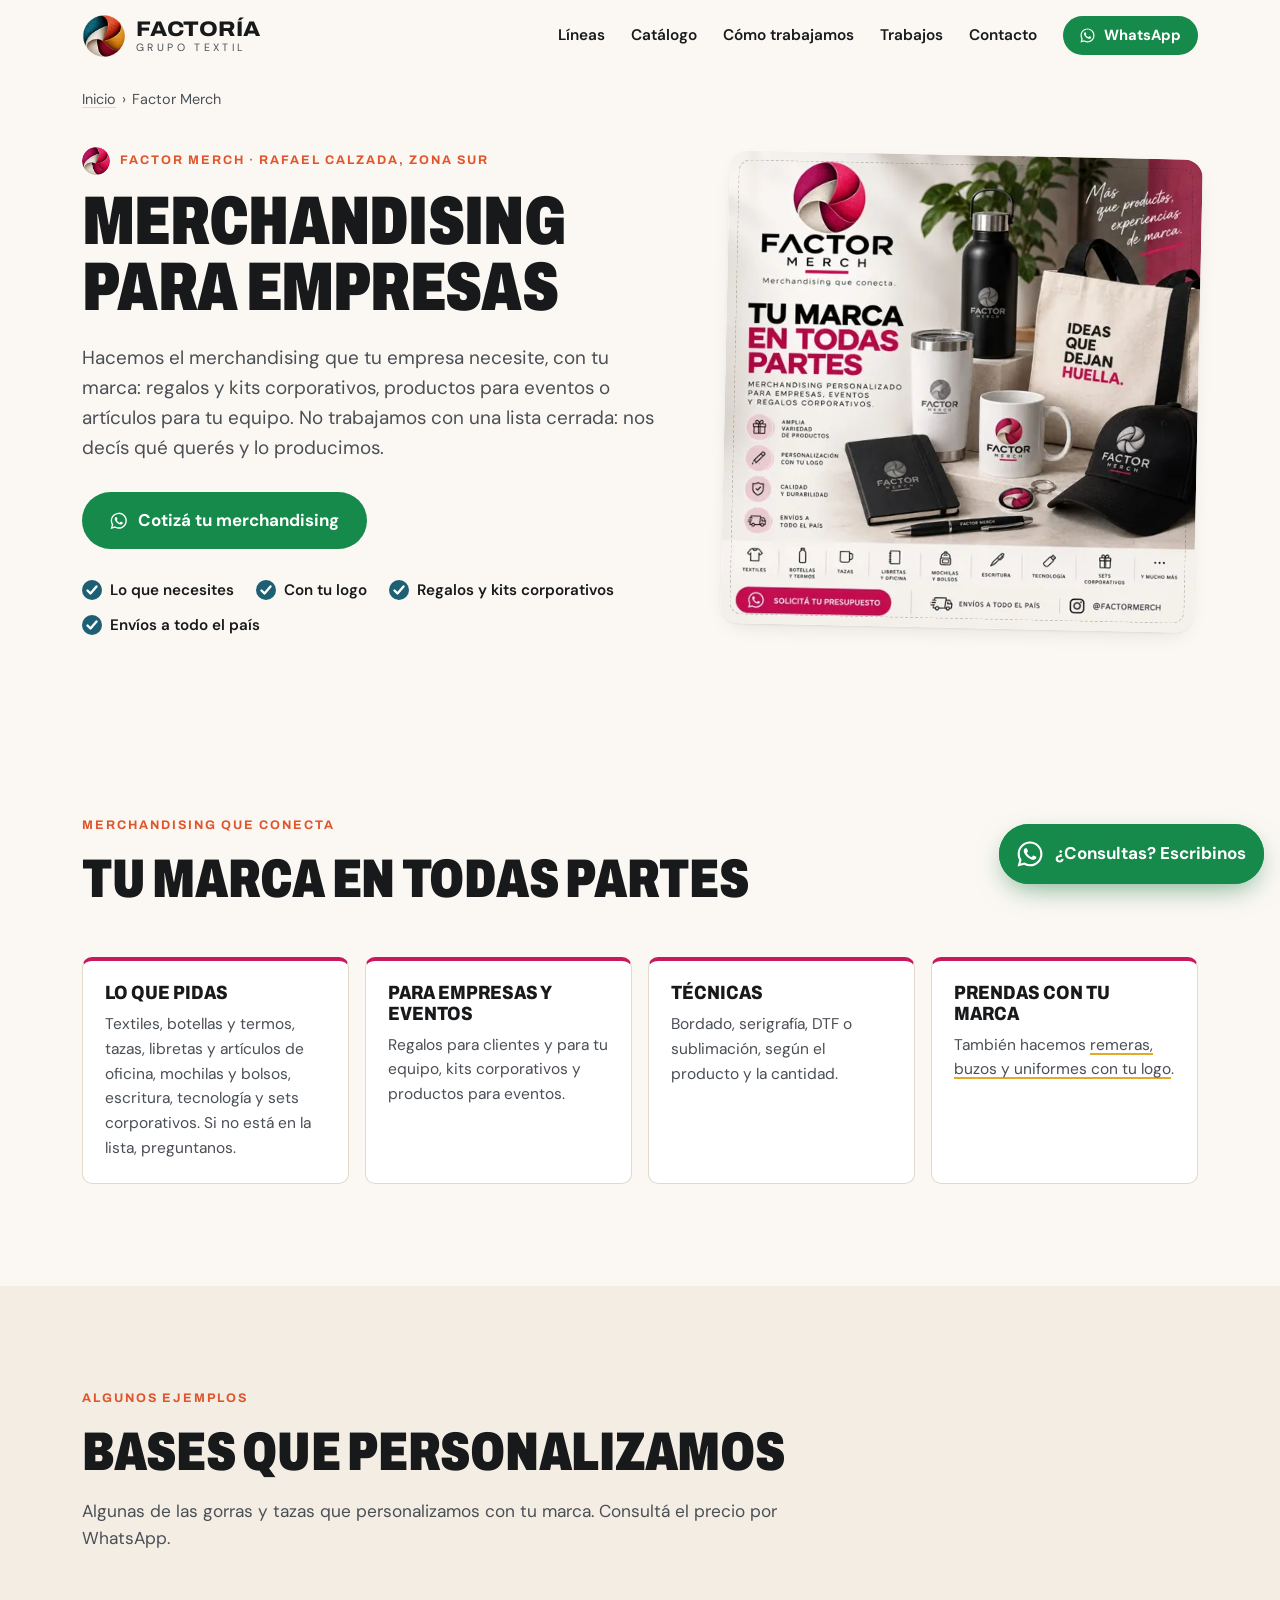
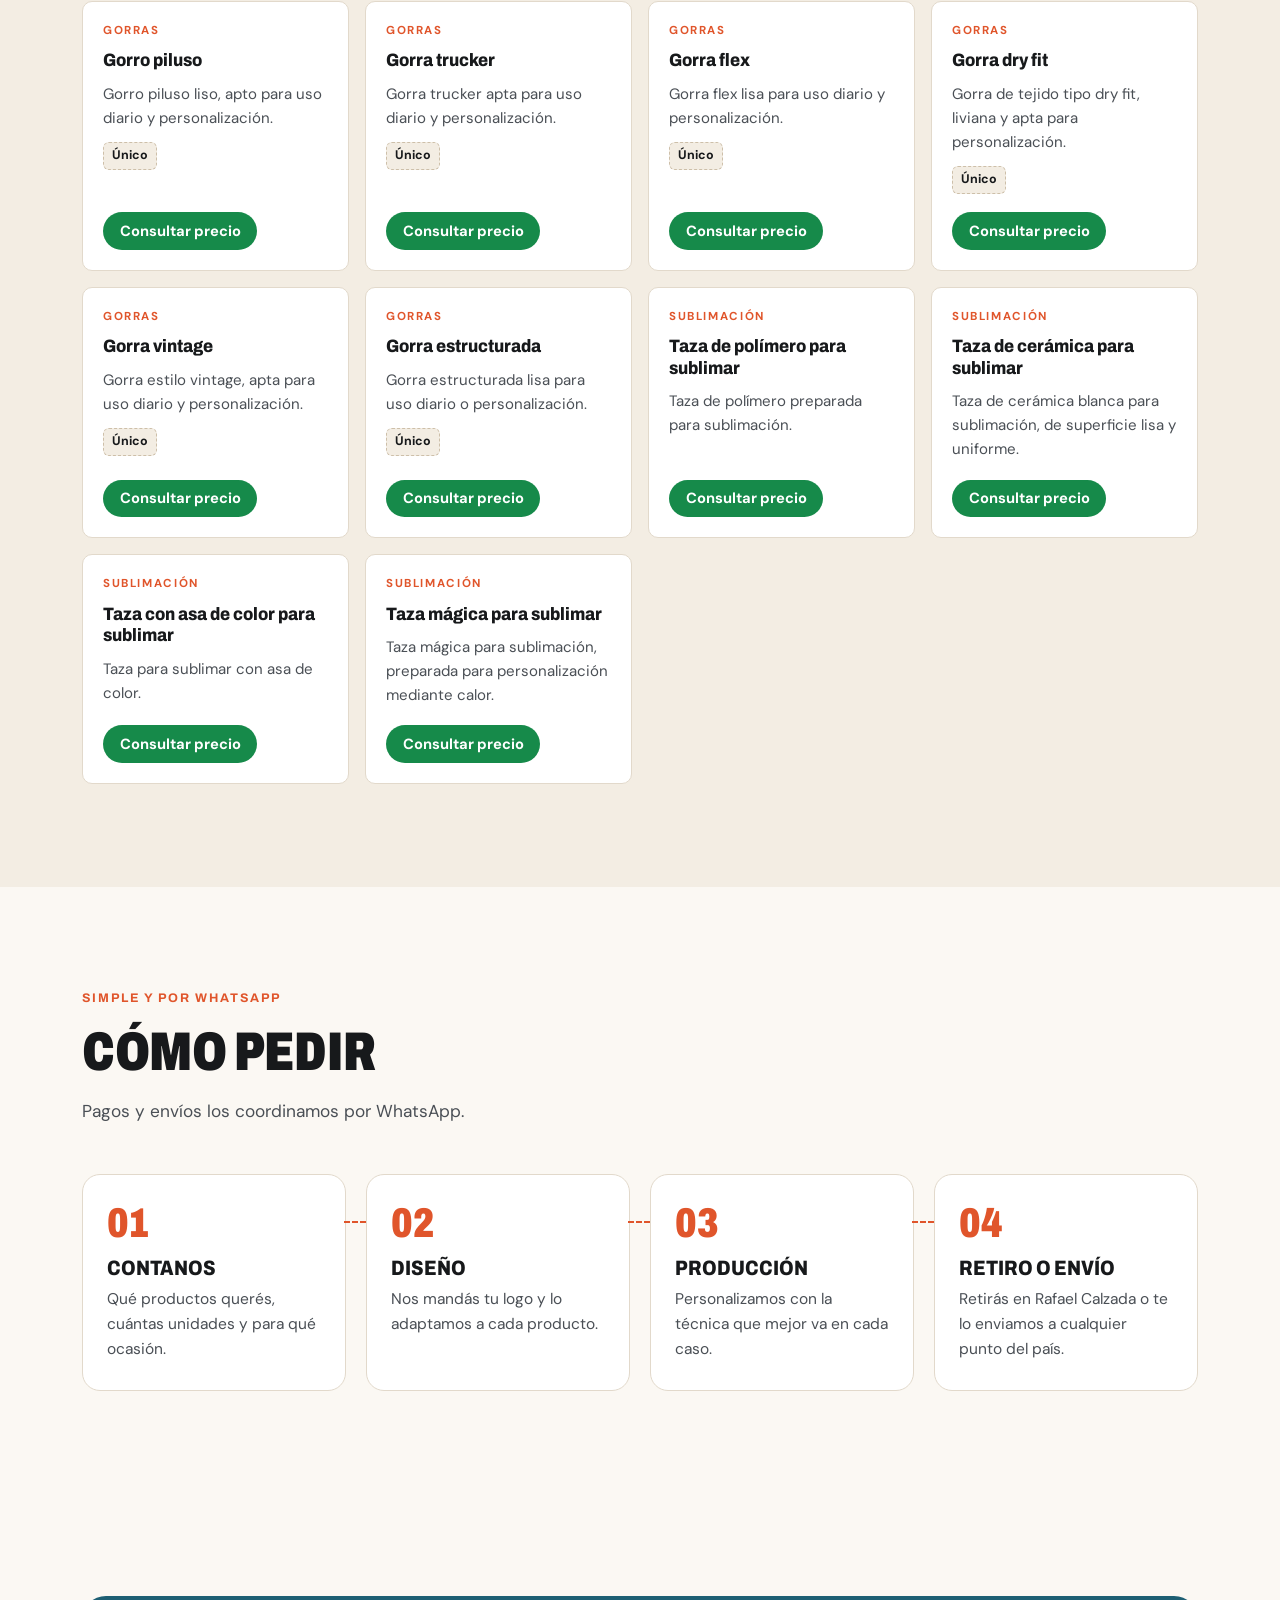
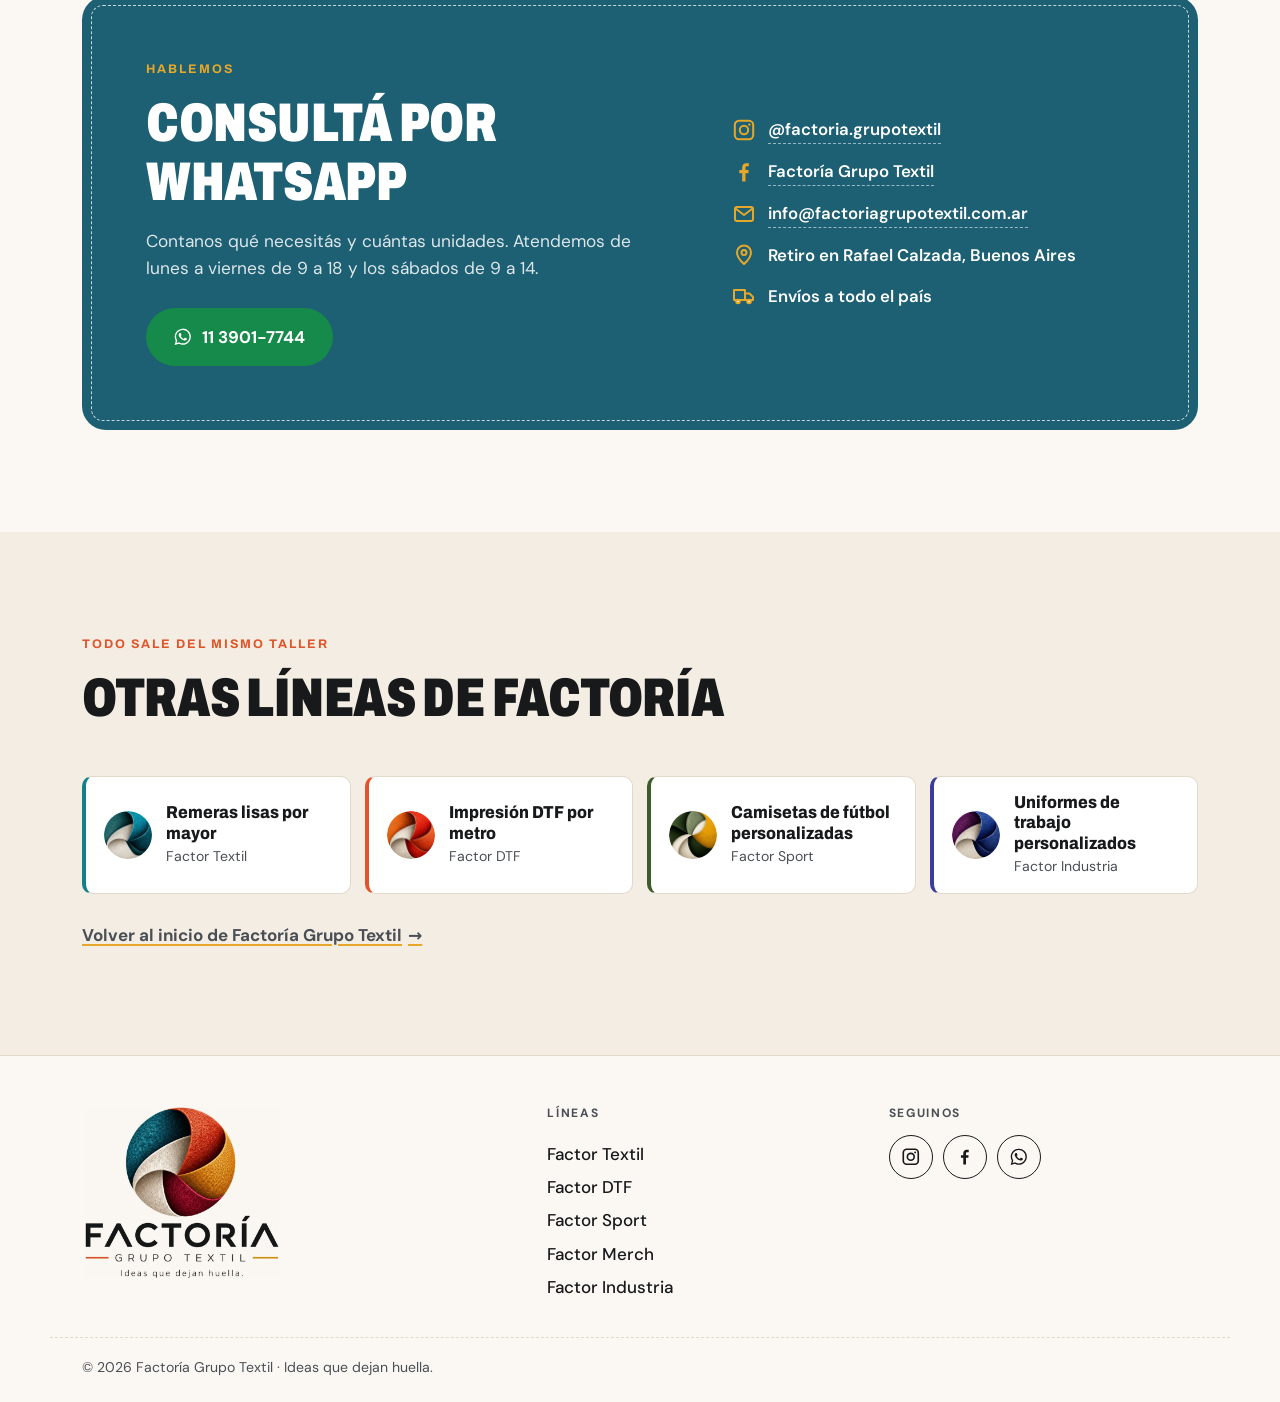
<file: merchandising-para-empresas.html>
<!doctype html>
<html lang="es-AR">
<head>
  <meta charset="utf-8">
  <meta name="viewport" content="width=device-width, initial-scale=1">
  <title>Merchandising para empresas · Factor Merch</title>
  <meta name="description" content="Merchandising para empresas y eventos: tazas, termos, gorras, libretas, mochilas y lo que necesites con tu marca. Kits corporativos y envíos a todo el país.">
  <meta name="theme-color" content="#1d5f73">
  <link rel="canonical" href="https://factoriagrupotextil.com.ar/merchandising-para-empresas">

  <meta property="og:type" content="website">
  <meta property="og:locale" content="es_AR">
  <meta property="og:site_name" content="Factoría Grupo Textil">
  <meta property="og:url" content="https://factoriagrupotextil.com.ar/merchandising-para-empresas">
  <meta property="og:title" content="Merchandising para empresas · Factor Merch">
  <meta property="og:description" content="Merchandising para empresas y eventos: tazas, termos, gorras, libretas, mochilas y lo que necesites con tu marca. Kits corporativos y envíos a todo el país.">
  <meta property="og:image" content="https://factoriagrupotextil.com.ar/assets/brand/og-image.jpg">
  <meta property="og:image:width" content="1200">
  <meta property="og:image:height" content="630">
  <meta property="og:image:alt" content="Factoría Grupo Textil · Ideas que dejan huella">
  <meta name="twitter:card" content="summary_large_image">

  <link rel="icon" href="/favicon.ico" sizes="any">
  <link rel="icon" type="image/png" sizes="32x32" href="/assets/brand/favicon-32.png">
  <link rel="apple-touch-icon" href="/assets/brand/apple-touch-icon.png">

  <link rel="preload" href="/assets/fonts/archivo-var.woff2" as="font" type="font/woff2" crossorigin>
  <link rel="preload" href="/assets/fonts/dm-sans-var.woff2" as="font" type="font/woff2" crossorigin>
  <link rel="stylesheet" href="/css/styles.css">

  <!-- Google Analytics 4 -->
  <script async src="https://www.googletagmanager.com/gtag/js?id=G-RGEYKYGEFB"></script>
  <script>
    window.dataLayer = window.dataLayer || [];
    function gtag(){dataLayer.push(arguments);}
    gtag('js', new Date());
    // Tráfico interno: entrar una vez con ?interno=1 marca este navegador (?interno=0 lo desmarca)
    var gaParams = {};
    try {
      if (/[?&]interno=1/.test(location.search)) localStorage.setItem('fgt_interno', '1');
      if (/[?&]interno=0/.test(location.search)) localStorage.removeItem('fgt_interno');
      if (localStorage.getItem('fgt_interno') === '1') gaParams.traffic_type = 'internal';
    } catch (e) {}
    gtag('config', 'G-RGEYKYGEFB', gaParams);
  </script>

  <script type="application/ld+json">
  {
    "@context": "https://schema.org",
    "@graph": [
      {
        "@type": "ClothingStore",
        "@id": "https://factoriagrupotextil.com.ar/#org",
        "name": "Factoría Grupo Textil",
        "url": "https://factoriagrupotextil.com.ar/"
      },
      {
        "@type": "BreadcrumbList",
        "itemListElement": [
          {
            "@type": "ListItem",
            "position": 1,
            "name": "Inicio",
            "item": "https://factoriagrupotextil.com.ar/"
          },
          {
            "@type": "ListItem",
            "position": 2,
            "name": "Factor Merch",
            "item": "https://factoriagrupotextil.com.ar/merchandising-para-empresas"
          }
        ]
      },
      {
        "@type": "Service",
        "@id": "https://factoriagrupotextil.com.ar/merchandising-para-empresas#servicio",
        "name": "Merchandising para empresas",
        "serviceType": "Merchandising personalizado para empresas",
        "description": "Merchandising para empresas y eventos: tazas, termos, gorras, libretas, mochilas y lo que necesites con tu marca. Kits corporativos y envíos a todo el país.",
        "url": "https://factoriagrupotextil.com.ar/merchandising-para-empresas",
        "image": "https://factoriagrupotextil.com.ar/assets/img/lineas/merch.webp",
        "brand": {
          "@type": "Brand",
          "name": "Factor Merch"
        },
        "provider": {
          "@id": "https://factoriagrupotextil.com.ar/#org"
        },
        "areaServed": {
          "@type": "Country",
          "name": "Argentina"
        }
      }
    ]
  }
  </script>
</head>
<body class="page-line" data-linea="Factor Merch" style="--c:#c8195f">
  <a class="skip" href="#main">Saltar al contenido</a>

  <!-- ═════════ HEADER ═════════ -->
  <header class="site-header" id="top">
    <div class="wrap header-row">
      <a class="brand" href="/" aria-label="Factoría Grupo Textil, inicio">
        <img src="/assets/brand/factoria-iso.png" alt="" width="44" height="44">
        <span class="brand-text">
          <span class="brand-name">FACTORÍA</span>
          <span class="brand-sub">Grupo Textil</span>
        </span>
      </a>

      <button class="nav-toggle" aria-expanded="false" aria-controls="nav" aria-label="Abrir menú">
        <span></span><span></span><span></span>
      </button>

      <nav class="nav" id="nav" aria-label="Principal">
        <a href="/#lineas">Líneas</a>
        <a href="/#catalogo">Catálogo</a>
        <a href="/#proceso">Cómo trabajamos</a>
        <a href="/#trabajos">Trabajos</a>
        <a href="#contacto">Contacto</a>
        <a class="btn btn-wa btn-sm" data-wa="¡Hola! Quiero cotizar merchandising para mi empresa (Factor Merch)." href="https://wa.me/5491139017744" target="_blank" rel="noopener">
          <svg class="ico" aria-hidden="true"><use href="#i-wa"/></svg> WhatsApp
        </a>
      </nav>
    </div>
  </header>

  <main id="main">

    <!-- ═════════ HERO ═════════ -->
    <section class="hero page-hero">
      <div class="wrap">
        <nav class="crumbs" aria-label="Migas de pan">
          <ol>
            <li><a href="/">Inicio</a></li>
            <li aria-current="page">Factor Merch</li>
          </ol>
        </nav>
      </div>
      <div class="wrap hero-grid">
        <div class="hero-copy">
          <p class="eyebrow"><img class="eyebrow-logo" src="/assets/brand/factor-merch-iso.webp" alt="" width="28" height="28"> Factor Merch · Rafael Calzada, zona sur</p>
          <h1 class="display display-page">Merchandising para empresas</h1>
          <p class="lead">Hacemos el merchandising que tu empresa necesite, con tu marca: regalos y kits corporativos, productos para eventos o artículos para tu equipo. No trabajamos con una lista cerrada: nos decís qué querés y lo producimos.</p>

          <div class="hero-ctas">
            <a class="btn btn-wa btn-lg" data-wa="¡Hola! Quiero cotizar merchandising para mi empresa (Factor Merch)." href="https://wa.me/5491139017744" target="_blank" rel="noopener"><svg class="ico" aria-hidden="true"><use href="#i-wa"/></svg> Cotizá tu merchandising</a>
          </div>

          <ul class="checks" aria-label="Por qué Factor Merch">
            <li>Lo que necesites</li>
            <li>Con tu logo</li>
            <li>Regalos y kits corporativos</li>
            <li>Envíos a todo el país</li>
          </ul>
        </div>

        <figure class="hero-art stitch">
          <img src="/assets/img/lineas/merch.webp" srcset="/assets/img/lineas/merch-sm.webp 560w, /assets/img/lineas/merch.webp 1200w" sizes="(max-width: 900px) min(520px, calc(100vw - 32px)), 480px" alt="Merchandising personalizado de Factor Merch: termo, vaso térmico, taza, libreta, gorra, bolsa y llavero con logo" width="1200" height="1200" fetchpriority="high">
        </figure>
      </div>
    </section>

    <section class="section" id="merch">
      <div class="wrap">
        <header class="section-head">
          <p class="eyebrow">Merchandising que conecta</p>
          <h2 class="title">Tu marca en todas partes</h2>
        </header>
        <div class="facts">
          <article class="fact">
            <h3>Lo que pidas</h3>
            <p>Textiles, botellas y termos, tazas, libretas y artículos de oficina, mochilas y bolsos, escritura, tecnología y sets corporativos. Si no está en la lista, preguntanos.</p>
          </article>
          <article class="fact">
            <h3>Para empresas y eventos</h3>
            <p>Regalos para clientes y para tu equipo, kits corporativos y productos para eventos.</p>
          </article>
          <article class="fact">
            <h3>Técnicas</h3>
            <p>Bordado, serigrafía, DTF o sublimación, según el producto y la cantidad.</p>
          </article>
          <article class="fact">
            <h3>Prendas con tu marca</h3>
            <p>También hacemos <a href="/uniformes-de-trabajo">remeras, buzos y uniformes con tu logo</a>.</p>
          </article>
        </div>
      </div>
    </section>

    <section class="section section-alt" id="productos">
      <div class="wrap">
        <header class="section-head">
          <p class="eyebrow">Algunos ejemplos</p>
          <h2 class="title">Bases que personalizamos</h2>
          <p class="section-lead">Algunas de las gorras y tazas que personalizamos con tu marca. Consultá el precio por WhatsApp.</p>
        </header>
        <div class="products">
          <article class="product" data-cat="Gorras">
            <p class="p-cat">Gorras</p>
            <h3 class="p-name">Gorro piluso</h3>
            <p class="p-desc">Gorro piluso liso, apto para uso diario y personalización.</p>
            <ul class="p-sizes" aria-label="Talles"><li>Único</li></ul>
            <div class="p-actions"><a class="btn btn-wa btn-sm" data-wa="¡Hola Factoría! Quiero consultar precio por cantidad de: Gorro piluso" href="https://wa.me/5491139017744" target="_blank" rel="noopener">Consultar precio</a></div>
          </article>
          <article class="product" data-cat="Gorras">
            <p class="p-cat">Gorras</p>
            <h3 class="p-name">Gorra trucker</h3>
            <p class="p-desc">Gorra trucker apta para uso diario y personalización.</p>
            <ul class="p-sizes" aria-label="Talles"><li>Único</li></ul>
            <div class="p-actions"><a class="btn btn-wa btn-sm" data-wa="¡Hola Factoría! Quiero consultar precio por cantidad de: Gorra trucker" href="https://wa.me/5491139017744" target="_blank" rel="noopener">Consultar precio</a></div>
          </article>
          <article class="product" data-cat="Gorras">
            <p class="p-cat">Gorras</p>
            <h3 class="p-name">Gorra flex</h3>
            <p class="p-desc">Gorra flex lisa para uso diario y personalización.</p>
            <ul class="p-sizes" aria-label="Talles"><li>Único</li></ul>
            <div class="p-actions"><a class="btn btn-wa btn-sm" data-wa="¡Hola Factoría! Quiero consultar precio por cantidad de: Gorra flex" href="https://wa.me/5491139017744" target="_blank" rel="noopener">Consultar precio</a></div>
          </article>
          <article class="product" data-cat="Gorras">
            <p class="p-cat">Gorras</p>
            <h3 class="p-name">Gorra dry fit</h3>
            <p class="p-desc">Gorra de tejido tipo dry fit, liviana y apta para personalización.</p>
            <ul class="p-sizes" aria-label="Talles"><li>Único</li></ul>
            <div class="p-actions"><a class="btn btn-wa btn-sm" data-wa="¡Hola Factoría! Quiero consultar precio por cantidad de: Gorra dry fit" href="https://wa.me/5491139017744" target="_blank" rel="noopener">Consultar precio</a></div>
          </article>
          <article class="product" data-cat="Gorras">
            <p class="p-cat">Gorras</p>
            <h3 class="p-name">Gorra vintage</h3>
            <p class="p-desc">Gorra estilo vintage, apta para uso diario y personalización.</p>
            <ul class="p-sizes" aria-label="Talles"><li>Único</li></ul>
            <div class="p-actions"><a class="btn btn-wa btn-sm" data-wa="¡Hola Factoría! Quiero consultar precio por cantidad de: Gorra vintage" href="https://wa.me/5491139017744" target="_blank" rel="noopener">Consultar precio</a></div>
          </article>
          <article class="product" data-cat="Gorras">
            <p class="p-cat">Gorras</p>
            <h3 class="p-name">Gorra estructurada</h3>
            <p class="p-desc">Gorra estructurada lisa para uso diario o personalización.</p>
            <ul class="p-sizes" aria-label="Talles"><li>Único</li></ul>
            <div class="p-actions"><a class="btn btn-wa btn-sm" data-wa="¡Hola Factoría! Quiero consultar precio por cantidad de: Gorra estructurada" href="https://wa.me/5491139017744" target="_blank" rel="noopener">Consultar precio</a></div>
          </article>
          <article class="product" data-cat="Sublimación">
            <p class="p-cat">Sublimación</p>
            <h3 class="p-name">Taza de polímero para sublimar</h3>
            <p class="p-desc">Taza de polímero preparada para sublimación.</p>
            <div class="p-actions"><a class="btn btn-wa btn-sm" data-wa="¡Hola Factoría! Quiero consultar precio por cantidad de: Taza de polímero para sublimar" href="https://wa.me/5491139017744" target="_blank" rel="noopener">Consultar precio</a></div>
          </article>
          <article class="product" data-cat="Sublimación">
            <p class="p-cat">Sublimación</p>
            <h3 class="p-name">Taza de cerámica para sublimar</h3>
            <p class="p-desc">Taza de cerámica blanca para sublimación, de superficie lisa y uniforme.</p>
            <div class="p-actions"><a class="btn btn-wa btn-sm" data-wa="¡Hola Factoría! Quiero consultar precio por cantidad de: Taza de cerámica para sublimar" href="https://wa.me/5491139017744" target="_blank" rel="noopener">Consultar precio</a></div>
          </article>
          <article class="product" data-cat="Sublimación">
            <p class="p-cat">Sublimación</p>
            <h3 class="p-name">Taza con asa de color para sublimar</h3>
            <p class="p-desc">Taza para sublimar con asa de color.</p>
            <div class="p-actions"><a class="btn btn-wa btn-sm" data-wa="¡Hola Factoría! Quiero consultar precio por cantidad de: Taza con asa de color para sublimar" href="https://wa.me/5491139017744" target="_blank" rel="noopener">Consultar precio</a></div>
          </article>
          <article class="product" data-cat="Sublimación">
            <p class="p-cat">Sublimación</p>
            <h3 class="p-name">Taza mágica para sublimar</h3>
            <p class="p-desc">Taza mágica para sublimación, preparada para personalización mediante calor.</p>
            <div class="p-actions"><a class="btn btn-wa btn-sm" data-wa="¡Hola Factoría! Quiero consultar precio por cantidad de: Taza mágica para sublimar" href="https://wa.me/5491139017744" target="_blank" rel="noopener">Consultar precio</a></div>
          </article>
        </div>
      </div>
    </section>

    <!-- ═════════ CÓMO PEDIR ═════════ -->
    <section class="section" id="como-pedir">
      <div class="wrap">
        <header class="section-head">
          <p class="eyebrow">Simple y por WhatsApp</p>
          <h2 class="title">Cómo pedir</h2>
          <p class="section-lead">Pagos y envíos los coordinamos por WhatsApp.</p>
        </header>
        <ol class="steps">
          <li class="step">
            <span class="step-n">01</span>
            <h3>Contanos</h3>
            <p>Qué productos querés, cuántas unidades y para qué ocasión.</p>
          </li>
          <li class="step">
            <span class="step-n">02</span>
            <h3>Diseño</h3>
            <p>Nos mandás tu logo y lo adaptamos a cada producto.</p>
          </li>
          <li class="step">
            <span class="step-n">03</span>
            <h3>Producción</h3>
            <p>Personalizamos con la técnica que mejor va en cada caso.</p>
          </li>
          <li class="step">
            <span class="step-n">04</span>
            <h3>Retiro o envío</h3>
            <p>Retirás en Rafael Calzada o te lo enviamos a cualquier punto del país.</p>
          </li>
        </ol>
      </div>
    </section>
    <!-- COMPLETAR: plazos de entrega de merchandising; trabajos de clientes para mostrar. -->

    <!-- ═════════ CONTACTO ═════════ -->
    <section class="section" id="contacto">
      <div class="wrap">
        <div class="contact stitch">
          <div class="contact-copy">
            <p class="eyebrow">Hablemos</p>
            <h2 class="title">Consultá por WhatsApp</h2>
            <p class="section-lead">Contanos qué necesitás y cuántas unidades. Atendemos de lunes a viernes de 9 a 18 y los sábados de 9 a 14.</p>
            <a class="btn btn-wa btn-lg" data-wa="¡Hola! Quiero cotizar merchandising para mi empresa (Factor Merch)." href="https://wa.me/5491139017744" target="_blank" rel="noopener"><svg class="ico" aria-hidden="true"><use href="#i-wa"/></svg> 11 3901-7744</a>
          </div>
          <ul class="contact-list">
            <li>
              <svg class="ico" aria-hidden="true"><use href="#i-ig"/></svg>
              <a href="https://www.instagram.com/factoria.grupotextil/" target="_blank" rel="noopener">@factoria.grupotextil</a>
            </li>
            <li>
              <svg class="ico" aria-hidden="true"><use href="#i-fb"/></svg>
              <a href="https://www.facebook.com/factoria.grupo.textill/" target="_blank" rel="noopener">Factoría Grupo Textil</a>
            </li>
            <li>
              <svg class="ico" aria-hidden="true"><use href="#i-mail"/></svg>
              <a href="mailto:info@factoriagrupotextil.com.ar">info@factoriagrupotextil.com.ar</a>
            </li>
            <li>
              <svg class="ico" aria-hidden="true"><use href="#i-pin"/></svg>
              <span>Retiro en Rafael Calzada, Buenos Aires</span>
            </li>
            <li>
              <svg class="ico" aria-hidden="true"><use href="#i-truck"/></svg>
              <span>Envíos a todo el país</span>
            </li>
          </ul>
        </div>
      </div>
    </section>

    <section class="section section-alt" id="lineas">
      <div class="wrap">
        <header class="section-head">
          <p class="eyebrow">Todo sale del mismo taller</p>
          <h2 class="title">Otras líneas de Factoría</h2>
        </header>
        <nav class="others" aria-label="Otras líneas">
          <a class="other" href="/remeras-lisas-por-mayor" style="--c:#12808a"><img src="/assets/brand/factor-textil-iso.webp" alt="" width="48" height="48" loading="lazy"><span><strong>Remeras lisas por mayor</strong>Factor Textil</span></a>
          <a class="other" href="/impresion-dtf" style="--c:#e0552b"><img src="/assets/brand/factor-dtf-iso.webp" alt="" width="48" height="48" loading="lazy"><span><strong>Impresión DTF por metro</strong>Factor DTF</span></a>
          <a class="other" href="/camisetas-de-futbol-personalizadas" style="--c:#3e5b2c"><img src="/assets/brand/factor-sport-iso.webp" alt="" width="48" height="48" loading="lazy"><span><strong>Camisetas de fútbol personalizadas</strong>Factor Sport</span></a>
          <a class="other" href="/uniformes-de-trabajo" style="--c:#3b3d9c"><img src="/assets/brand/factor-indu-iso.webp" alt="" width="48" height="48" loading="lazy"><span><strong>Uniformes de trabajo personalizados</strong>Factor Industria</span></a>
        </nav>
        <p class="note"><a class="link-arrow" href="/">Volver al inicio de Factoría Grupo Textil</a></p>
      </div>
    </section>
  </main>

  <!-- ═════════ FOOTER ═════════ -->
  <footer class="site-footer">
    <div class="wrap footer-grid">
      <div>
        <a href="/"><img class="footer-logo" src="/assets/brand/factoria-logo.webp" alt="Factoría Grupo Textil · Ideas que dejan huella." width="220" height="195" loading="lazy"></a>
      </div>
      <nav aria-label="Líneas">
        <p class="f-title">Líneas</p>
        <a href="/remeras-lisas-por-mayor">Factor Textil</a>
        <a href="/impresion-dtf">Factor DTF</a>
        <a href="/camisetas-de-futbol-personalizadas">Factor Sport</a>
        <a href="/merchandising-para-empresas">Factor Merch</a>
        <a href="/uniformes-de-trabajo">Factor Industria</a>
      </nav>
      <div>
        <p class="f-title">Seguinos</p>
        <div class="socials">
          <a href="https://www.instagram.com/factoria.grupotextil/" target="_blank" rel="noopener" aria-label="Instagram"><svg class="ico" aria-hidden="true"><use href="#i-ig"/></svg></a>
          <a href="https://www.facebook.com/factoria.grupo.textill/" target="_blank" rel="noopener" aria-label="Facebook"><svg class="ico" aria-hidden="true"><use href="#i-fb"/></svg></a>
          <a data-wa="¡Hola Factoría!" href="https://wa.me/5491139017744" target="_blank" rel="noopener" aria-label="WhatsApp"><svg class="ico" aria-hidden="true"><use href="#i-wa"/></svg></a>
        </div>
      </div>
    </div>
    <div class="wrap footer-bottom">
      <p>© <span id="year">2026</span> Factoría Grupo Textil · Ideas que dejan huella.</p>
    </div>
  </footer>

  <!-- Botón flotante de WhatsApp -->
  <a class="wa-float" data-wa="¡Hola! Quiero cotizar merchandising para mi empresa (Factor Merch)." href="https://wa.me/5491139017744" target="_blank" rel="noopener" aria-label="Escribinos por WhatsApp">
    <svg aria-hidden="true"><use href="#i-wa"/></svg>
    <span class="wa-float-label">¿Consultas? Escribinos</span>
  </a>

  <!-- Lightbox -->
  <dialog class="lightbox" id="lightbox" aria-label="Imagen ampliada">
    <button class="lb-close" type="button" aria-label="Cerrar">×</button>
    <img alt="">
    <p class="lb-caption"></p>
  </dialog>

  <!-- Íconos -->
  <svg width="0" height="0" style="position:absolute" aria-hidden="true">
    <symbol id="i-wa" viewBox="0 0 24 24"><path fill="currentColor" d="M19.05 4.91A9.82 9.82 0 0 0 12.04 2C6.58 2 2.13 6.45 2.13 11.91c0 1.75.46 3.45 1.32 4.95L2.05 22l5.25-1.38a9.9 9.9 0 0 0 4.74 1.21c5.46 0 9.91-4.45 9.91-9.91 0-2.65-1.03-5.14-2.9-7.01ZM12.04 20.15a8.2 8.2 0 0 1-4.19-1.15l-.3-.18-3.12.82.83-3.04-.2-.31a8.2 8.2 0 0 1-1.26-4.38c0-4.54 3.7-8.24 8.24-8.24 2.2 0 4.27.86 5.82 2.42a8.18 8.18 0 0 1 2.41 5.83c.01 4.54-3.69 8.23-8.23 8.23Zm4.52-6.16c-.25-.12-1.47-.72-1.69-.81-.23-.08-.39-.12-.56.12-.17.25-.64.81-.78.97-.14.17-.29.19-.54.06-.25-.12-1.05-.39-1.99-1.23-.74-.66-1.23-1.47-1.38-1.72-.14-.25-.02-.38.11-.51.11-.11.25-.29.37-.43.12-.14.17-.25.25-.41.08-.17.04-.31-.02-.43-.06-.12-.56-1.34-.76-1.84-.2-.48-.41-.42-.56-.43h-.48c-.17 0-.43.06-.66.31-.22.25-.86.85-.86 2.07 0 1.22.89 2.4 1.01 2.56.12.17 1.75 2.67 4.23 3.74.59.26 1.05.41 1.41.52.59.19 1.13.16 1.56.1.48-.07 1.47-.6 1.67-1.18.21-.58.21-1.07.14-1.18-.06-.11-.22-.17-.47-.29Z"/></symbol>
    <symbol id="i-ig" viewBox="0 0 24 24"><path fill="none" stroke="currentColor" stroke-width="2" d="M7 2.8h10A4.2 4.2 0 0 1 21.2 7v10a4.2 4.2 0 0 1-4.2 4.2H7A4.2 4.2 0 0 1 2.8 17V7A4.2 4.2 0 0 1 7 2.8Z"/><circle cx="12" cy="12" r="4.2" fill="none" stroke="currentColor" stroke-width="2"/><circle cx="17.4" cy="6.6" r="1.2" fill="currentColor"/></symbol>
    <symbol id="i-fb" viewBox="0 0 24 24"><path fill="currentColor" d="M13.5 21.5v-8.2h2.8l.4-3.3h-3.2V7.9c0-.95.27-1.6 1.63-1.6h1.72V3.37a23 23 0 0 0-2.5-.13c-2.48 0-4.18 1.51-4.18 4.3V10H7.3v3.3h2.87v8.2h3.33Z"/></symbol>
    <symbol id="i-pin" viewBox="0 0 24 24"><path fill="none" stroke="currentColor" stroke-width="2" d="M12 21s-7-6.2-7-11.5A7 7 0 0 1 19 9.5C19 14.8 12 21 12 21Z"/><circle cx="12" cy="9.5" r="2.5" fill="none" stroke="currentColor" stroke-width="2"/></symbol>
    <symbol id="i-mail" viewBox="0 0 24 24"><rect x="3" y="5" width="18" height="14" rx="2" fill="none" stroke="currentColor" stroke-width="2"/><path d="m3.5 6.5 8.5 6.5 8.5-6.5" fill="none" stroke="currentColor" stroke-width="2" stroke-linejoin="round"/></symbol>
    <symbol id="i-truck" viewBox="0 0 24 24"><path fill="none" stroke="currentColor" stroke-width="2" stroke-linejoin="round" d="M2 6h11v10H2zM13 9.5h4.5L21 13v3h-8z"/><circle cx="6" cy="17.5" r="1.8" fill="#fff" stroke="currentColor" stroke-width="2"/><circle cx="17" cy="17.5" r="1.8" fill="#fff" stroke="currentColor" stroke-width="2"/></symbol>
  </svg>

  <script src="/js/main.js"></script>
</body>
</html>
</file>
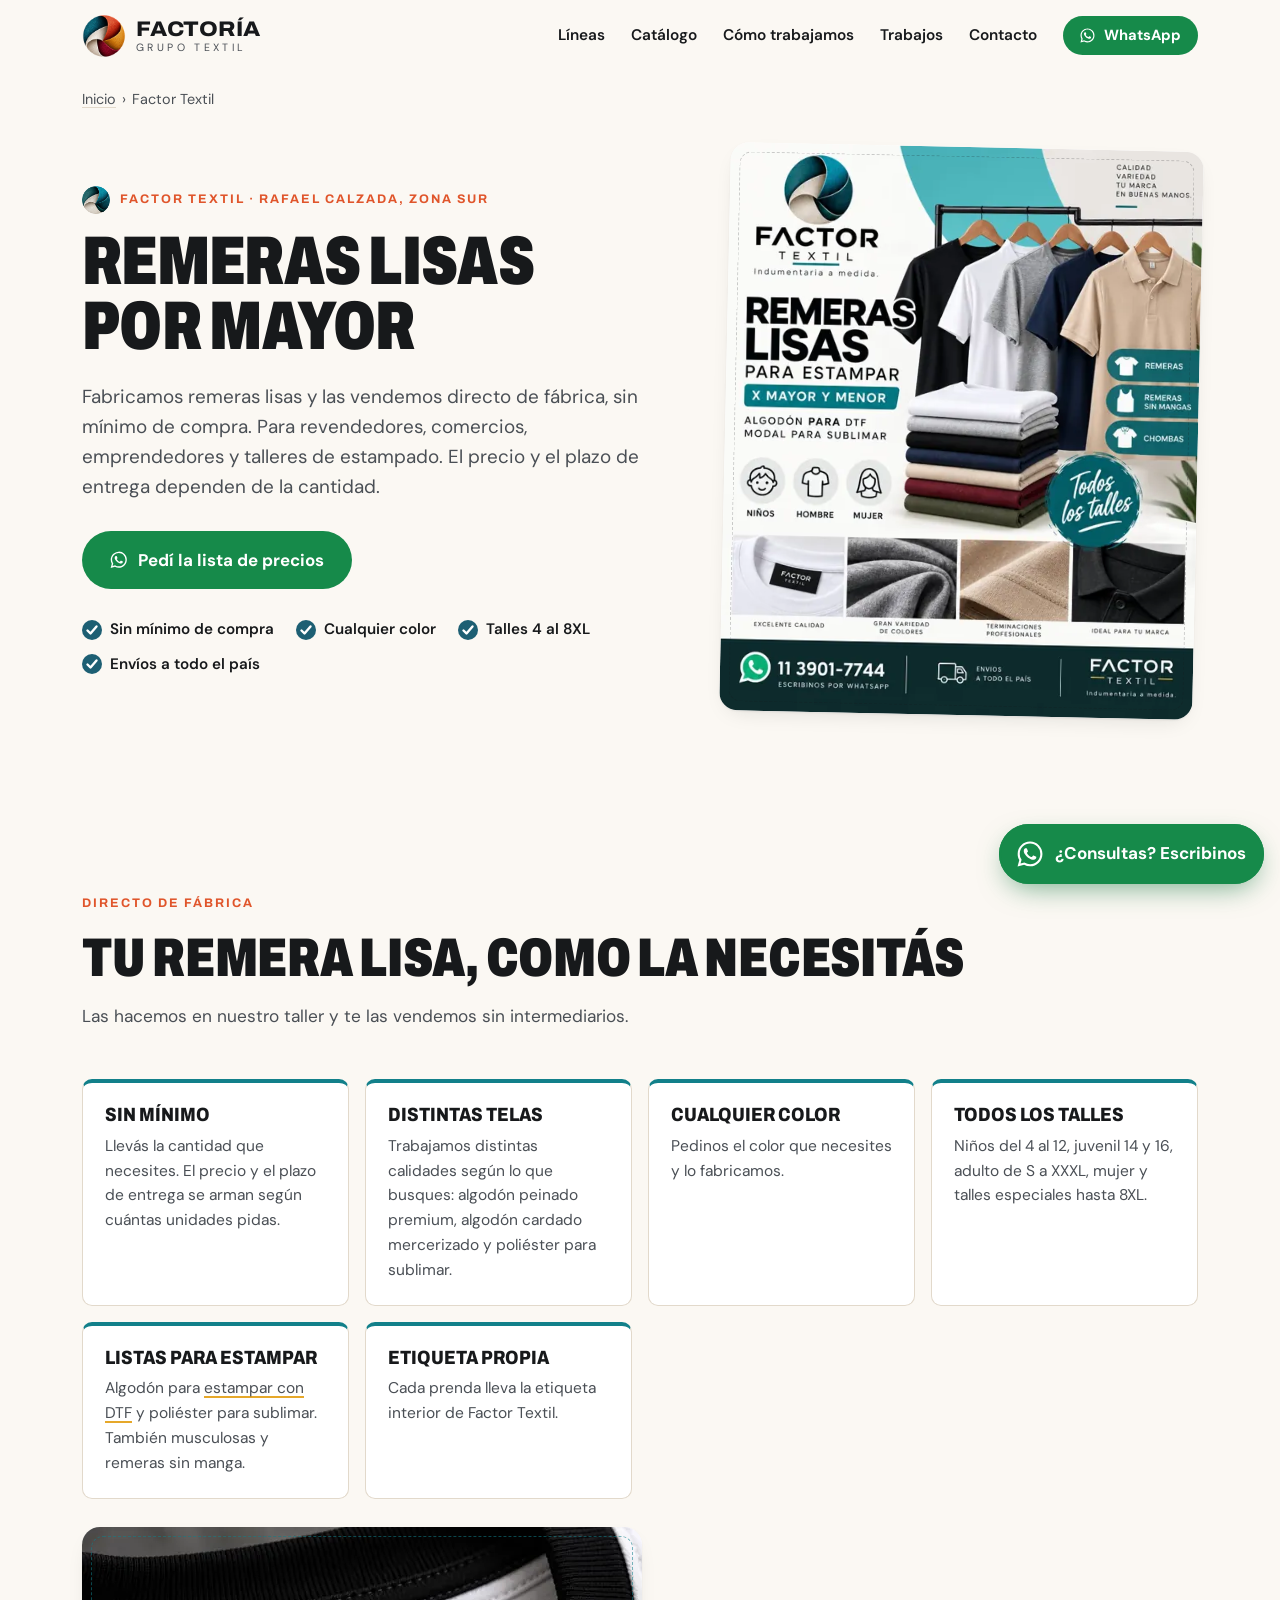
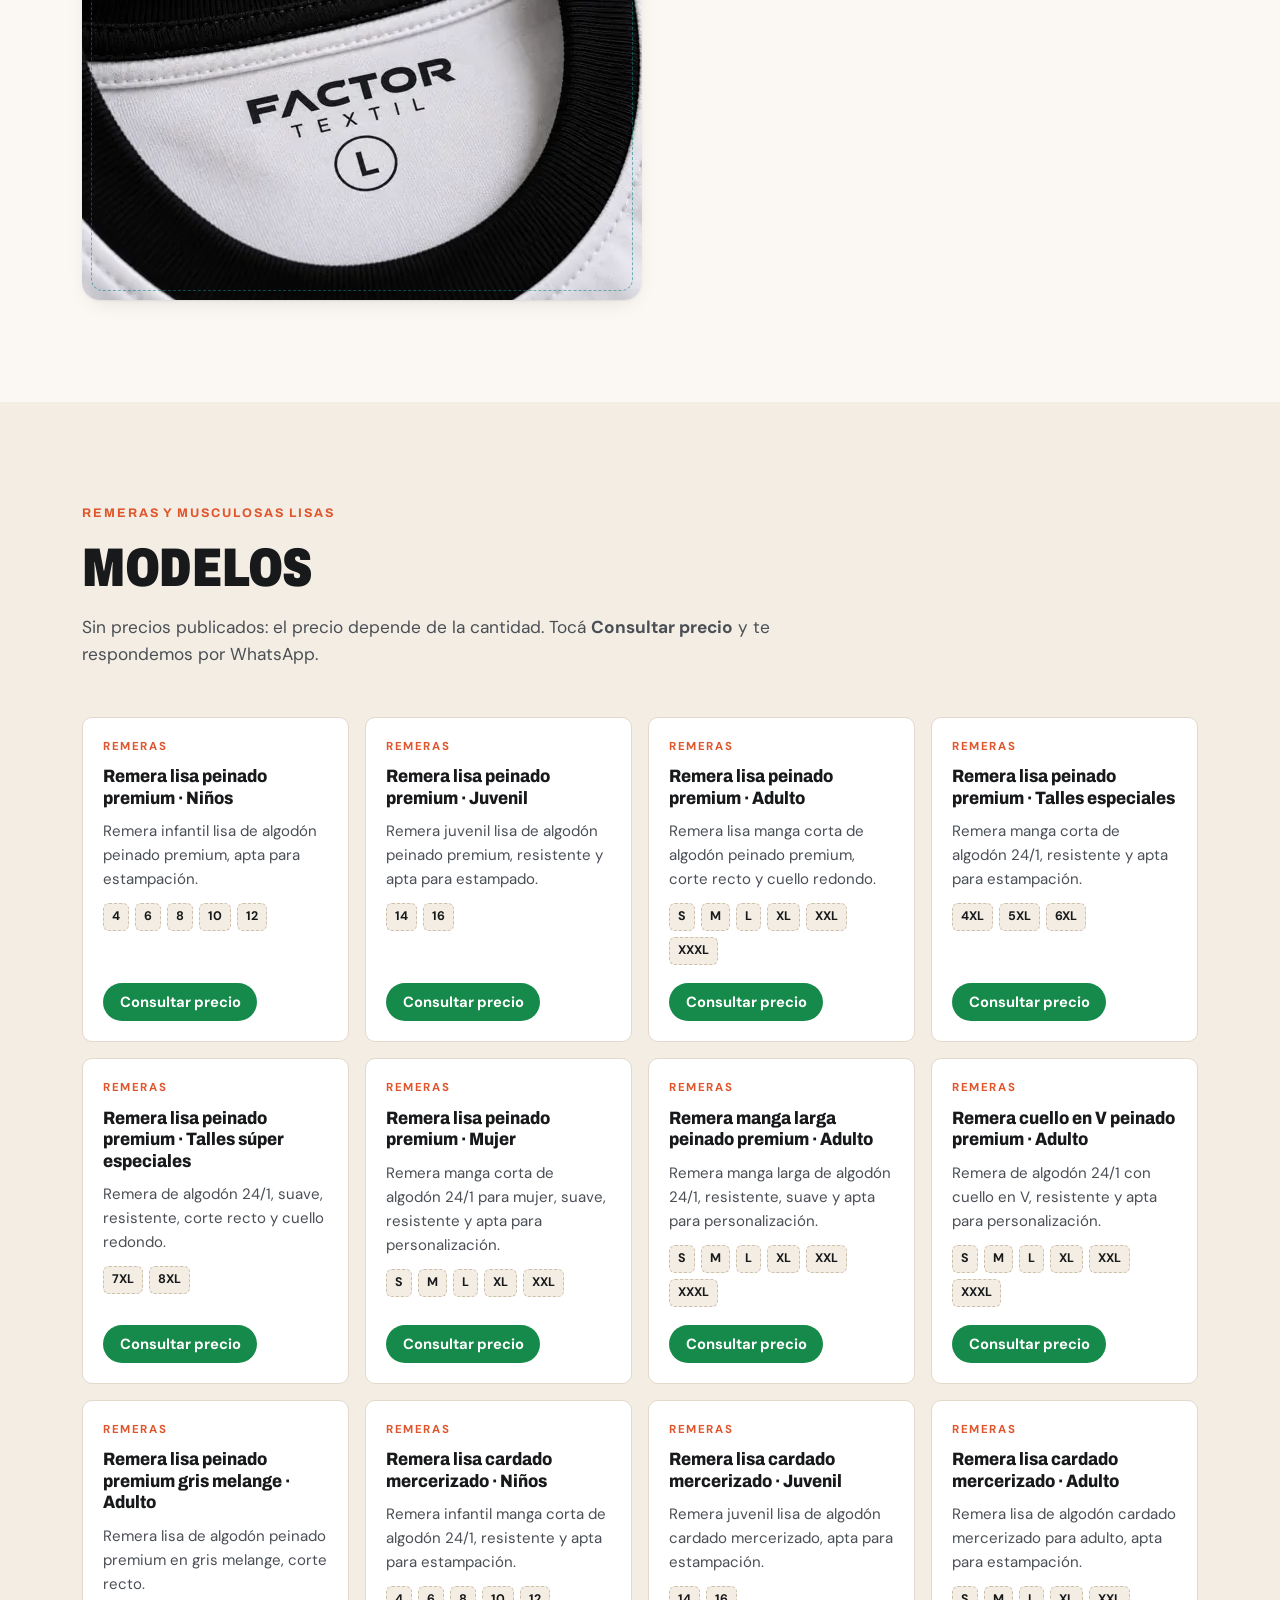
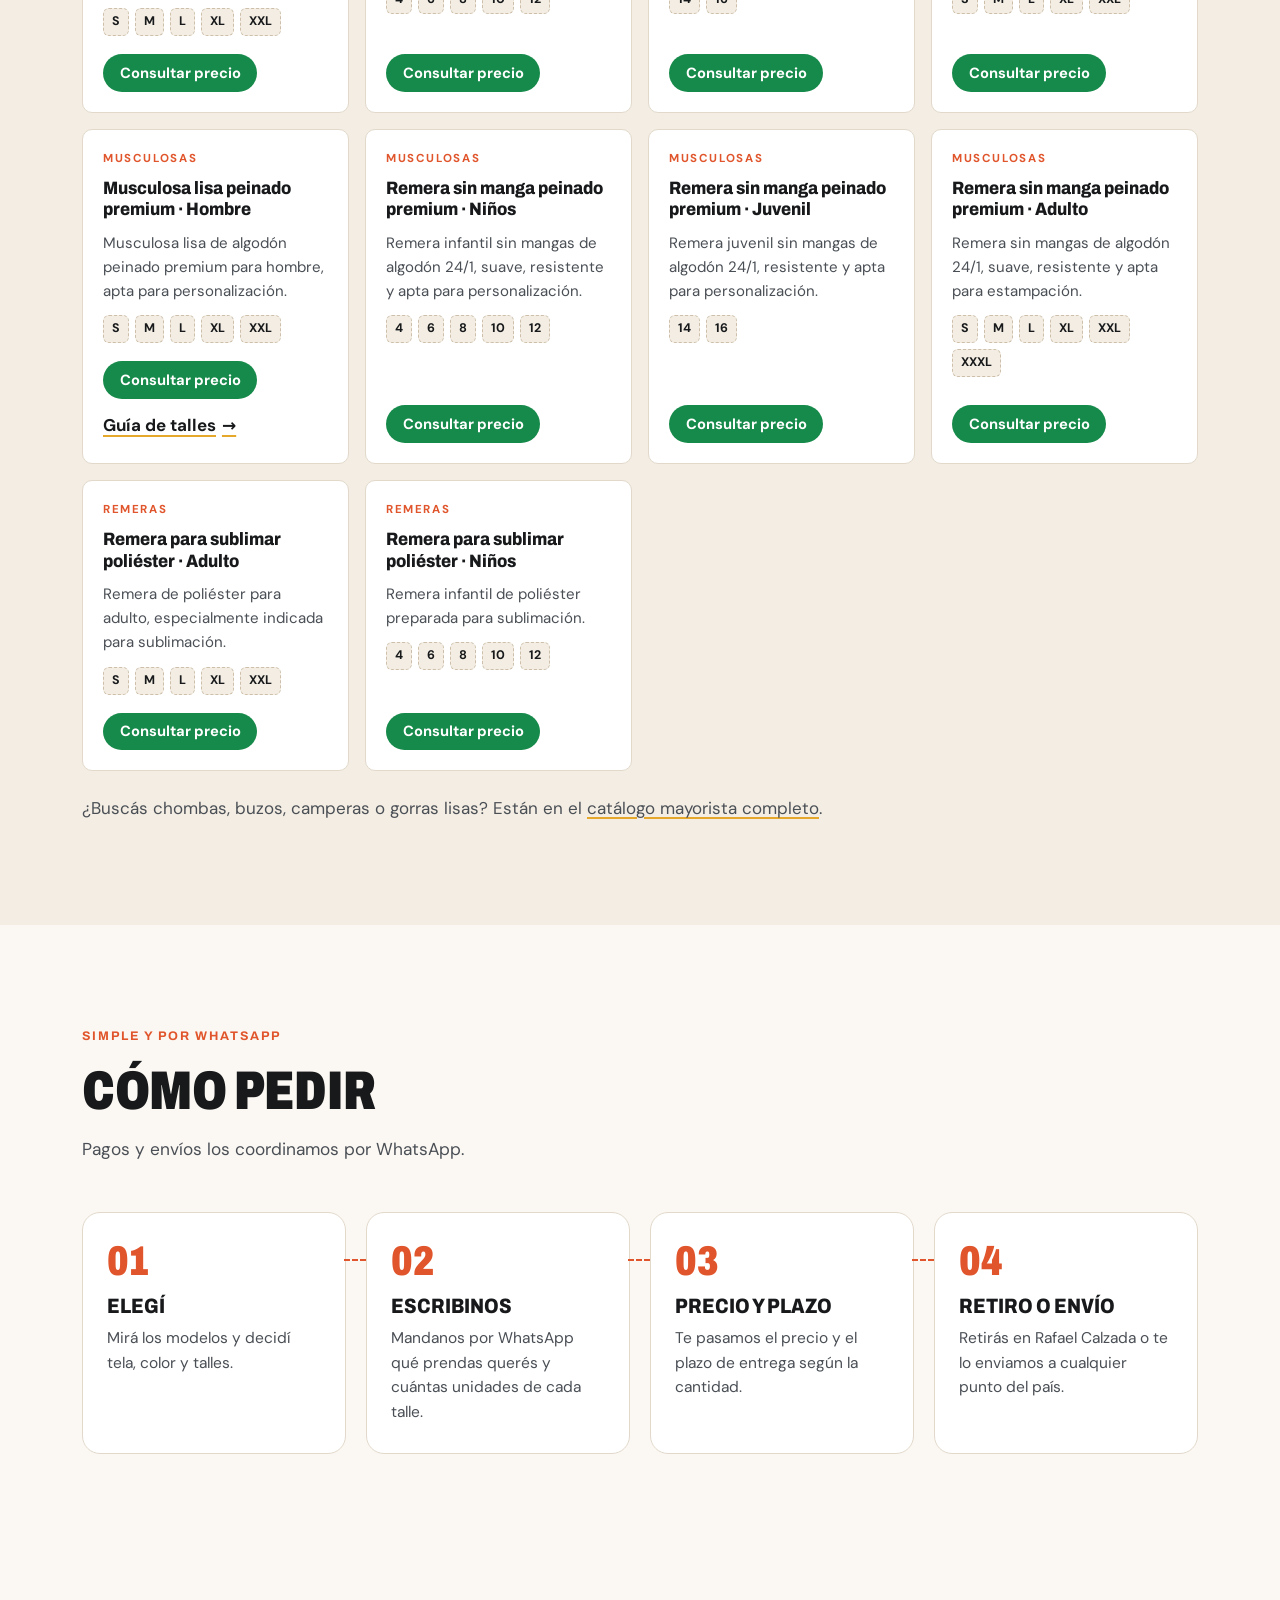
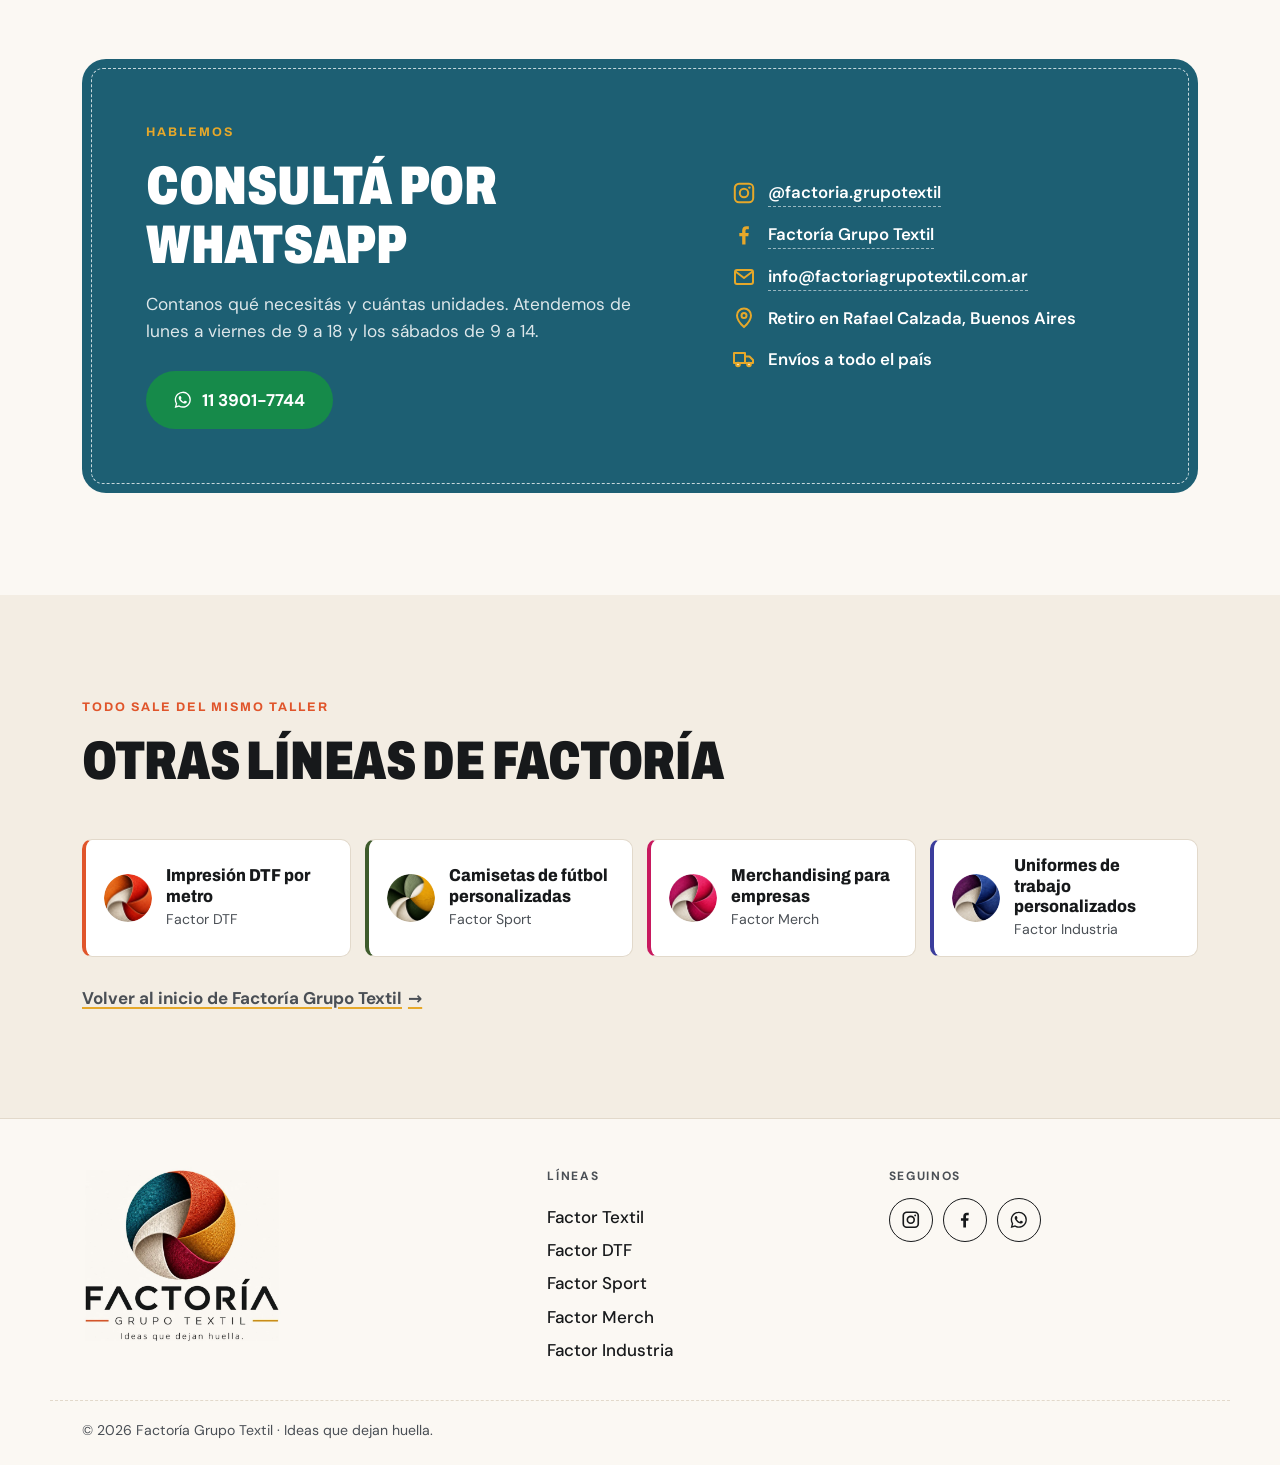
<file: remeras-lisas-por-mayor.html>
<!doctype html>
<html lang="es-AR">
<head>
  <meta charset="utf-8">
  <meta name="viewport" content="width=device-width, initial-scale=1">
  <title>Remeras lisas por mayor en zona sur · Factor Textil</title>
  <meta name="description" content="Remeras lisas por mayor, directo de fábrica en Rafael Calzada, zona sur. Sin mínimo, en cualquier color y talles del 4 al 8XL. Envíos a todo el país.">
  <meta name="theme-color" content="#1d5f73">
  <link rel="canonical" href="https://factoriagrupotextil.com.ar/remeras-lisas-por-mayor">

  <meta property="og:type" content="website">
  <meta property="og:locale" content="es_AR">
  <meta property="og:site_name" content="Factoría Grupo Textil">
  <meta property="og:url" content="https://factoriagrupotextil.com.ar/remeras-lisas-por-mayor">
  <meta property="og:title" content="Remeras lisas por mayor · Factor Textil">
  <meta property="og:description" content="Remeras lisas por mayor, directo de fábrica en Rafael Calzada, zona sur. Sin mínimo, en cualquier color y talles del 4 al 8XL. Envíos a todo el país.">
  <meta property="og:image" content="https://factoriagrupotextil.com.ar/assets/brand/og-image.jpg">
  <meta property="og:image:width" content="1200">
  <meta property="og:image:height" content="630">
  <meta property="og:image:alt" content="Factoría Grupo Textil · Ideas que dejan huella">
  <meta name="twitter:card" content="summary_large_image">

  <link rel="icon" href="/favicon.ico" sizes="any">
  <link rel="icon" type="image/png" sizes="32x32" href="/assets/brand/favicon-32.png">
  <link rel="apple-touch-icon" href="/assets/brand/apple-touch-icon.png">

  <link rel="preload" href="/assets/fonts/archivo-var.woff2" as="font" type="font/woff2" crossorigin>
  <link rel="preload" href="/assets/fonts/dm-sans-var.woff2" as="font" type="font/woff2" crossorigin>
  <link rel="stylesheet" href="/css/styles.css">

  <!-- Google Analytics 4 -->
  <script async src="https://www.googletagmanager.com/gtag/js?id=G-RGEYKYGEFB"></script>
  <script>
    window.dataLayer = window.dataLayer || [];
    function gtag(){dataLayer.push(arguments);}
    gtag('js', new Date());
    // Tráfico interno: entrar una vez con ?interno=1 marca este navegador (?interno=0 lo desmarca)
    var gaParams = {};
    try {
      if (/[?&]interno=1/.test(location.search)) localStorage.setItem('fgt_interno', '1');
      if (/[?&]interno=0/.test(location.search)) localStorage.removeItem('fgt_interno');
      if (localStorage.getItem('fgt_interno') === '1') gaParams.traffic_type = 'internal';
    } catch (e) {}
    gtag('config', 'G-RGEYKYGEFB', gaParams);
  </script>

  <script type="application/ld+json">
  {
    "@context": "https://schema.org",
    "@graph": [
      {
        "@type": "ClothingStore",
        "@id": "https://factoriagrupotextil.com.ar/#org",
        "name": "Factoría Grupo Textil",
        "url": "https://factoriagrupotextil.com.ar/"
      },
      {
        "@type": "BreadcrumbList",
        "itemListElement": [
          {
            "@type": "ListItem",
            "position": 1,
            "name": "Inicio",
            "item": "https://factoriagrupotextil.com.ar/"
          },
          {
            "@type": "ListItem",
            "position": 2,
            "name": "Factor Textil",
            "item": "https://factoriagrupotextil.com.ar/remeras-lisas-por-mayor"
          }
        ]
      },
      {
        "@type": "Service",
        "@id": "https://factoriagrupotextil.com.ar/remeras-lisas-por-mayor#servicio",
        "name": "Remeras lisas por mayor",
        "serviceType": "Venta de remeras lisas por mayor",
        "description": "Remeras lisas por mayor, directo de fábrica en Rafael Calzada, zona sur. Sin mínimo, en cualquier color y talles del 4 al 8XL. Envíos a todo el país.",
        "url": "https://factoriagrupotextil.com.ar/remeras-lisas-por-mayor",
        "image": "https://factoriagrupotextil.com.ar/assets/img/lineas/textil-remeras-lisas.webp",
        "brand": {
          "@type": "Brand",
          "name": "Factor Textil"
        },
        "provider": {
          "@id": "https://factoriagrupotextil.com.ar/#org"
        },
        "areaServed": {
          "@type": "Country",
          "name": "Argentina"
        }
      }
    ]
  }
  </script>
</head>
<body class="page-line" data-linea="Factor Textil" style="--c:#12808a">
  <a class="skip" href="#main">Saltar al contenido</a>

  <!-- ═════════ HEADER ═════════ -->
  <header class="site-header" id="top">
    <div class="wrap header-row">
      <a class="brand" href="/" aria-label="Factoría Grupo Textil, inicio">
        <img src="/assets/brand/factoria-iso.png" alt="" width="44" height="44">
        <span class="brand-text">
          <span class="brand-name">FACTORÍA</span>
          <span class="brand-sub">Grupo Textil</span>
        </span>
      </a>

      <button class="nav-toggle" aria-expanded="false" aria-controls="nav" aria-label="Abrir menú">
        <span></span><span></span><span></span>
      </button>

      <nav class="nav" id="nav" aria-label="Principal">
        <a href="/#lineas">Líneas</a>
        <a href="/#catalogo">Catálogo</a>
        <a href="/#proceso">Cómo trabajamos</a>
        <a href="/#trabajos">Trabajos</a>
        <a href="#contacto">Contacto</a>
        <a class="btn btn-wa btn-sm" data-wa="¡Hola! Quiero la lista de precios de remeras lisas por mayor (Factor Textil)." href="https://wa.me/5491139017744" target="_blank" rel="noopener">
          <svg class="ico" aria-hidden="true"><use href="#i-wa"/></svg> WhatsApp
        </a>
      </nav>
    </div>
  </header>

  <main id="main">

    <!-- ═════════ HERO ═════════ -->
    <section class="hero page-hero">
      <div class="wrap">
        <nav class="crumbs" aria-label="Migas de pan">
          <ol>
            <li><a href="/">Inicio</a></li>
            <li aria-current="page">Factor Textil</li>
          </ol>
        </nav>
      </div>
      <div class="wrap hero-grid">
        <div class="hero-copy">
          <p class="eyebrow"><img class="eyebrow-logo" src="/assets/brand/factor-textil-iso.webp" alt="" width="28" height="28"> Factor Textil · Rafael Calzada, zona sur</p>
          <h1 class="display display-page">Remeras lisas por mayor</h1>
          <p class="lead">Fabricamos remeras lisas y las vendemos directo de fábrica, sin mínimo de compra. Para revendedores, comercios, emprendedores y talleres de estampado. El precio y el plazo de entrega dependen de la cantidad.</p>

          <div class="hero-ctas">
            <a class="btn btn-wa btn-lg" data-wa="¡Hola! Quiero la lista de precios de remeras lisas por mayor (Factor Textil)." href="https://wa.me/5491139017744" target="_blank" rel="noopener"><svg class="ico" aria-hidden="true"><use href="#i-wa"/></svg> Pedí la lista de precios</a>
          </div>

          <ul class="checks" aria-label="Por qué Factor Textil">
            <li>Sin mínimo de compra</li>
            <li>Cualquier color</li>
            <li>Talles 4 al 8XL</li>
            <li>Envíos a todo el país</li>
          </ul>
        </div>

        <figure class="hero-art stitch">
          <img src="/assets/img/lineas/textil-remeras-lisas.webp" srcset="/assets/img/lineas/textil-remeras-lisas-sm.webp 560w, /assets/img/lineas/textil-remeras-lisas.webp 1145w" sizes="(max-width: 900px) min(520px, calc(100vw - 32px)), 480px" alt="Remeras lisas de Factor Textil en distintos colores, directo de fábrica" width="1145" height="1374" fetchpriority="high">
        </figure>
      </div>
    </section>

    <section class="section" id="fabrica">
      <div class="wrap">
        <header class="section-head">
          <p class="eyebrow">Directo de fábrica</p>
          <h2 class="title">Tu remera lisa, como la necesitás</h2>
          <p class="section-lead">Las hacemos en nuestro taller y te las vendemos sin intermediarios.</p>
        </header>
        <div class="facts">
          <article class="fact">
            <h3>Sin mínimo</h3>
            <p>Llevás la cantidad que necesites. El precio y el plazo de entrega se arman según cuántas unidades pidas.</p>
          </article>
          <article class="fact">
            <h3>Distintas telas</h3>
            <p>Trabajamos distintas calidades según lo que busques: algodón peinado premium, algodón cardado mercerizado y poliéster para sublimar.</p>
          </article>
          <article class="fact">
            <h3>Cualquier color</h3>
            <p>Pedinos el color que necesites y lo fabricamos.</p>
          </article>
          <article class="fact">
            <h3>Todos los talles</h3>
            <p>Niños del 4 al 12, juvenil 14 y 16, adulto de S a XXXL, mujer y talles especiales hasta 8XL.</p>
          </article>
          <article class="fact">
            <h3>Listas para estampar</h3>
            <p>Algodón para <a href="/impresion-dtf">estampar con DTF</a> y poliéster para sublimar. También musculosas y remeras sin manga.</p>
          </article>
          <article class="fact">
            <h3>Etiqueta propia</h3>
            <p>Cada prenda lleva la etiqueta interior de Factor Textil.</p>
          </article>
        </div>
        <figure class="page-figure stitch">
          <img src="/assets/img/trabajos/etiqueta-factor-textil-sm.webp" srcset="/assets/img/trabajos/etiqueta-factor-textil-sm.webp 560w, /assets/img/trabajos/etiqueta-factor-textil.webp 1200w" sizes="(max-width: 640px) calc(100vw - 32px), 560px" alt="Etiqueta interior Factor Textil cosida en una remera lisa" loading="lazy" width="560" height="373">
        </figure>
      </div>
    </section>

    <section class="section section-alt" id="productos">
      <div class="wrap">
        <header class="section-head">
          <p class="eyebrow">Remeras y musculosas lisas</p>
          <h2 class="title">Modelos</h2>
          <p class="section-lead">Sin precios publicados: el precio depende de la cantidad. Tocá <strong>Consultar precio</strong> y te respondemos por WhatsApp.</p>
        </header>
        <div class="products">
          <article class="product" data-cat="Remeras">
            <p class="p-cat">Remeras</p>
            <h3 class="p-name">Remera lisa peinado premium · Niños</h3>
            <p class="p-desc">Remera infantil lisa de algodón peinado premium, apta para estampación.</p>
            <ul class="p-sizes" aria-label="Talles"><li>4</li><li>6</li><li>8</li><li>10</li><li>12</li></ul>
            <div class="p-actions"><a class="btn btn-wa btn-sm" data-wa="¡Hola Factoría! Quiero consultar precio por cantidad de: Remera lisa peinado premium · Niños" href="https://wa.me/5491139017744" target="_blank" rel="noopener">Consultar precio</a></div>
          </article>
          <article class="product" data-cat="Remeras">
            <p class="p-cat">Remeras</p>
            <h3 class="p-name">Remera lisa peinado premium · Juvenil</h3>
            <p class="p-desc">Remera juvenil lisa de algodón peinado premium, resistente y apta para estampado.</p>
            <ul class="p-sizes" aria-label="Talles"><li>14</li><li>16</li></ul>
            <div class="p-actions"><a class="btn btn-wa btn-sm" data-wa="¡Hola Factoría! Quiero consultar precio por cantidad de: Remera lisa peinado premium · Juvenil" href="https://wa.me/5491139017744" target="_blank" rel="noopener">Consultar precio</a></div>
          </article>
          <article class="product" data-cat="Remeras">
            <p class="p-cat">Remeras</p>
            <h3 class="p-name">Remera lisa peinado premium · Adulto</h3>
            <p class="p-desc">Remera lisa manga corta de algodón peinado premium, corte recto y cuello redondo.</p>
            <ul class="p-sizes" aria-label="Talles"><li>S</li><li>M</li><li>L</li><li>XL</li><li>XXL</li><li>XXXL</li></ul>
            <div class="p-actions"><a class="btn btn-wa btn-sm" data-wa="¡Hola Factoría! Quiero consultar precio por cantidad de: Remera lisa peinado premium · Adulto" href="https://wa.me/5491139017744" target="_blank" rel="noopener">Consultar precio</a></div>
          </article>
          <article class="product" data-cat="Remeras">
            <p class="p-cat">Remeras</p>
            <h3 class="p-name">Remera lisa peinado premium · Talles especiales</h3>
            <p class="p-desc">Remera manga corta de algodón 24/1, resistente y apta para estampación.</p>
            <ul class="p-sizes" aria-label="Talles"><li>4XL</li><li>5XL</li><li>6XL</li></ul>
            <div class="p-actions"><a class="btn btn-wa btn-sm" data-wa="¡Hola Factoría! Quiero consultar precio por cantidad de: Remera lisa peinado premium · Talles especiales" href="https://wa.me/5491139017744" target="_blank" rel="noopener">Consultar precio</a></div>
          </article>
          <article class="product" data-cat="Remeras">
            <p class="p-cat">Remeras</p>
            <h3 class="p-name">Remera lisa peinado premium · Talles súper especiales</h3>
            <p class="p-desc">Remera de algodón 24/1, suave, resistente, corte recto y cuello redondo.</p>
            <ul class="p-sizes" aria-label="Talles"><li>7XL</li><li>8XL</li></ul>
            <div class="p-actions"><a class="btn btn-wa btn-sm" data-wa="¡Hola Factoría! Quiero consultar precio por cantidad de: Remera lisa peinado premium · Talles súper especiales" href="https://wa.me/5491139017744" target="_blank" rel="noopener">Consultar precio</a></div>
          </article>
          <article class="product" data-cat="Remeras">
            <p class="p-cat">Remeras</p>
            <h3 class="p-name">Remera lisa peinado premium · Mujer</h3>
            <p class="p-desc">Remera manga corta de algodón 24/1 para mujer, suave, resistente y apta para personalización.</p>
            <ul class="p-sizes" aria-label="Talles"><li>S</li><li>M</li><li>L</li><li>XL</li><li>XXL</li></ul>
            <div class="p-actions"><a class="btn btn-wa btn-sm" data-wa="¡Hola Factoría! Quiero consultar precio por cantidad de: Remera lisa peinado premium · Mujer" href="https://wa.me/5491139017744" target="_blank" rel="noopener">Consultar precio</a></div>
          </article>
          <article class="product" data-cat="Remeras">
            <p class="p-cat">Remeras</p>
            <h3 class="p-name">Remera manga larga peinado premium · Adulto</h3>
            <p class="p-desc">Remera manga larga de algodón 24/1, resistente, suave y apta para personalización.</p>
            <ul class="p-sizes" aria-label="Talles"><li>S</li><li>M</li><li>L</li><li>XL</li><li>XXL</li><li>XXXL</li></ul>
            <div class="p-actions"><a class="btn btn-wa btn-sm" data-wa="¡Hola Factoría! Quiero consultar precio por cantidad de: Remera manga larga peinado premium · Adulto" href="https://wa.me/5491139017744" target="_blank" rel="noopener">Consultar precio</a></div>
          </article>
          <article class="product" data-cat="Remeras">
            <p class="p-cat">Remeras</p>
            <h3 class="p-name">Remera cuello en V peinado premium · Adulto</h3>
            <p class="p-desc">Remera de algodón 24/1 con cuello en V, resistente y apta para personalización.</p>
            <ul class="p-sizes" aria-label="Talles"><li>S</li><li>M</li><li>L</li><li>XL</li><li>XXL</li><li>XXXL</li></ul>
            <div class="p-actions"><a class="btn btn-wa btn-sm" data-wa="¡Hola Factoría! Quiero consultar precio por cantidad de: Remera cuello en V peinado premium · Adulto" href="https://wa.me/5491139017744" target="_blank" rel="noopener">Consultar precio</a></div>
          </article>
          <article class="product" data-cat="Remeras">
            <p class="p-cat">Remeras</p>
            <h3 class="p-name">Remera lisa peinado premium gris melange · Adulto</h3>
            <p class="p-desc">Remera lisa de algodón peinado premium en gris melange, corte recto.</p>
            <ul class="p-sizes" aria-label="Talles"><li>S</li><li>M</li><li>L</li><li>XL</li><li>XXL</li></ul>
            <div class="p-actions"><a class="btn btn-wa btn-sm" data-wa="¡Hola Factoría! Quiero consultar precio por cantidad de: Remera lisa peinado premium gris melange · Adulto" href="https://wa.me/5491139017744" target="_blank" rel="noopener">Consultar precio</a></div>
          </article>
          <article class="product" data-cat="Remeras">
            <p class="p-cat">Remeras</p>
            <h3 class="p-name">Remera lisa cardado mercerizado · Niños</h3>
            <p class="p-desc">Remera infantil manga corta de algodón 24/1, resistente y apta para estampación.</p>
            <ul class="p-sizes" aria-label="Talles"><li>4</li><li>6</li><li>8</li><li>10</li><li>12</li></ul>
            <div class="p-actions"><a class="btn btn-wa btn-sm" data-wa="¡Hola Factoría! Quiero consultar precio por cantidad de: Remera lisa cardado mercerizado · Niños" href="https://wa.me/5491139017744" target="_blank" rel="noopener">Consultar precio</a></div>
          </article>
          <article class="product" data-cat="Remeras">
            <p class="p-cat">Remeras</p>
            <h3 class="p-name">Remera lisa cardado mercerizado · Juvenil</h3>
            <p class="p-desc">Remera juvenil lisa de algodón cardado mercerizado, apta para estampación.</p>
            <ul class="p-sizes" aria-label="Talles"><li>14</li><li>16</li></ul>
            <div class="p-actions"><a class="btn btn-wa btn-sm" data-wa="¡Hola Factoría! Quiero consultar precio por cantidad de: Remera lisa cardado mercerizado · Juvenil" href="https://wa.me/5491139017744" target="_blank" rel="noopener">Consultar precio</a></div>
          </article>
          <article class="product" data-cat="Remeras">
            <p class="p-cat">Remeras</p>
            <h3 class="p-name">Remera lisa cardado mercerizado · Adulto</h3>
            <p class="p-desc">Remera lisa de algodón cardado mercerizado para adulto, apta para estampación.</p>
            <ul class="p-sizes" aria-label="Talles"><li>S</li><li>M</li><li>L</li><li>XL</li><li>XXL</li></ul>
            <div class="p-actions"><a class="btn btn-wa btn-sm" data-wa="¡Hola Factoría! Quiero consultar precio por cantidad de: Remera lisa cardado mercerizado · Adulto" href="https://wa.me/5491139017744" target="_blank" rel="noopener">Consultar precio</a></div>
          </article>
          <article class="product" data-cat="Musculosas">
            <p class="p-cat">Musculosas</p>
            <h3 class="p-name">Musculosa lisa peinado premium · Hombre</h3>
            <p class="p-desc">Musculosa lisa de algodón peinado premium para hombre, apta para personalización.</p>
            <ul class="p-sizes" aria-label="Talles"><li>S</li><li>M</li><li>L</li><li>XL</li><li>XXL</li></ul>
            <div class="p-actions"><a class="btn btn-wa btn-sm" data-wa="¡Hola Factoría! Quiero consultar precio por cantidad de: Musculosa lisa peinado premium · Hombre" href="https://wa.me/5491139017744" target="_blank" rel="noopener">Consultar precio</a> <button class="link-arrow" type="button" data-lightbox="/assets/img/lineas/guia-talles-musculosa.webp" data-caption="Guía de talles · Musculosa hombre">Guía de talles</button></div>
          </article>
          <article class="product" data-cat="Musculosas">
            <p class="p-cat">Musculosas</p>
            <h3 class="p-name">Remera sin manga peinado premium · Niños</h3>
            <p class="p-desc">Remera infantil sin mangas de algodón 24/1, suave, resistente y apta para personalización.</p>
            <ul class="p-sizes" aria-label="Talles"><li>4</li><li>6</li><li>8</li><li>10</li><li>12</li></ul>
            <div class="p-actions"><a class="btn btn-wa btn-sm" data-wa="¡Hola Factoría! Quiero consultar precio por cantidad de: Remera sin manga peinado premium · Niños" href="https://wa.me/5491139017744" target="_blank" rel="noopener">Consultar precio</a></div>
          </article>
          <article class="product" data-cat="Musculosas">
            <p class="p-cat">Musculosas</p>
            <h3 class="p-name">Remera sin manga peinado premium · Juvenil</h3>
            <p class="p-desc">Remera juvenil sin mangas de algodón 24/1, resistente y apta para personalización.</p>
            <ul class="p-sizes" aria-label="Talles"><li>14</li><li>16</li></ul>
            <div class="p-actions"><a class="btn btn-wa btn-sm" data-wa="¡Hola Factoría! Quiero consultar precio por cantidad de: Remera sin manga peinado premium · Juvenil" href="https://wa.me/5491139017744" target="_blank" rel="noopener">Consultar precio</a></div>
          </article>
          <article class="product" data-cat="Musculosas">
            <p class="p-cat">Musculosas</p>
            <h3 class="p-name">Remera sin manga peinado premium · Adulto</h3>
            <p class="p-desc">Remera sin mangas de algodón 24/1, suave, resistente y apta para estampación.</p>
            <ul class="p-sizes" aria-label="Talles"><li>S</li><li>M</li><li>L</li><li>XL</li><li>XXL</li><li>XXXL</li></ul>
            <div class="p-actions"><a class="btn btn-wa btn-sm" data-wa="¡Hola Factoría! Quiero consultar precio por cantidad de: Remera sin manga peinado premium · Adulto" href="https://wa.me/5491139017744" target="_blank" rel="noopener">Consultar precio</a></div>
          </article>
          <article class="product" data-cat="Remeras">
            <p class="p-cat">Remeras</p>
            <h3 class="p-name">Remera para sublimar poliéster · Adulto</h3>
            <p class="p-desc">Remera de poliéster para adulto, especialmente indicada para sublimación.</p>
            <ul class="p-sizes" aria-label="Talles"><li>S</li><li>M</li><li>L</li><li>XL</li><li>XXL</li></ul>
            <div class="p-actions"><a class="btn btn-wa btn-sm" data-wa="¡Hola Factoría! Quiero consultar precio por cantidad de: Remera para sublimar poliéster · Adulto" href="https://wa.me/5491139017744" target="_blank" rel="noopener">Consultar precio</a></div>
          </article>
          <article class="product" data-cat="Remeras">
            <p class="p-cat">Remeras</p>
            <h3 class="p-name">Remera para sublimar poliéster · Niños</h3>
            <p class="p-desc">Remera infantil de poliéster preparada para sublimación.</p>
            <ul class="p-sizes" aria-label="Talles"><li>4</li><li>6</li><li>8</li><li>10</li><li>12</li></ul>
            <div class="p-actions"><a class="btn btn-wa btn-sm" data-wa="¡Hola Factoría! Quiero consultar precio por cantidad de: Remera para sublimar poliéster · Niños" href="https://wa.me/5491139017744" target="_blank" rel="noopener">Consultar precio</a></div>
          </article>
        </div>
        <p class="note">¿Buscás chombas, buzos, camperas o gorras lisas? Están en el <a href="/#catalogo">catálogo mayorista completo</a>.</p>
      </div>
    </section>

    <!-- ═════════ CÓMO PEDIR ═════════ -->
    <section class="section" id="como-pedir">
      <div class="wrap">
        <header class="section-head">
          <p class="eyebrow">Simple y por WhatsApp</p>
          <h2 class="title">Cómo pedir</h2>
          <p class="section-lead">Pagos y envíos los coordinamos por WhatsApp.</p>
        </header>
        <ol class="steps">
          <li class="step">
            <span class="step-n">01</span>
            <h3>Elegí</h3>
            <p>Mirá los modelos y decidí tela, color y talles.</p>
          </li>
          <li class="step">
            <span class="step-n">02</span>
            <h3>Escribinos</h3>
            <p>Mandanos por WhatsApp qué prendas querés y cuántas unidades de cada talle.</p>
          </li>
          <li class="step">
            <span class="step-n">03</span>
            <h3>Precio y plazo</h3>
            <p>Te pasamos el precio y el plazo de entrega según la cantidad.</p>
          </li>
          <li class="step">
            <span class="step-n">04</span>
            <h3>Retiro o envío</h3>
            <p>Retirás en Rafael Calzada o te lo enviamos a cualquier punto del país.</p>
          </li>
        </ol>
      </div>
    </section>

    <!-- ═════════ CONTACTO ═════════ -->
    <section class="section" id="contacto">
      <div class="wrap">
        <div class="contact stitch">
          <div class="contact-copy">
            <p class="eyebrow">Hablemos</p>
            <h2 class="title">Consultá por WhatsApp</h2>
            <p class="section-lead">Contanos qué necesitás y cuántas unidades. Atendemos de lunes a viernes de 9 a 18 y los sábados de 9 a 14.</p>
            <a class="btn btn-wa btn-lg" data-wa="¡Hola! Quiero la lista de precios de remeras lisas por mayor (Factor Textil)." href="https://wa.me/5491139017744" target="_blank" rel="noopener"><svg class="ico" aria-hidden="true"><use href="#i-wa"/></svg> 11 3901-7744</a>
          </div>
          <ul class="contact-list">
            <li>
              <svg class="ico" aria-hidden="true"><use href="#i-ig"/></svg>
              <a href="https://www.instagram.com/factoria.grupotextil/" target="_blank" rel="noopener">@factoria.grupotextil</a>
            </li>
            <li>
              <svg class="ico" aria-hidden="true"><use href="#i-fb"/></svg>
              <a href="https://www.facebook.com/factoria.grupo.textill/" target="_blank" rel="noopener">Factoría Grupo Textil</a>
            </li>
            <li>
              <svg class="ico" aria-hidden="true"><use href="#i-mail"/></svg>
              <a href="mailto:info@factoriagrupotextil.com.ar">info@factoriagrupotextil.com.ar</a>
            </li>
            <li>
              <svg class="ico" aria-hidden="true"><use href="#i-pin"/></svg>
              <span>Retiro en Rafael Calzada, Buenos Aires</span>
            </li>
            <li>
              <svg class="ico" aria-hidden="true"><use href="#i-truck"/></svg>
              <span>Envíos a todo el país</span>
            </li>
          </ul>
        </div>
      </div>
    </section>

    <section class="section section-alt" id="lineas">
      <div class="wrap">
        <header class="section-head">
          <p class="eyebrow">Todo sale del mismo taller</p>
          <h2 class="title">Otras líneas de Factoría</h2>
        </header>
        <nav class="others" aria-label="Otras líneas">
          <a class="other" href="/impresion-dtf" style="--c:#e0552b"><img src="/assets/brand/factor-dtf-iso.webp" alt="" width="48" height="48" loading="lazy"><span><strong>Impresión DTF por metro</strong>Factor DTF</span></a>
          <a class="other" href="/camisetas-de-futbol-personalizadas" style="--c:#3e5b2c"><img src="/assets/brand/factor-sport-iso.webp" alt="" width="48" height="48" loading="lazy"><span><strong>Camisetas de fútbol personalizadas</strong>Factor Sport</span></a>
          <a class="other" href="/merchandising-para-empresas" style="--c:#c8195f"><img src="/assets/brand/factor-merch-iso.webp" alt="" width="48" height="48" loading="lazy"><span><strong>Merchandising para empresas</strong>Factor Merch</span></a>
          <a class="other" href="/uniformes-de-trabajo" style="--c:#3b3d9c"><img src="/assets/brand/factor-indu-iso.webp" alt="" width="48" height="48" loading="lazy"><span><strong>Uniformes de trabajo personalizados</strong>Factor Industria</span></a>
        </nav>
        <p class="note"><a class="link-arrow" href="/">Volver al inicio de Factoría Grupo Textil</a></p>
      </div>
    </section>
  </main>

  <!-- ═════════ FOOTER ═════════ -->
  <footer class="site-footer">
    <div class="wrap footer-grid">
      <div>
        <a href="/"><img class="footer-logo" src="/assets/brand/factoria-logo.webp" alt="Factoría Grupo Textil · Ideas que dejan huella." width="220" height="195" loading="lazy"></a>
      </div>
      <nav aria-label="Líneas">
        <p class="f-title">Líneas</p>
        <a href="/remeras-lisas-por-mayor">Factor Textil</a>
        <a href="/impresion-dtf">Factor DTF</a>
        <a href="/camisetas-de-futbol-personalizadas">Factor Sport</a>
        <a href="/merchandising-para-empresas">Factor Merch</a>
        <a href="/uniformes-de-trabajo">Factor Industria</a>
      </nav>
      <div>
        <p class="f-title">Seguinos</p>
        <div class="socials">
          <a href="https://www.instagram.com/factoria.grupotextil/" target="_blank" rel="noopener" aria-label="Instagram"><svg class="ico" aria-hidden="true"><use href="#i-ig"/></svg></a>
          <a href="https://www.facebook.com/factoria.grupo.textill/" target="_blank" rel="noopener" aria-label="Facebook"><svg class="ico" aria-hidden="true"><use href="#i-fb"/></svg></a>
          <a data-wa="¡Hola Factoría!" href="https://wa.me/5491139017744" target="_blank" rel="noopener" aria-label="WhatsApp"><svg class="ico" aria-hidden="true"><use href="#i-wa"/></svg></a>
        </div>
      </div>
    </div>
    <div class="wrap footer-bottom">
      <p>© <span id="year">2026</span> Factoría Grupo Textil · Ideas que dejan huella.</p>
    </div>
  </footer>

  <!-- Botón flotante de WhatsApp -->
  <a class="wa-float" data-wa="¡Hola! Quiero la lista de precios de remeras lisas por mayor (Factor Textil)." href="https://wa.me/5491139017744" target="_blank" rel="noopener" aria-label="Escribinos por WhatsApp">
    <svg aria-hidden="true"><use href="#i-wa"/></svg>
    <span class="wa-float-label">¿Consultas? Escribinos</span>
  </a>

  <!-- Lightbox -->
  <dialog class="lightbox" id="lightbox" aria-label="Imagen ampliada">
    <button class="lb-close" type="button" aria-label="Cerrar">×</button>
    <img alt="">
    <p class="lb-caption"></p>
  </dialog>

  <!-- Íconos -->
  <svg width="0" height="0" style="position:absolute" aria-hidden="true">
    <symbol id="i-wa" viewBox="0 0 24 24"><path fill="currentColor" d="M19.05 4.91A9.82 9.82 0 0 0 12.04 2C6.58 2 2.13 6.45 2.13 11.91c0 1.75.46 3.45 1.32 4.95L2.05 22l5.25-1.38a9.9 9.9 0 0 0 4.74 1.21c5.46 0 9.91-4.45 9.91-9.91 0-2.65-1.03-5.14-2.9-7.01ZM12.04 20.15a8.2 8.2 0 0 1-4.19-1.15l-.3-.18-3.12.82.83-3.04-.2-.31a8.2 8.2 0 0 1-1.26-4.38c0-4.54 3.7-8.24 8.24-8.24 2.2 0 4.27.86 5.82 2.42a8.18 8.18 0 0 1 2.41 5.83c.01 4.54-3.69 8.23-8.23 8.23Zm4.52-6.16c-.25-.12-1.47-.72-1.69-.81-.23-.08-.39-.12-.56.12-.17.25-.64.81-.78.97-.14.17-.29.19-.54.06-.25-.12-1.05-.39-1.99-1.23-.74-.66-1.23-1.47-1.38-1.72-.14-.25-.02-.38.11-.51.11-.11.25-.29.37-.43.12-.14.17-.25.25-.41.08-.17.04-.31-.02-.43-.06-.12-.56-1.34-.76-1.84-.2-.48-.41-.42-.56-.43h-.48c-.17 0-.43.06-.66.31-.22.25-.86.85-.86 2.07 0 1.22.89 2.4 1.01 2.56.12.17 1.75 2.67 4.23 3.74.59.26 1.05.41 1.41.52.59.19 1.13.16 1.56.1.48-.07 1.47-.6 1.67-1.18.21-.58.21-1.07.14-1.18-.06-.11-.22-.17-.47-.29Z"/></symbol>
    <symbol id="i-ig" viewBox="0 0 24 24"><path fill="none" stroke="currentColor" stroke-width="2" d="M7 2.8h10A4.2 4.2 0 0 1 21.2 7v10a4.2 4.2 0 0 1-4.2 4.2H7A4.2 4.2 0 0 1 2.8 17V7A4.2 4.2 0 0 1 7 2.8Z"/><circle cx="12" cy="12" r="4.2" fill="none" stroke="currentColor" stroke-width="2"/><circle cx="17.4" cy="6.6" r="1.2" fill="currentColor"/></symbol>
    <symbol id="i-fb" viewBox="0 0 24 24"><path fill="currentColor" d="M13.5 21.5v-8.2h2.8l.4-3.3h-3.2V7.9c0-.95.27-1.6 1.63-1.6h1.72V3.37a23 23 0 0 0-2.5-.13c-2.48 0-4.18 1.51-4.18 4.3V10H7.3v3.3h2.87v8.2h3.33Z"/></symbol>
    <symbol id="i-pin" viewBox="0 0 24 24"><path fill="none" stroke="currentColor" stroke-width="2" d="M12 21s-7-6.2-7-11.5A7 7 0 0 1 19 9.5C19 14.8 12 21 12 21Z"/><circle cx="12" cy="9.5" r="2.5" fill="none" stroke="currentColor" stroke-width="2"/></symbol>
    <symbol id="i-mail" viewBox="0 0 24 24"><rect x="3" y="5" width="18" height="14" rx="2" fill="none" stroke="currentColor" stroke-width="2"/><path d="m3.5 6.5 8.5 6.5 8.5-6.5" fill="none" stroke="currentColor" stroke-width="2" stroke-linejoin="round"/></symbol>
    <symbol id="i-truck" viewBox="0 0 24 24"><path fill="none" stroke="currentColor" stroke-width="2" stroke-linejoin="round" d="M2 6h11v10H2zM13 9.5h4.5L21 13v3h-8z"/><circle cx="6" cy="17.5" r="1.8" fill="#fff" stroke="currentColor" stroke-width="2"/><circle cx="17" cy="17.5" r="1.8" fill="#fff" stroke="currentColor" stroke-width="2"/></symbol>
  </svg>

  <script src="/js/main.js"></script>
</body>
</html>
</file>
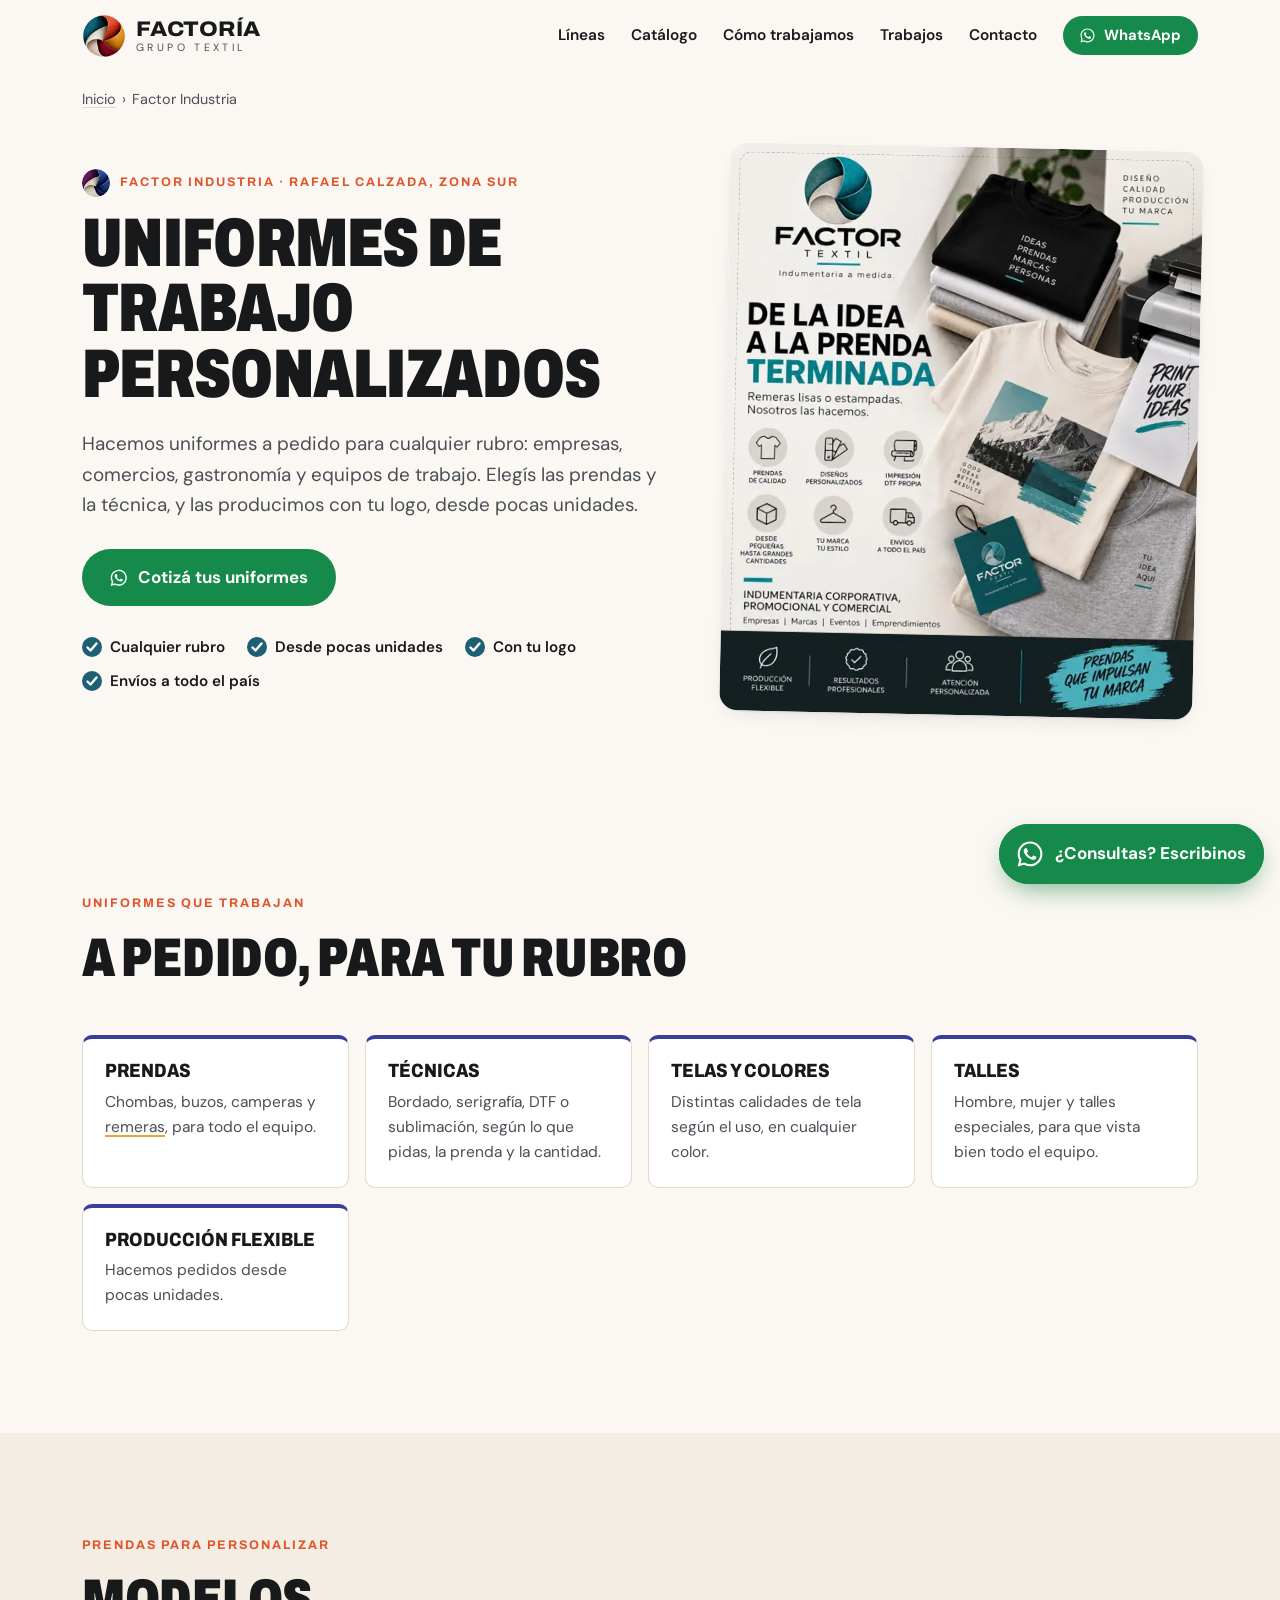
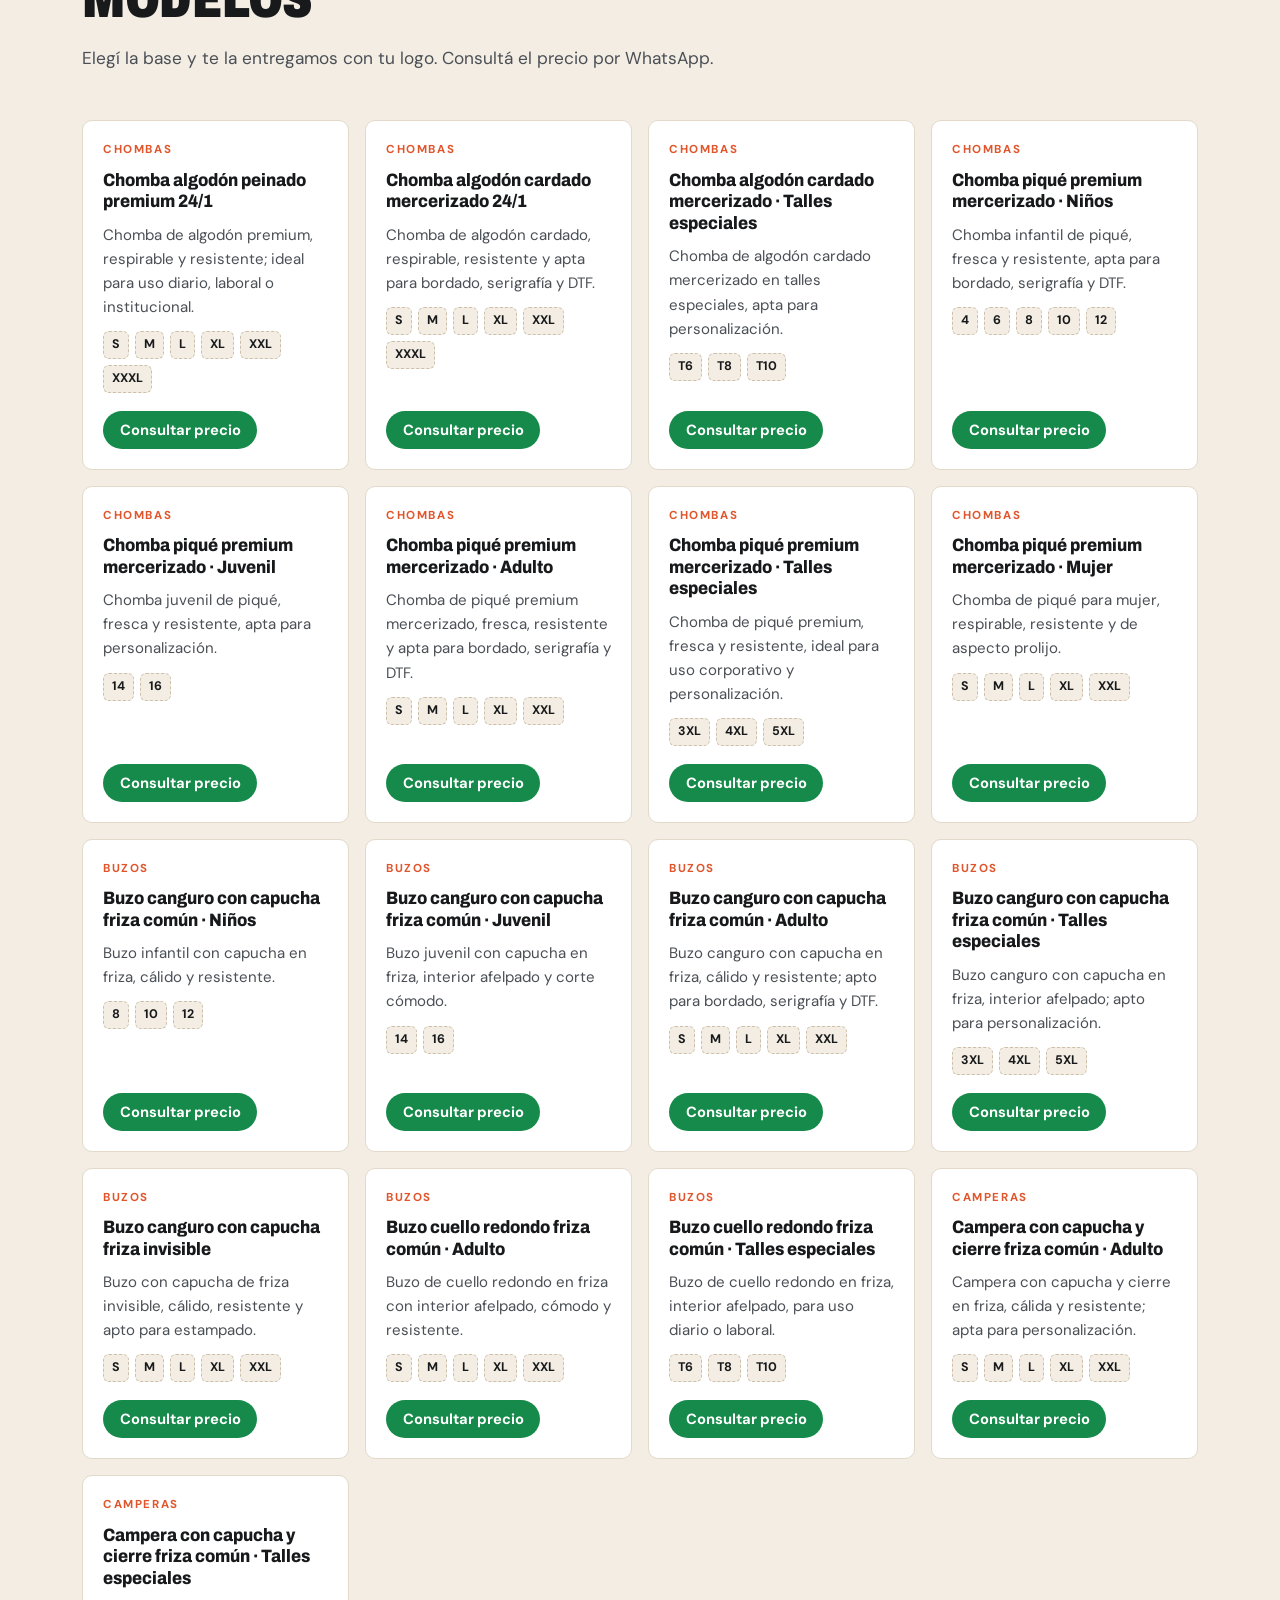
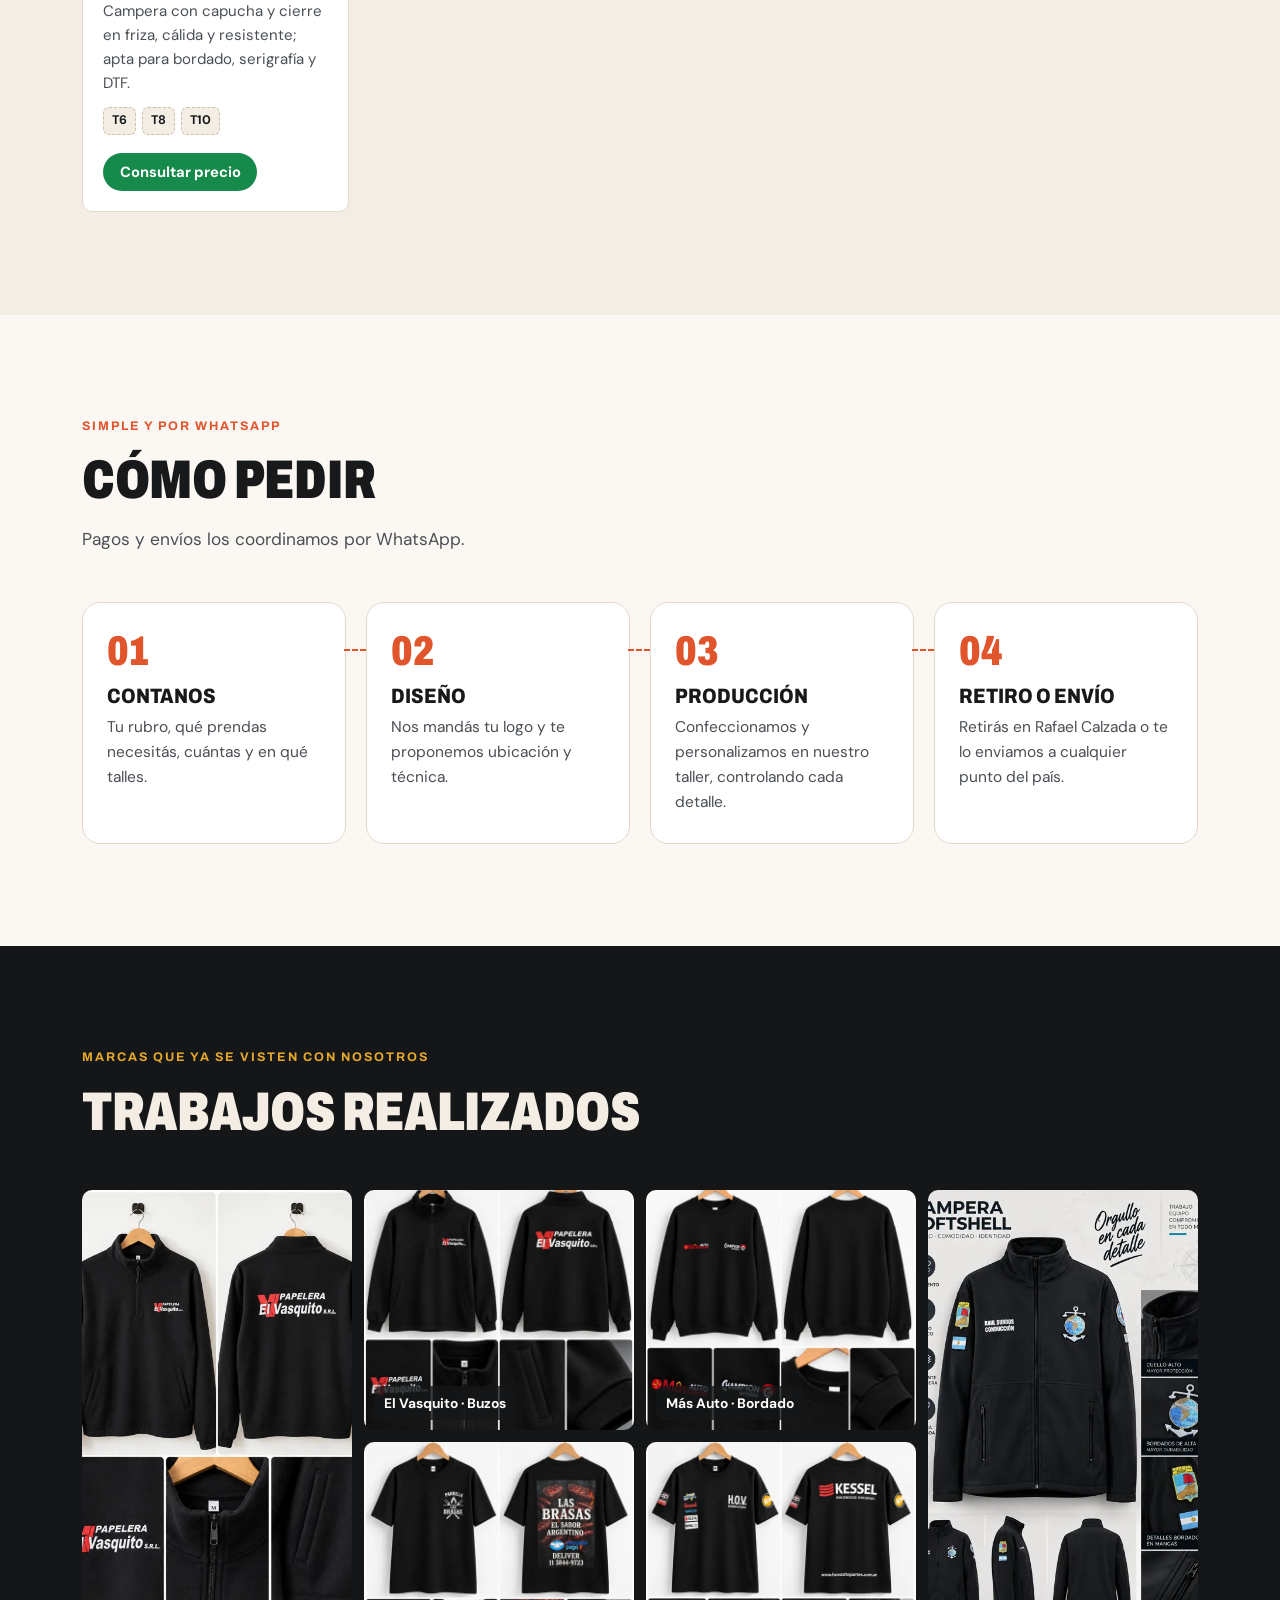
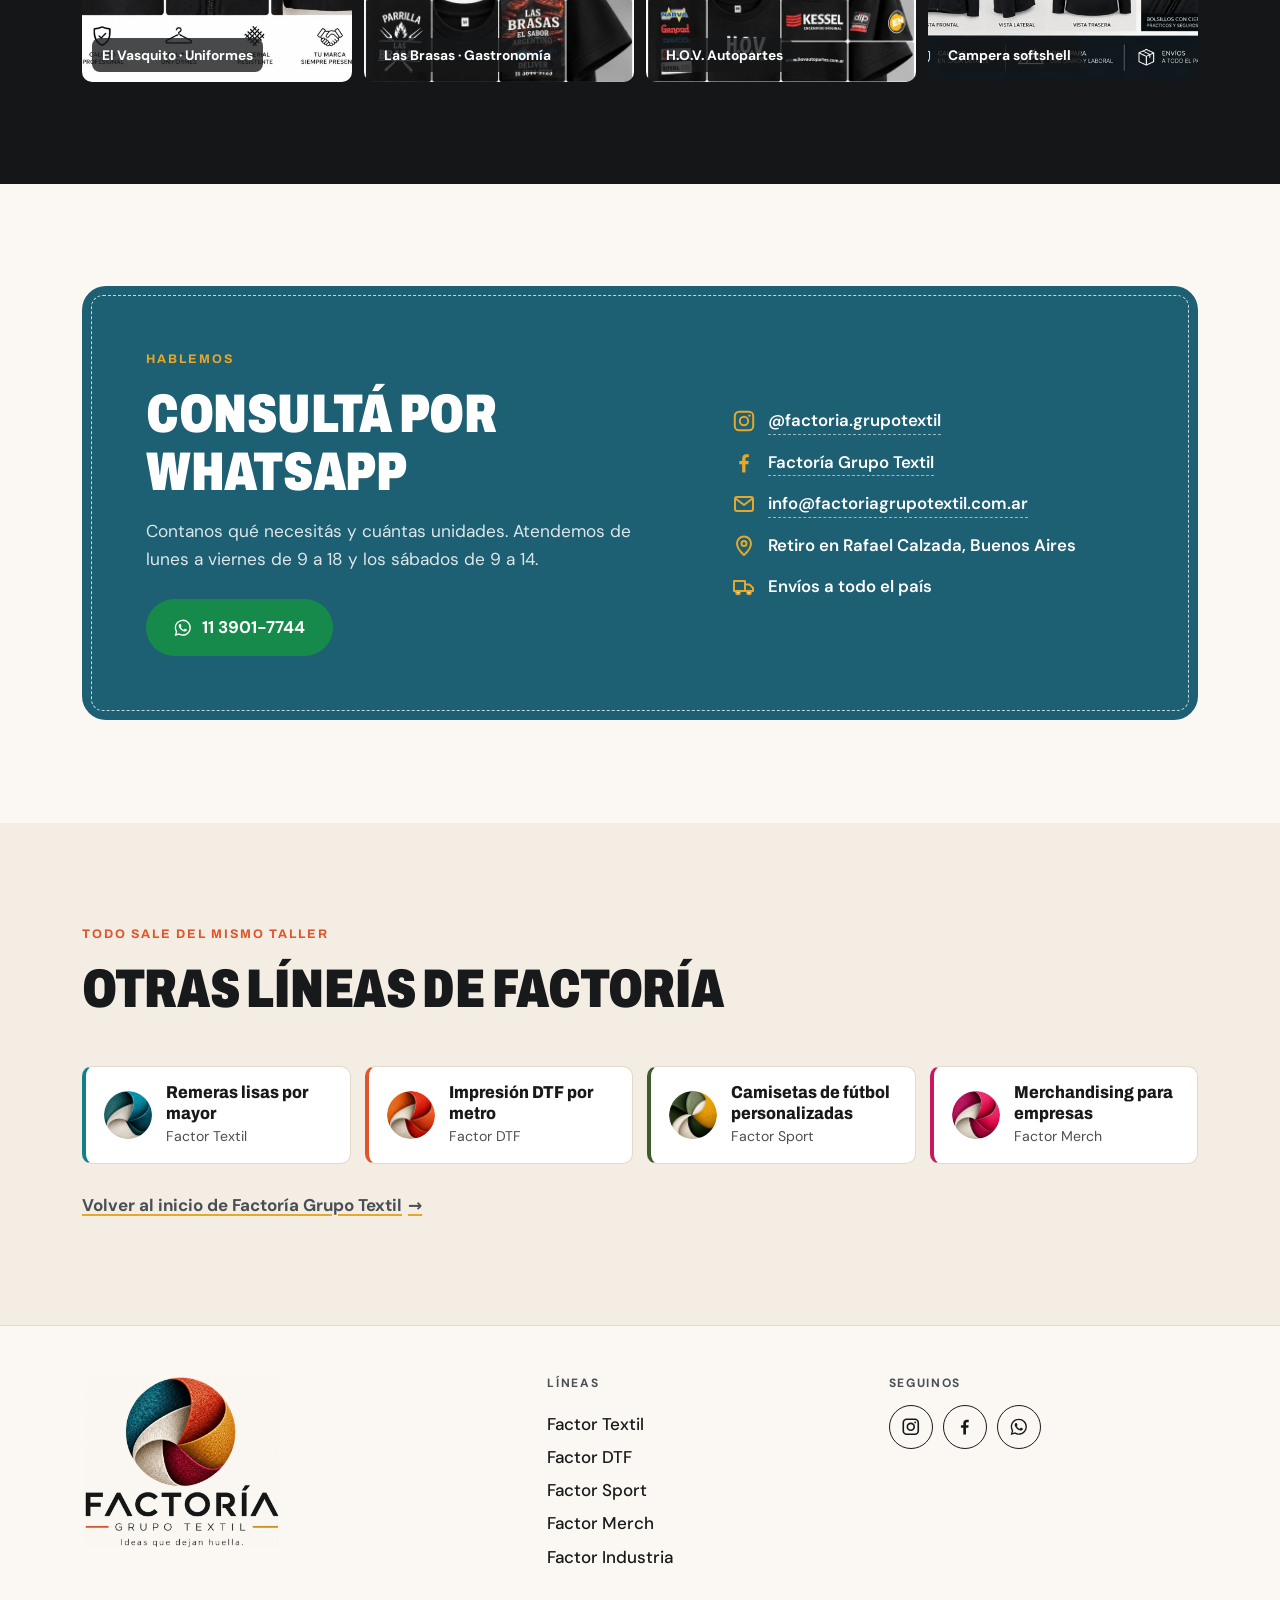
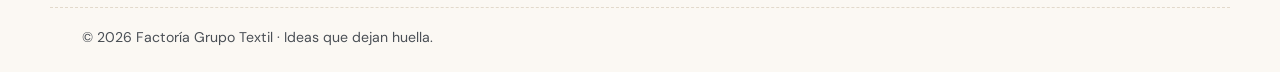
<file: uniformes-de-trabajo.html>
<!doctype html>
<html lang="es-AR">
<head>
  <meta charset="utf-8">
  <meta name="viewport" content="width=device-width, initial-scale=1">
  <title>Uniformes de trabajo personalizados con tu logo | Factoría</title>
  <meta name="description" content="Uniformes de trabajo con el logo de tu empresa: remeras, chombas y buzos bordados o estampados, para cualquier rubro. Desde pocas unidades. Pedí presupuesto.">
  <meta name="theme-color" content="#1d5f73">
  <link rel="canonical" href="https://factoriagrupotextil.com.ar/uniformes-de-trabajo">

  <meta property="og:type" content="website">
  <meta property="og:locale" content="es_AR">
  <meta property="og:site_name" content="Factoría Grupo Textil">
  <meta property="og:url" content="https://factoriagrupotextil.com.ar/uniformes-de-trabajo">
  <meta property="og:title" content="Uniformes de trabajo personalizados con tu logo | Factoría">
  <meta property="og:description" content="Uniformes de trabajo con el logo de tu empresa: remeras, chombas y buzos bordados o estampados, para cualquier rubro. Desde pocas unidades. Pedí presupuesto.">
  <meta property="og:image" content="https://factoriagrupotextil.com.ar/assets/brand/og-image.jpg">
  <meta property="og:image:width" content="1200">
  <meta property="og:image:height" content="630">
  <meta property="og:image:alt" content="Factoría Grupo Textil · Ideas que dejan huella">
  <meta name="twitter:card" content="summary_large_image">

  <link rel="icon" href="/favicon.ico" sizes="any">
  <link rel="icon" type="image/png" sizes="32x32" href="/assets/brand/favicon-32.png">
  <link rel="apple-touch-icon" href="/assets/brand/apple-touch-icon.png">

  <link rel="preload" href="/assets/fonts/archivo-var.woff2" as="font" type="font/woff2" crossorigin>
  <link rel="preload" href="/assets/fonts/dm-sans-var.woff2" as="font" type="font/woff2" crossorigin>
  <link rel="stylesheet" href="/css/styles.css">

  <!-- Google Analytics 4 -->
  <script async src="https://www.googletagmanager.com/gtag/js?id=G-RGEYKYGEFB"></script>
  <script>
    window.dataLayer = window.dataLayer || [];
    function gtag(){dataLayer.push(arguments);}
    gtag('js', new Date());
    // Tráfico interno: entrar una vez con ?interno=1 marca este navegador (?interno=0 lo desmarca)
    var gaParams = {};
    try {
      if (/[?&]interno=1/.test(location.search)) localStorage.setItem('fgt_interno', '1');
      if (/[?&]interno=0/.test(location.search)) localStorage.removeItem('fgt_interno');
      if (localStorage.getItem('fgt_interno') === '1') gaParams.traffic_type = 'internal';
    } catch (e) {}
    gtag('config', 'G-RGEYKYGEFB', gaParams);
  </script>

  <script type="application/ld+json">
  {
    "@context": "https://schema.org",
    "@graph": [
      {
        "@type": "ClothingStore",
        "@id": "https://factoriagrupotextil.com.ar/#org",
        "name": "Factoría Grupo Textil",
        "url": "https://factoriagrupotextil.com.ar/"
      },
      {
        "@type": "BreadcrumbList",
        "itemListElement": [
          {
            "@type": "ListItem",
            "position": 1,
            "name": "Inicio",
            "item": "https://factoriagrupotextil.com.ar/"
          },
          {
            "@type": "ListItem",
            "position": 2,
            "name": "Factor Industria",
            "item": "https://factoriagrupotextil.com.ar/uniformes-de-trabajo"
          }
        ]
      },
      {
        "@type": "Service",
        "@id": "https://factoriagrupotextil.com.ar/uniformes-de-trabajo#servicio",
        "name": "Uniformes de trabajo personalizados",
        "serviceType": "Fabricación de uniformes de trabajo personalizados",
        "description": "Uniformes de trabajo con el logo de tu empresa: remeras, chombas y buzos bordados o estampados, para cualquier rubro. Desde pocas unidades. Pedí presupuesto.",
        "url": "https://factoriagrupotextil.com.ar/uniformes-de-trabajo",
        "image": "https://factoriagrupotextil.com.ar/assets/img/lineas/indu-idea-a-prenda.webp",
        "brand": {
          "@type": "Brand",
          "name": "Factor Industria"
        },
        "provider": {
          "@id": "https://factoriagrupotextil.com.ar/#org"
        },
        "areaServed": {
          "@type": "Country",
          "name": "Argentina"
        }
      }
    ]
  }
  </script>
</head>
<body class="page-line" data-linea="Factor Industria" style="--c:#3b3d9c">
  <a class="skip" href="#main">Saltar al contenido</a>

  <!-- ═════════ HEADER ═════════ -->
  <header class="site-header" id="top">
    <div class="wrap header-row">
      <a class="brand" href="/" aria-label="Factoría Grupo Textil, inicio">
        <img src="/assets/brand/factoria-iso.png" alt="" width="44" height="44">
        <span class="brand-text">
          <span class="brand-name">FACTORÍA</span>
          <span class="brand-sub">Grupo Textil</span>
        </span>
      </a>

      <button class="nav-toggle" aria-expanded="false" aria-controls="nav" aria-label="Abrir menú">
        <span></span><span></span><span></span>
      </button>

      <nav class="nav" id="nav" aria-label="Principal">
        <a href="/#lineas">Líneas</a>
        <a href="/#catalogo">Catálogo</a>
        <a href="/#proceso">Cómo trabajamos</a>
        <a href="/#trabajos">Trabajos</a>
        <a href="#contacto">Contacto</a>
        <a class="btn btn-wa btn-sm" data-wa="¡Hola! Quiero cotizar uniformes de trabajo para mi empresa (Factor Industria)." href="https://wa.me/5491139017744" target="_blank" rel="noopener">
          <svg class="ico" aria-hidden="true"><use href="#i-wa"/></svg> WhatsApp
        </a>
      </nav>
    </div>
  </header>

  <main id="main">

    <!-- ═════════ HERO ═════════ -->
    <section class="hero page-hero">
      <div class="wrap">
        <nav class="crumbs" aria-label="Migas de pan">
          <ol>
            <li><a href="/">Inicio</a></li>
            <li aria-current="page">Factor Industria</li>
          </ol>
        </nav>
      </div>
      <div class="wrap hero-grid">
        <div class="hero-copy">
          <p class="eyebrow"><img class="eyebrow-logo" src="/assets/brand/factor-indu-iso.webp" alt="" width="28" height="28"> Factor Industria · Rafael Calzada, zona sur</p>
          <h1 class="display display-page">Uniformes de trabajo personalizados</h1>
          <p class="lead">Hacemos uniformes a pedido para cualquier rubro: empresas, comercios, gastronomía y equipos de trabajo. Elegís las prendas y la técnica, y las producimos con tu logo, desde pocas unidades.</p>

          <div class="hero-ctas">
            <a class="btn btn-wa btn-lg" data-wa="¡Hola! Quiero cotizar uniformes de trabajo para mi empresa (Factor Industria)." href="https://wa.me/5491139017744" target="_blank" rel="noopener"><svg class="ico" aria-hidden="true"><use href="#i-wa"/></svg> Cotizá tus uniformes</a>
          </div>

          <ul class="checks" aria-label="Por qué Factor Industria">
            <li>Cualquier rubro</li>
            <li>Desde pocas unidades</li>
            <li>Con tu logo</li>
            <li>Envíos a todo el país</li>
          </ul>
        </div>

        <figure class="hero-art stitch">
          <img src="/assets/img/lineas/indu-idea-a-prenda.webp" srcset="/assets/img/lineas/indu-idea-a-prenda-sm.webp 560w, /assets/img/lineas/indu-idea-a-prenda.webp 1145w" sizes="(max-width: 900px) min(520px, calc(100vw - 32px)), 480px" alt="Uniformes de trabajo de Factor Industria: de la idea a la prenda terminada" width="1145" height="1374" fetchpriority="high">
        </figure>
      </div>
    </section>

    <section class="section" id="uniformes">
      <div class="wrap">
        <header class="section-head">
          <p class="eyebrow">Uniformes que trabajan</p>
          <h2 class="title">A pedido, para tu rubro</h2>
        </header>
        <div class="facts">
          <article class="fact">
            <h3>Prendas</h3>
            <p>Chombas, buzos, camperas y <a href="/remeras-lisas-por-mayor">remeras</a>, para todo el equipo.</p>
          </article>
          <article class="fact">
            <h3>Técnicas</h3>
            <p>Bordado, serigrafía, DTF o sublimación, según lo que pidas, la prenda y la cantidad.</p>
          </article>
          <article class="fact">
            <h3>Telas y colores</h3>
            <p>Distintas calidades de tela según el uso, en cualquier color.</p>
          </article>
          <article class="fact">
            <h3>Talles</h3>
            <p>Hombre, mujer y talles especiales, para que vista bien todo el equipo.</p>
          </article>
          <article class="fact">
            <h3>Producción flexible</h3>
            <p>Hacemos pedidos desde pocas unidades.</p>
          </article>
        </div>
        <!-- COMPLETAR: plazos de entrega de uniformes; si "pocas unidades" tiene un número. -->
      </div>
    </section>

    <section class="section section-alt" id="productos">
      <div class="wrap">
        <header class="section-head">
          <p class="eyebrow">Prendas para personalizar</p>
          <h2 class="title">Modelos</h2>
          <p class="section-lead">Elegí la base y te la entregamos con tu logo. Consultá el precio por WhatsApp.</p>
        </header>
        <div class="products">
          <article class="product" data-cat="Chombas">
            <p class="p-cat">Chombas</p>
            <h3 class="p-name">Chomba algodón peinado premium 24/1</h3>
            <p class="p-desc">Chomba de algodón premium, respirable y resistente; ideal para uso diario, laboral o institucional.</p>
            <ul class="p-sizes" aria-label="Talles"><li>S</li><li>M</li><li>L</li><li>XL</li><li>XXL</li><li>XXXL</li></ul>
            <div class="p-actions"><a class="btn btn-wa btn-sm" data-wa="¡Hola Factoría! Quiero consultar precio por cantidad de: Chomba algodón peinado premium 24/1" href="https://wa.me/5491139017744" target="_blank" rel="noopener">Consultar precio</a></div>
          </article>
          <article class="product" data-cat="Chombas">
            <p class="p-cat">Chombas</p>
            <h3 class="p-name">Chomba algodón cardado mercerizado 24/1</h3>
            <p class="p-desc">Chomba de algodón cardado, respirable, resistente y apta para bordado, serigrafía y DTF.</p>
            <ul class="p-sizes" aria-label="Talles"><li>S</li><li>M</li><li>L</li><li>XL</li><li>XXL</li><li>XXXL</li></ul>
            <div class="p-actions"><a class="btn btn-wa btn-sm" data-wa="¡Hola Factoría! Quiero consultar precio por cantidad de: Chomba algodón cardado mercerizado 24/1" href="https://wa.me/5491139017744" target="_blank" rel="noopener">Consultar precio</a></div>
          </article>
          <article class="product" data-cat="Chombas">
            <p class="p-cat">Chombas</p>
            <h3 class="p-name">Chomba algodón cardado mercerizado · Talles especiales</h3>
            <p class="p-desc">Chomba de algodón cardado mercerizado en talles especiales, apta para personalización.</p>
            <ul class="p-sizes" aria-label="Talles"><li>T6</li><li>T8</li><li>T10</li></ul>
            <div class="p-actions"><a class="btn btn-wa btn-sm" data-wa="¡Hola Factoría! Quiero consultar precio por cantidad de: Chomba algodón cardado mercerizado · Talles especiales" href="https://wa.me/5491139017744" target="_blank" rel="noopener">Consultar precio</a></div>
          </article>
          <article class="product" data-cat="Chombas">
            <p class="p-cat">Chombas</p>
            <h3 class="p-name">Chomba piqué premium mercerizado · Niños</h3>
            <p class="p-desc">Chomba infantil de piqué, fresca y resistente, apta para bordado, serigrafía y DTF.</p>
            <ul class="p-sizes" aria-label="Talles"><li>4</li><li>6</li><li>8</li><li>10</li><li>12</li></ul>
            <div class="p-actions"><a class="btn btn-wa btn-sm" data-wa="¡Hola Factoría! Quiero consultar precio por cantidad de: Chomba piqué premium mercerizado · Niños" href="https://wa.me/5491139017744" target="_blank" rel="noopener">Consultar precio</a></div>
          </article>
          <article class="product" data-cat="Chombas">
            <p class="p-cat">Chombas</p>
            <h3 class="p-name">Chomba piqué premium mercerizado · Juvenil</h3>
            <p class="p-desc">Chomba juvenil de piqué, fresca y resistente, apta para personalización.</p>
            <ul class="p-sizes" aria-label="Talles"><li>14</li><li>16</li></ul>
            <div class="p-actions"><a class="btn btn-wa btn-sm" data-wa="¡Hola Factoría! Quiero consultar precio por cantidad de: Chomba piqué premium mercerizado · Juvenil" href="https://wa.me/5491139017744" target="_blank" rel="noopener">Consultar precio</a></div>
          </article>
          <article class="product" data-cat="Chombas">
            <p class="p-cat">Chombas</p>
            <h3 class="p-name">Chomba piqué premium mercerizado · Adulto</h3>
            <p class="p-desc">Chomba de piqué premium mercerizado, fresca, resistente y apta para bordado, serigrafía y DTF.</p>
            <ul class="p-sizes" aria-label="Talles"><li>S</li><li>M</li><li>L</li><li>XL</li><li>XXL</li></ul>
            <div class="p-actions"><a class="btn btn-wa btn-sm" data-wa="¡Hola Factoría! Quiero consultar precio por cantidad de: Chomba piqué premium mercerizado · Adulto" href="https://wa.me/5491139017744" target="_blank" rel="noopener">Consultar precio</a></div>
          </article>
          <article class="product" data-cat="Chombas">
            <p class="p-cat">Chombas</p>
            <h3 class="p-name">Chomba piqué premium mercerizado · Talles especiales</h3>
            <p class="p-desc">Chomba de piqué premium, fresca y resistente, ideal para uso corporativo y personalización.</p>
            <ul class="p-sizes" aria-label="Talles"><li>3XL</li><li>4XL</li><li>5XL</li></ul>
            <div class="p-actions"><a class="btn btn-wa btn-sm" data-wa="¡Hola Factoría! Quiero consultar precio por cantidad de: Chomba piqué premium mercerizado · Talles especiales" href="https://wa.me/5491139017744" target="_blank" rel="noopener">Consultar precio</a></div>
          </article>
          <article class="product" data-cat="Chombas">
            <p class="p-cat">Chombas</p>
            <h3 class="p-name">Chomba piqué premium mercerizado · Mujer</h3>
            <p class="p-desc">Chomba de piqué para mujer, respirable, resistente y de aspecto prolijo.</p>
            <ul class="p-sizes" aria-label="Talles"><li>S</li><li>M</li><li>L</li><li>XL</li><li>XXL</li></ul>
            <div class="p-actions"><a class="btn btn-wa btn-sm" data-wa="¡Hola Factoría! Quiero consultar precio por cantidad de: Chomba piqué premium mercerizado · Mujer" href="https://wa.me/5491139017744" target="_blank" rel="noopener">Consultar precio</a></div>
          </article>
          <article class="product" data-cat="Buzos">
            <p class="p-cat">Buzos</p>
            <h3 class="p-name">Buzo canguro con capucha friza común · Niños</h3>
            <p class="p-desc">Buzo infantil con capucha en friza, cálido y resistente.</p>
            <ul class="p-sizes" aria-label="Talles"><li>8</li><li>10</li><li>12</li></ul>
            <div class="p-actions"><a class="btn btn-wa btn-sm" data-wa="¡Hola Factoría! Quiero consultar precio por cantidad de: Buzo canguro con capucha friza común · Niños" href="https://wa.me/5491139017744" target="_blank" rel="noopener">Consultar precio</a></div>
          </article>
          <article class="product" data-cat="Buzos">
            <p class="p-cat">Buzos</p>
            <h3 class="p-name">Buzo canguro con capucha friza común · Juvenil</h3>
            <p class="p-desc">Buzo juvenil con capucha en friza, interior afelpado y corte cómodo.</p>
            <ul class="p-sizes" aria-label="Talles"><li>14</li><li>16</li></ul>
            <div class="p-actions"><a class="btn btn-wa btn-sm" data-wa="¡Hola Factoría! Quiero consultar precio por cantidad de: Buzo canguro con capucha friza común · Juvenil" href="https://wa.me/5491139017744" target="_blank" rel="noopener">Consultar precio</a></div>
          </article>
          <article class="product" data-cat="Buzos">
            <p class="p-cat">Buzos</p>
            <h3 class="p-name">Buzo canguro con capucha friza común · Adulto</h3>
            <p class="p-desc">Buzo canguro con capucha en friza, cálido y resistente; apto para bordado, serigrafía y DTF.</p>
            <ul class="p-sizes" aria-label="Talles"><li>S</li><li>M</li><li>L</li><li>XL</li><li>XXL</li></ul>
            <div class="p-actions"><a class="btn btn-wa btn-sm" data-wa="¡Hola Factoría! Quiero consultar precio por cantidad de: Buzo canguro con capucha friza común · Adulto" href="https://wa.me/5491139017744" target="_blank" rel="noopener">Consultar precio</a></div>
          </article>
          <article class="product" data-cat="Buzos">
            <p class="p-cat">Buzos</p>
            <h3 class="p-name">Buzo canguro con capucha friza común · Talles especiales</h3>
            <p class="p-desc">Buzo canguro con capucha en friza, interior afelpado; apto para personalización.</p>
            <ul class="p-sizes" aria-label="Talles"><li>3XL</li><li>4XL</li><li>5XL</li></ul>
            <div class="p-actions"><a class="btn btn-wa btn-sm" data-wa="¡Hola Factoría! Quiero consultar precio por cantidad de: Buzo canguro con capucha friza común · Talles especiales" href="https://wa.me/5491139017744" target="_blank" rel="noopener">Consultar precio</a></div>
          </article>
          <article class="product" data-cat="Buzos">
            <p class="p-cat">Buzos</p>
            <h3 class="p-name">Buzo canguro con capucha friza invisible</h3>
            <p class="p-desc">Buzo con capucha de friza invisible, cálido, resistente y apto para estampado.</p>
            <ul class="p-sizes" aria-label="Talles"><li>S</li><li>M</li><li>L</li><li>XL</li><li>XXL</li></ul>
            <div class="p-actions"><a class="btn btn-wa btn-sm" data-wa="¡Hola Factoría! Quiero consultar precio por cantidad de: Buzo canguro con capucha friza invisible" href="https://wa.me/5491139017744" target="_blank" rel="noopener">Consultar precio</a></div>
          </article>
          <article class="product" data-cat="Buzos">
            <p class="p-cat">Buzos</p>
            <h3 class="p-name">Buzo cuello redondo friza común · Adulto</h3>
            <p class="p-desc">Buzo de cuello redondo en friza con interior afelpado, cómodo y resistente.</p>
            <ul class="p-sizes" aria-label="Talles"><li>S</li><li>M</li><li>L</li><li>XL</li><li>XXL</li></ul>
            <div class="p-actions"><a class="btn btn-wa btn-sm" data-wa="¡Hola Factoría! Quiero consultar precio por cantidad de: Buzo cuello redondo friza común · Adulto" href="https://wa.me/5491139017744" target="_blank" rel="noopener">Consultar precio</a></div>
          </article>
          <article class="product" data-cat="Buzos">
            <p class="p-cat">Buzos</p>
            <h3 class="p-name">Buzo cuello redondo friza común · Talles especiales</h3>
            <p class="p-desc">Buzo de cuello redondo en friza, interior afelpado, para uso diario o laboral.</p>
            <ul class="p-sizes" aria-label="Talles"><li>T6</li><li>T8</li><li>T10</li></ul>
            <div class="p-actions"><a class="btn btn-wa btn-sm" data-wa="¡Hola Factoría! Quiero consultar precio por cantidad de: Buzo cuello redondo friza común · Talles especiales" href="https://wa.me/5491139017744" target="_blank" rel="noopener">Consultar precio</a></div>
          </article>
          <article class="product" data-cat="Camperas">
            <p class="p-cat">Camperas</p>
            <h3 class="p-name">Campera con capucha y cierre friza común · Adulto</h3>
            <p class="p-desc">Campera con capucha y cierre en friza, cálida y resistente; apta para personalización.</p>
            <ul class="p-sizes" aria-label="Talles"><li>S</li><li>M</li><li>L</li><li>XL</li><li>XXL</li></ul>
            <div class="p-actions"><a class="btn btn-wa btn-sm" data-wa="¡Hola Factoría! Quiero consultar precio por cantidad de: Campera con capucha y cierre friza común · Adulto" href="https://wa.me/5491139017744" target="_blank" rel="noopener">Consultar precio</a></div>
          </article>
          <article class="product" data-cat="Camperas">
            <p class="p-cat">Camperas</p>
            <h3 class="p-name">Campera con capucha y cierre friza común · Talles especiales</h3>
            <p class="p-desc">Campera con capucha y cierre en friza, cálida y resistente; apta para bordado, serigrafía y DTF.</p>
            <ul class="p-sizes" aria-label="Talles"><li>T6</li><li>T8</li><li>T10</li></ul>
            <div class="p-actions"><a class="btn btn-wa btn-sm" data-wa="¡Hola Factoría! Quiero consultar precio por cantidad de: Campera con capucha y cierre friza común · Talles especiales" href="https://wa.me/5491139017744" target="_blank" rel="noopener">Consultar precio</a></div>
          </article>
        </div>
      </div>
    </section>

    <!-- ═════════ CÓMO PEDIR ═════════ -->
    <section class="section" id="como-pedir">
      <div class="wrap">
        <header class="section-head">
          <p class="eyebrow">Simple y por WhatsApp</p>
          <h2 class="title">Cómo pedir</h2>
          <p class="section-lead">Pagos y envíos los coordinamos por WhatsApp.</p>
        </header>
        <ol class="steps">
          <li class="step">
            <span class="step-n">01</span>
            <h3>Contanos</h3>
            <p>Tu rubro, qué prendas necesitás, cuántas y en qué talles.</p>
          </li>
          <li class="step">
            <span class="step-n">02</span>
            <h3>Diseño</h3>
            <p>Nos mandás tu logo y te proponemos ubicación y técnica.</p>
          </li>
          <li class="step">
            <span class="step-n">03</span>
            <h3>Producción</h3>
            <p>Confeccionamos y personalizamos en nuestro taller, controlando cada detalle.</p>
          </li>
          <li class="step">
            <span class="step-n">04</span>
            <h3>Retiro o envío</h3>
            <p>Retirás en Rafael Calzada o te lo enviamos a cualquier punto del país.</p>
          </li>
        </ol>
      </div>
    </section>

    <section class="section section-dark" id="trabajos">
      <div class="wrap">
        <header class="section-head">
          <p class="eyebrow">Marcas que ya se visten con nosotros</p>
          <h2 class="title">Trabajos realizados</h2>
        </header>
        <div class="gallery">
          <button class="g-item g-tall" data-lightbox="/assets/img/trabajos/el-vasquito-uniforme.webp" data-caption="Uniforme personalizado · Papelera El Vasquito"><img src="/assets/img/trabajos/el-vasquito-uniforme-sm.webp" alt="Uniforme negro personalizado para Papelera El Vasquito" loading="lazy" width="560" height="840"><span>El Vasquito · Uniformes</span></button>
          <button class="g-item" data-lightbox="/assets/img/trabajos/el-vasquito-buzo.webp" data-caption="Buzo con medio cierre · Papelera El Vasquito"><img src="/assets/img/trabajos/el-vasquito-buzo-sm.webp" alt="Buzo negro con medio cierre y logo de Papelera El Vasquito en el pecho y la espalda" loading="lazy" width="560" height="560"><span>El Vasquito · Buzos</span></button>
          <button class="g-item" data-lightbox="/assets/img/trabajos/buzo-bordado-mas-auto.webp" data-caption="Buzos bordados · Más Auto Center"><img src="/assets/img/trabajos/buzo-bordado-mas-auto-sm.webp" alt="Buzo negro bordado de Más Auto Center" loading="lazy" width="560" height="560"><span>Más Auto · Bordado</span></button>
          <button class="g-item g-tall" data-lightbox="/assets/img/trabajos/campera-softshell.webp" data-caption="Campera softshell bordada"><img src="/assets/img/trabajos/campera-softshell-sm.webp" alt="Campera softshell negra con bordados" loading="lazy" width="560" height="840"><span>Campera softshell</span></button>
          <button class="g-item" data-lightbox="/assets/img/trabajos/las-brasas.webp" data-caption="Remeras para gastronomía · Las Brasas"><img src="/assets/img/trabajos/las-brasas-sm.webp" alt="Remeras negras de la parrilla Las Brasas" loading="lazy" width="560" height="512"><span>Las Brasas · Gastronomía</span></button>
          <button class="g-item" data-lightbox="/assets/img/trabajos/hov-kessel.webp" data-caption="Remeras corporativas · H.O.V. Autopartes"><img src="/assets/img/trabajos/hov-kessel-sm.webp" alt="Remeras corporativas negras de H.O.V. Autopartes" loading="lazy" width="560" height="512"><span>H.O.V. Autopartes</span></button>
        </div>
      </div>
    </section>

    <!-- ═════════ CONTACTO ═════════ -->
    <section class="section" id="contacto">
      <div class="wrap">
        <div class="contact stitch">
          <div class="contact-copy">
            <p class="eyebrow">Hablemos</p>
            <h2 class="title">Consultá por WhatsApp</h2>
            <p class="section-lead">Contanos qué necesitás y cuántas unidades. Atendemos de lunes a viernes de 9 a 18 y los sábados de 9 a 14.</p>
            <a class="btn btn-wa btn-lg" data-wa="¡Hola! Quiero cotizar uniformes de trabajo para mi empresa (Factor Industria)." href="https://wa.me/5491139017744" target="_blank" rel="noopener"><svg class="ico" aria-hidden="true"><use href="#i-wa"/></svg> 11 3901-7744</a>
          </div>
          <ul class="contact-list">
            <li>
              <svg class="ico" aria-hidden="true"><use href="#i-ig"/></svg>
              <a href="https://www.instagram.com/factoria.grupotextil/" target="_blank" rel="noopener">@factoria.grupotextil</a>
            </li>
            <li>
              <svg class="ico" aria-hidden="true"><use href="#i-fb"/></svg>
              <a href="https://www.facebook.com/factoria.grupo.textill/" target="_blank" rel="noopener">Factoría Grupo Textil</a>
            </li>
            <li>
              <svg class="ico" aria-hidden="true"><use href="#i-mail"/></svg>
              <a href="mailto:info@factoriagrupotextil.com.ar">info@factoriagrupotextil.com.ar</a>
            </li>
            <li>
              <svg class="ico" aria-hidden="true"><use href="#i-pin"/></svg>
              <span>Retiro en Rafael Calzada, Buenos Aires</span>
            </li>
            <li>
              <svg class="ico" aria-hidden="true"><use href="#i-truck"/></svg>
              <span>Envíos a todo el país</span>
            </li>
          </ul>
        </div>
      </div>
    </section>

    <section class="section section-alt" id="lineas">
      <div class="wrap">
        <header class="section-head">
          <p class="eyebrow">Todo sale del mismo taller</p>
          <h2 class="title">Otras líneas de Factoría</h2>
        </header>
        <nav class="others" aria-label="Otras líneas">
          <a class="other" href="/remeras-lisas-por-mayor" style="--c:#12808a"><img src="/assets/brand/factor-textil-iso.webp" alt="" width="48" height="48" loading="lazy"><span><strong>Remeras lisas por mayor</strong>Factor Textil</span></a>
          <a class="other" href="/impresion-dtf" style="--c:#e0552b"><img src="/assets/brand/factor-dtf-iso.webp" alt="" width="48" height="48" loading="lazy"><span><strong>Impresión DTF por metro</strong>Factor DTF</span></a>
          <a class="other" href="/camisetas-de-futbol-personalizadas" style="--c:#3e5b2c"><img src="/assets/brand/factor-sport-iso.webp" alt="" width="48" height="48" loading="lazy"><span><strong>Camisetas de fútbol personalizadas</strong>Factor Sport</span></a>
          <a class="other" href="/merchandising-para-empresas" style="--c:#c8195f"><img src="/assets/brand/factor-merch-iso.webp" alt="" width="48" height="48" loading="lazy"><span><strong>Merchandising para empresas</strong>Factor Merch</span></a>
        </nav>
        <p class="note"><a class="link-arrow" href="/">Volver al inicio de Factoría Grupo Textil</a></p>
      </div>
    </section>
  </main>

  <!-- ═════════ FOOTER ═════════ -->
  <footer class="site-footer">
    <div class="wrap footer-grid">
      <div>
        <a href="/"><img class="footer-logo" src="/assets/brand/factoria-logo.webp" alt="Factoría Grupo Textil · Ideas que dejan huella." width="220" height="195" loading="lazy"></a>
      </div>
      <nav aria-label="Líneas">
        <p class="f-title">Líneas</p>
        <a href="/remeras-lisas-por-mayor">Factor Textil</a>
        <a href="/impresion-dtf">Factor DTF</a>
        <a href="/camisetas-de-futbol-personalizadas">Factor Sport</a>
        <a href="/merchandising-para-empresas">Factor Merch</a>
        <a href="/uniformes-de-trabajo">Factor Industria</a>
      </nav>
      <div>
        <p class="f-title">Seguinos</p>
        <div class="socials">
          <a href="https://www.instagram.com/factoria.grupotextil/" target="_blank" rel="noopener" aria-label="Instagram"><svg class="ico" aria-hidden="true"><use href="#i-ig"/></svg></a>
          <a href="https://www.facebook.com/factoria.grupo.textill/" target="_blank" rel="noopener" aria-label="Facebook"><svg class="ico" aria-hidden="true"><use href="#i-fb"/></svg></a>
          <a data-wa="¡Hola Factoría!" href="https://wa.me/5491139017744" target="_blank" rel="noopener" aria-label="WhatsApp"><svg class="ico" aria-hidden="true"><use href="#i-wa"/></svg></a>
        </div>
      </div>
    </div>
    <div class="wrap footer-bottom">
      <p>© <span id="year">2026</span> Factoría Grupo Textil · Ideas que dejan huella.</p>
    </div>
  </footer>

  <!-- Botón flotante de WhatsApp -->
  <a class="wa-float" data-wa="¡Hola! Quiero cotizar uniformes de trabajo para mi empresa (Factor Industria)." href="https://wa.me/5491139017744" target="_blank" rel="noopener" aria-label="Escribinos por WhatsApp">
    <svg aria-hidden="true"><use href="#i-wa"/></svg>
    <span class="wa-float-label">¿Consultas? Escribinos</span>
  </a>

  <!-- Lightbox -->
  <dialog class="lightbox" id="lightbox" aria-label="Imagen ampliada">
    <button class="lb-close" type="button" aria-label="Cerrar">×</button>
    <img alt="">
    <p class="lb-caption"></p>
  </dialog>

  <!-- Íconos -->
  <svg width="0" height="0" style="position:absolute" aria-hidden="true">
    <symbol id="i-wa" viewBox="0 0 24 24"><path fill="currentColor" d="M19.05 4.91A9.82 9.82 0 0 0 12.04 2C6.58 2 2.13 6.45 2.13 11.91c0 1.75.46 3.45 1.32 4.95L2.05 22l5.25-1.38a9.9 9.9 0 0 0 4.74 1.21c5.46 0 9.91-4.45 9.91-9.91 0-2.65-1.03-5.14-2.9-7.01ZM12.04 20.15a8.2 8.2 0 0 1-4.19-1.15l-.3-.18-3.12.82.83-3.04-.2-.31a8.2 8.2 0 0 1-1.26-4.38c0-4.54 3.7-8.24 8.24-8.24 2.2 0 4.27.86 5.82 2.42a8.18 8.18 0 0 1 2.41 5.83c.01 4.54-3.69 8.23-8.23 8.23Zm4.52-6.16c-.25-.12-1.47-.72-1.69-.81-.23-.08-.39-.12-.56.12-.17.25-.64.81-.78.97-.14.17-.29.19-.54.06-.25-.12-1.05-.39-1.99-1.23-.74-.66-1.23-1.47-1.38-1.72-.14-.25-.02-.38.11-.51.11-.11.25-.29.37-.43.12-.14.17-.25.25-.41.08-.17.04-.31-.02-.43-.06-.12-.56-1.34-.76-1.84-.2-.48-.41-.42-.56-.43h-.48c-.17 0-.43.06-.66.31-.22.25-.86.85-.86 2.07 0 1.22.89 2.4 1.01 2.56.12.17 1.75 2.67 4.23 3.74.59.26 1.05.41 1.41.52.59.19 1.13.16 1.56.1.48-.07 1.47-.6 1.67-1.18.21-.58.21-1.07.14-1.18-.06-.11-.22-.17-.47-.29Z"/></symbol>
    <symbol id="i-ig" viewBox="0 0 24 24"><path fill="none" stroke="currentColor" stroke-width="2" d="M7 2.8h10A4.2 4.2 0 0 1 21.2 7v10a4.2 4.2 0 0 1-4.2 4.2H7A4.2 4.2 0 0 1 2.8 17V7A4.2 4.2 0 0 1 7 2.8Z"/><circle cx="12" cy="12" r="4.2" fill="none" stroke="currentColor" stroke-width="2"/><circle cx="17.4" cy="6.6" r="1.2" fill="currentColor"/></symbol>
    <symbol id="i-fb" viewBox="0 0 24 24"><path fill="currentColor" d="M13.5 21.5v-8.2h2.8l.4-3.3h-3.2V7.9c0-.95.27-1.6 1.63-1.6h1.72V3.37a23 23 0 0 0-2.5-.13c-2.48 0-4.18 1.51-4.18 4.3V10H7.3v3.3h2.87v8.2h3.33Z"/></symbol>
    <symbol id="i-pin" viewBox="0 0 24 24"><path fill="none" stroke="currentColor" stroke-width="2" d="M12 21s-7-6.2-7-11.5A7 7 0 0 1 19 9.5C19 14.8 12 21 12 21Z"/><circle cx="12" cy="9.5" r="2.5" fill="none" stroke="currentColor" stroke-width="2"/></symbol>
    <symbol id="i-mail" viewBox="0 0 24 24"><rect x="3" y="5" width="18" height="14" rx="2" fill="none" stroke="currentColor" stroke-width="2"/><path d="m3.5 6.5 8.5 6.5 8.5-6.5" fill="none" stroke="currentColor" stroke-width="2" stroke-linejoin="round"/></symbol>
    <symbol id="i-truck" viewBox="0 0 24 24"><path fill="none" stroke="currentColor" stroke-width="2" stroke-linejoin="round" d="M2 6h11v10H2zM13 9.5h4.5L21 13v3h-8z"/><circle cx="6" cy="17.5" r="1.8" fill="#fff" stroke="currentColor" stroke-width="2"/><circle cx="17" cy="17.5" r="1.8" fill="#fff" stroke="currentColor" stroke-width="2"/></symbol>
  </svg>

  <script src="/js/main.js"></script>
</body>
</html>
</file>
<file: css/styles.css>
/* Factoría Grupo Textil · styles.css */

/* Fuentes alojadas en el sitio (licencia SIL OFL, ver assets/fonts) */
@font-face {
  font-family: "Archivo"; src: url("/assets/fonts/archivo-var.woff2") format("woff2");
  font-weight: 100 900; font-stretch: 62% 125%; font-style: normal; font-display: swap;
}
@font-face {
  font-family: "DM Sans"; src: url("/assets/fonts/dm-sans-var.woff2") format("woff2");
  font-weight: 100 1000; font-style: normal; font-display: swap;
}

:root {
  --ink: #17191b;
  --ink-2: #4a4f55;
  --paper: #fbf8f3;
  --cream: #f3ede3;
  --line: #e2d9cb;

  --petroleo: #1d5f73;
  --naranja: #e0552b;
  --mostaza: #e6a82a;
  --bordo: #a3173a;

  --wa: #168a4a;
  --wa-hover: #10733c;

  --radius: 18px;
  --radius-sm: 10px;
  --shadow: 0 1px 2px rgba(23,25,27,.06), 0 8px 24px -12px rgba(23,25,27,.18);

  --f-display: "Archivo", "Arial Narrow", system-ui, sans-serif;
  --f-body: "DM Sans", system-ui, -apple-system, "Segoe UI", sans-serif;

  --wrap: 1180px;
  --gutter: clamp(16px, 4vw, 32px);
  --header-h: 72px;
}

*, *::before, *::after { box-sizing: border-box; }
html { scroll-behavior: smooth; scroll-padding-top: calc(var(--header-h) + 12px); -webkit-text-size-adjust: 100%; }
@media (prefers-reduced-motion: reduce) { html { scroll-behavior: auto; } }

body {
  margin: 0;
  background: var(--paper);
  color: var(--ink);
  font-family: var(--f-body);
  font-size: 17px;
  line-height: 1.6;
  -webkit-font-smoothing: antialiased;
  overflow-x: hidden;
}
img { max-width: 100%; height: auto; display: block; }
a { color: inherit; }
button { font: inherit; color: inherit; }
h1, h2, h3 { margin: 0; line-height: 1.08; }
p { margin: 0; }

.wrap { width: 100%; max-width: var(--wrap); margin-inline: auto; padding-inline: var(--gutter); }

.skip {
  position: absolute; left: 12px; top: -60px; z-index: 100;
  background: var(--ink); color: #fff; padding: 10px 14px; border-radius: 8px; text-decoration: none;
}
.skip:focus { top: 12px; }

:focus-visible { outline: 3px solid var(--mostaza); outline-offset: 3px; border-radius: 6px; }

/* ── Iconos */
.ico { width: 1.15em; height: 1.15em; flex: none; }

/* ── Botones */
.btn {
  display: inline-flex; align-items: center; justify-content: center; gap: .55em;
  padding: .8em 1.25em; border-radius: 999px; border: 2px solid transparent;
  font-weight: 700; font-size: 1rem; line-height: 1.1; text-decoration: none; cursor: pointer;
  transition: background-color .18s, color .18s, border-color .18s, transform .18s;
}
.btn:active { transform: translateY(1px); }
.btn-sm { padding: .6em 1em; font-size: .92rem; }
.btn-lg { padding: 1em 1.5em; font-size: 1.06rem; }
.btn-wa { background: var(--wa); color: #fff; }
.btn-wa:hover { background: var(--wa-hover); }
.btn-ghost { border-color: var(--ink); color: var(--ink); background: transparent; }
.btn-ghost:hover { background: var(--ink); color: var(--paper); }
.btn-line { background: var(--c, var(--ink)); color: #fff; }
.btn-line:hover { filter: brightness(.88); }

.link-arrow {
  display: inline-flex; align-items: center; gap: .35em;
  background: none; border: 0; padding: .2em 0; cursor: pointer;
  font-weight: 700; text-decoration: underline; text-decoration-thickness: 2px; text-underline-offset: 4px;
  text-decoration-color: var(--mostaza);
}
.link-arrow::after { content: "→"; transition: transform .18s; }
.link-arrow:hover::after { transform: translateX(3px); }

/* ── Costura (detalle textil) */
.stitch { position: relative; }
.stitch::after {
  content: ""; position: absolute; inset: 9px; pointer-events: none;
  border: 1.5px dashed rgba(255,255,255,.75); border-radius: calc(var(--radius) - 6px);
}

/* ── Textos comunes */
.eyebrow {
  font-family: var(--f-display); font-weight: 700; font-stretch: 100%;
  text-transform: uppercase; letter-spacing: .16em; font-size: .78rem; color: var(--naranja);
  margin-bottom: .9rem;
}
.title {
  font-family: var(--f-display); font-weight: 900; font-stretch: 75%;
  text-transform: uppercase; font-size: clamp(2rem, 4.6vw, 3.4rem); letter-spacing: -.005em;
}
.section-lead { color: var(--ink-2); font-size: 1.08rem; max-width: 60ch; margin-top: 1rem; }

/* ── Header */
.site-header {
  position: sticky; top: 0; z-index: 50; height: var(--header-h);
  background: rgba(251,248,243,.92); backdrop-filter: saturate(1.4) blur(10px); -webkit-backdrop-filter: saturate(1.4) blur(10px);
  border-bottom: 1px solid transparent; transition: border-color .2s, box-shadow .2s;
}
.site-header.scrolled { border-bottom-color: var(--line); box-shadow: 0 6px 20px -16px rgba(0,0,0,.4); }
.header-row { height: 100%; display: flex; align-items: center; justify-content: space-between; gap: 16px; }

.brand { display: inline-flex; align-items: center; gap: 10px; text-decoration: none; }
.brand img { width: 44px; height: 44px; }
.brand-text { display: flex; flex-direction: column; line-height: 1; }
.brand-name { font-family: var(--f-display); font-weight: 800; font-stretch: 110%; font-size: 1.32rem; letter-spacing: .02em; }
.brand-sub { font-size: .66rem; letter-spacing: .32em; text-transform: uppercase; color: var(--ink-2); margin-top: 4px; }

.nav { display: flex; align-items: center; gap: 26px; }
.nav > a:not(.btn) { text-decoration: none; font-weight: 600; font-size: .96rem; position: relative; }
.nav > a:not(.btn)::after {
  content: ""; position: absolute; left: 0; right: 100%; bottom: -4px; height: 2px; background: var(--naranja); transition: right .2s;
}
.nav > a:not(.btn):hover::after { right: 0; }

.nav-toggle { display: none; }

@media (max-width: 900px) {
  .nav-toggle {
    display: inline-flex; flex-direction: column; justify-content: center; gap: 5px;
    width: 44px; height: 44px; padding: 10px; border: 0; background: transparent; cursor: pointer;
  }
  .nav-toggle span { display: block; height: 2px; background: var(--ink); border-radius: 2px; transition: transform .2s, opacity .2s; }
  .nav-open .nav-toggle span:nth-child(1) { transform: translateY(7px) rotate(45deg); }
  .nav-open .nav-toggle span:nth-child(2) { opacity: 0; }
  .nav-open .nav-toggle span:nth-child(3) { transform: translateY(-7px) rotate(-45deg); }

  .nav {
    position: fixed; inset: var(--header-h) 0 auto 0;
    flex-direction: column; align-items: stretch; gap: 0;
    background: var(--paper); border-bottom: 1px solid var(--line);
    padding: 8px var(--gutter) 20px;
    transform: translateY(-8px); opacity: 0; visibility: hidden; transition: opacity .2s, transform .2s, visibility .2s;
  }
  .nav-open .nav { transform: none; opacity: 1; visibility: visible; }
  .nav > a:not(.btn) { padding: 14px 0; border-bottom: 1px dashed var(--line); font-size: 1.05rem; }
  .nav > a:not(.btn)::after { display: none; }
  .nav .btn { margin-top: 16px; }
}

/* ── Hero */
.hero { padding: clamp(32px, 6vw, 72px) 0 clamp(40px, 6vw, 80px); overflow: hidden; }
.hero-grid { display: grid; grid-template-columns: minmax(0, 1.1fr) minmax(0, .9fr); gap: clamp(28px, 5vw, 64px); align-items: center; }

.display {
  font-family: var(--f-display); font-weight: 900; font-stretch: 72%;
  text-transform: uppercase; font-size: clamp(2.5rem, 6.6vw, 5.2rem); line-height: .95; letter-spacing: -.01em;
}
.hl {
  display: inline-block; background: var(--mostaza); color: var(--ink);
  padding: .02em .14em .04em; margin-left: -.06em; transform: rotate(-1deg); box-decoration-break: clone; -webkit-box-decoration-break: clone;
}
.display-sub {
  display: block; margin-top: .55em;
  font-family: var(--f-body); font-weight: 700; font-size: clamp(.95rem, 1.7vw, 1.2rem);
  letter-spacing: .32em; color: var(--ink-2);
}
.lead { font-size: clamp(1.05rem, 1.5vw, 1.18rem); color: var(--ink-2); max-width: 54ch; margin-top: 1.4rem; }

.hero-ctas { display: flex; flex-wrap: wrap; gap: 12px; margin-top: 1.8rem; }

.checks { list-style: none; padding: 0; margin: 1.8rem 0 0; display: flex; flex-wrap: wrap; gap: 10px 22px; }
.checks li { display: inline-flex; align-items: center; gap: 8px; font-weight: 600; font-size: .95rem; }
.checks li::before {
  content: ""; width: 20px; height: 20px; flex: none; border-radius: 50%;
  background: var(--petroleo) url("data:image/svg+xml,%3Csvg xmlns='http://www.w3.org/2000/svg' viewBox='0 0 20 20'%3E%3Cpath d='M5.5 10.5l3 3 6-7' fill='none' stroke='%23fff' stroke-width='2.4' stroke-linecap='round' stroke-linejoin='round'/%3E%3C/svg%3E") center/100% no-repeat;
}

.hero-art { margin: 0; border-radius: var(--radius); overflow: hidden; background: #fff; box-shadow: var(--shadow); transform: rotate(1.2deg); }
.hero-art::after { border-color: rgba(23,25,27,.22); }
.hero-art img { width: 100%; }

@media (max-width: 600px) { .display { font-size: 12vw; } }
@media (max-width: 900px) {
  .hero-grid { grid-template-columns: 1fr; }
  .hero-art { transform: none; max-width: 520px; }
}

/* ── Públicos */
.audiences { padding-bottom: clamp(48px, 7vw, 88px); }
.aud-grid { display: grid; grid-template-columns: 1fr 1fr; gap: 20px; }
.aud { border-radius: var(--radius); padding: clamp(24px, 3.5vw, 40px); display: flex; flex-direction: column; gap: 12px; }
.aud h2 { font-family: var(--f-display); font-weight: 800; font-stretch: 85%; font-size: clamp(1.5rem, 2.6vw, 2rem); text-transform: uppercase; }
.aud p:not(.aud-tag) { color: inherit; opacity: .88; max-width: 48ch; }
.aud .link-arrow { margin-top: auto; align-self: flex-start; }
.aud-tag { font-weight: 700; text-transform: uppercase; letter-spacing: .14em; font-size: .75rem; }
.aud-a { background: var(--petroleo); color: #fff; }
.aud-a .aud-tag { color: var(--mostaza); }
.aud-b { background: var(--naranja); color: #fff; }
.aud-b .aud-tag { color: #fff2d6; }
.aud .link-arrow { text-decoration-color: currentColor; }

@media (max-width: 760px) { .aud-grid { grid-template-columns: 1fr; } }

/* ── Secciones */
.section { padding: clamp(56px, 8vw, 104px) 0; }
.section-alt { background: var(--cream); }
.section-head { margin-bottom: clamp(28px, 4vw, 48px); }

/* ── Líneas */
.lines { display: flex; flex-direction: column; gap: clamp(40px, 6vw, 72px); }
.line { display: grid; grid-template-columns: minmax(0, .85fr) minmax(0, 1.15fr); gap: clamp(24px, 5vw, 64px); align-items: center; }
.line:nth-child(even) .line-media { order: 2; }

.line-media {
  border-radius: var(--radius); overflow: hidden; background: #fff; box-shadow: var(--shadow);
  justify-self: center; width: 100%; max-width: 440px;
}
.line-media img { width: 100%; max-height: 560px; object-fit: cover; object-position: top; cursor: zoom-in; }
.line-media::after { border-color: color-mix(in srgb, var(--c) 55%, transparent); }

.line-body { position: relative; padding-left: 22px; border-left: 4px solid var(--c); }
.line-logo { width: 64px; height: 64px; border-radius: 50%; margin-bottom: 14px; }
.line h3 { font-family: var(--f-display); font-weight: 900; font-stretch: 80%; text-transform: uppercase; font-size: clamp(1.9rem, 3.6vw, 2.7rem); }
.line-tag { color: var(--c); font-weight: 700; font-size: 1.1rem; margin-top: 4px; }

.bullets { list-style: none; padding: 0; margin: 18px 0 24px; display: grid; gap: 8px; }
.bullets li { position: relative; padding-left: 26px; }
.bullets li::before {
  content: ""; position: absolute; left: 0; top: .62em; width: 14px; height: 0;
  border-top: 2px dashed var(--c);
}
.line-actions { display: flex; flex-wrap: wrap; align-items: center; gap: 14px 22px; }

@media (max-width: 820px) {
  .line { grid-template-columns: 1fr; }
  .line:nth-child(even) .line-media { order: 0; }
  .line-media { max-width: 520px; justify-self: start; }
  .line-media img { max-height: 420px; }
}

/* ── Catálogo */
.filters { display: flex; flex-wrap: wrap; gap: 8px; margin-bottom: 24px; }
.chip {
  border: 1.5px solid var(--ink); background: transparent; border-radius: 999px;
  padding: .45em 1em; font-weight: 600; font-size: .92rem; cursor: pointer; transition: background-color .15s, color .15s;
}
.chip:hover { background: rgba(23,25,27,.06); }
.chip[aria-selected="true"] { background: var(--ink); color: var(--paper); }

.products { display: grid; grid-template-columns: repeat(auto-fill, minmax(260px, 1fr)); gap: 16px; }
.product {
  background: #fff; border-radius: var(--radius-sm); padding: 20px; border: 1px solid var(--line);
  display: flex; flex-direction: column; gap: 10px; transition: transform .18s, box-shadow .18s;
}
.product:hover { transform: translateY(-2px); box-shadow: var(--shadow); }
.product[hidden], .btn[hidden] { display: none; }
.p-cat { font-size: .72rem; font-weight: 700; text-transform: uppercase; letter-spacing: .14em; color: var(--naranja); }
.p-name { font-family: var(--f-display); font-weight: 800; font-stretch: 90%; font-size: 1.12rem; line-height: 1.2; }
.p-desc { color: var(--ink-2); font-size: .94rem; }
.p-sizes { list-style: none; padding: 0; margin: 2px 0 0; display: flex; flex-wrap: wrap; gap: 6px; }
.p-sizes li {
  font-size: .78rem; font-weight: 700; padding: 3px 8px; border-radius: 6px;
  background: var(--cream); border: 1px dashed #cdbfa9;
}
.more-wrap { display: flex; justify-content: center; margin-top: 28px; }
.p-actions { margin-top: auto; padding-top: 8px; display: flex; flex-wrap: wrap; align-items: center; gap: 10px 16px; }

/* ── Proceso */
.steps { list-style: none; padding: 0; margin: 0; display: grid; grid-template-columns: repeat(4, 1fr); gap: 20px; counter-reset: s; }
.step { position: relative; padding: 28px 24px; border-radius: var(--radius); background: #fff; border: 1px solid var(--line); }
.step:not(:last-child)::after {
  content: ""; position: absolute; top: 46px; right: -21px; width: 22px; border-top: 2px dashed var(--naranja);
}
.step-n { font-family: var(--f-display); font-weight: 900; font-stretch: 75%; font-size: 2.6rem; line-height: 1; color: var(--naranja); }
.step h3 { font-family: var(--f-display); font-weight: 800; font-stretch: 85%; text-transform: uppercase; font-size: 1.3rem; margin: 12px 0 8px; }
.step p { color: var(--ink-2); font-size: .97rem; }

@media (max-width: 960px) {
  .steps { grid-template-columns: 1fr 1fr; }
  .step:nth-child(2)::after { display: none; }
}
@media (max-width: 560px) {
  .steps { grid-template-columns: 1fr; }
  .step::after { display: none; }
}

/* ── Trabajos (sección oscura) */
.section-dark { background: #141618; color: #f3ede3; }
.section-dark .eyebrow { color: var(--mostaza); }

.gallery {
  display: grid; grid-template-columns: repeat(auto-fill, minmax(220px, 1fr));
  grid-auto-rows: 240px; grid-auto-flow: dense; gap: 12px;
}
.g-item {
  position: relative; padding: 0; border: 0; border-radius: var(--radius-sm); overflow: hidden; cursor: zoom-in;
  background: #222; text-align: left;
}
.g-item img { width: 100%; height: 100%; object-fit: cover; transition: transform .4s; }
.g-item:hover img { transform: scale(1.04); }
.g-item span {
  position: absolute; left: 10px; bottom: 10px; right: 10px;
  font-weight: 700; font-size: .86rem; color: #fff;
  background: rgba(20,22,24,.78); padding: 6px 10px; border-radius: 8px; width: fit-content; max-width: calc(100% - 20px);
}
.g-tall { grid-row: span 2; }
.g-wide { grid-column: span 2; }
@media (max-width: 520px) {
  .gallery { grid-template-columns: 1fr 1fr; grid-auto-rows: 170px; gap: 8px; }
  .g-item span { font-size: .74rem; padding: 4px 7px; left: 6px; bottom: 6px; }
}

.gallery-cta { margin-top: 32px; display: flex; flex-wrap: wrap; align-items: center; gap: 14px 18px; font-weight: 700; font-size: 1.1rem; }

/* ── Contacto */
.contact {
  display: grid; grid-template-columns: 1.3fr 1fr; gap: clamp(24px, 5vw, 64px); align-items: center;
  background: var(--petroleo); color: #fff; border-radius: calc(var(--radius) + 6px);
  padding: clamp(28px, 5vw, 64px);
}
.contact .eyebrow { color: var(--mostaza); }
.contact .section-lead { color: rgba(255,255,255,.85); margin-bottom: 1.6rem; }
.contact-list { list-style: none; padding: 0; margin: 0; display: grid; gap: 14px; }
.contact-list li { display: flex; align-items: center; gap: 12px; font-weight: 600; font-size: 1.05rem; }
.contact-list .ico { width: 24px; height: 24px; color: var(--mostaza); }
.contact-list a { text-decoration: none; border-bottom: 1.5px dashed rgba(255,255,255,.55); }
.contact-list a:hover { border-bottom-style: solid; }
@media (max-width: 820px) { .contact { grid-template-columns: 1fr; } }

/* ── Footer */
.site-footer { border-top: 1px solid var(--line); padding: 48px 0 24px; background: var(--paper); }
.footer-grid { display: grid; grid-template-columns: 1.4fr 1fr 1fr; gap: 32px; align-items: start; }
.footer-logo { width: 200px; height: auto; mix-blend-mode: multiply; }
.f-title { font-weight: 700; text-transform: uppercase; letter-spacing: .14em; font-size: .75rem; color: var(--ink-2); margin-bottom: 12px; }
.site-footer nav { display: grid; gap: 6px; }
.site-footer nav a { text-decoration: none; font-weight: 500; }
.site-footer nav a:hover { color: var(--naranja); }
.socials { display: flex; gap: 10px; }
.socials a {
  width: 44px; height: 44px; border-radius: 50%; display: grid; place-items: center;
  border: 1.5px solid var(--ink); transition: background-color .15s, color .15s;
}
.socials a:hover { background: var(--ink); color: var(--paper); }
.footer-bottom { margin-top: 36px; padding-top: 18px; border-top: 1px dashed var(--line); font-size: .88rem; color: var(--ink-2); }
@media (max-width: 720px) { .footer-grid { grid-template-columns: 1fr 1fr; } .footer-grid > div:first-child { grid-column: 1 / -1; } }

/* ── WhatsApp flotante */
.wa-float {
  position: fixed; right: max(16px, env(safe-area-inset-right)); bottom: max(16px, env(safe-area-inset-bottom)); z-index: 60;
  display: inline-flex; align-items: center; gap: 10px;
  height: 60px; padding: 0 18px 0 16px; border-radius: 999px;
  background: var(--wa); color: #fff; text-decoration: none; font-weight: 700;
  box-shadow: 0 10px 28px -8px rgba(16,115,60,.6);
  transition: background-color .18s, transform .18s;
}
.wa-float:hover { background: var(--wa-hover); transform: translateY(-2px); }
.wa-float svg { width: 30px; height: 30px; flex: none; }
.wa-float::before {
  content: ""; position: absolute; inset: 0; border-radius: inherit; border: 2px solid var(--wa);
  animation: pulse 2.4s ease-out infinite; pointer-events: none;
}
@keyframes pulse { 0% { transform: scale(1); opacity: .7; } 80%, 100% { transform: scale(1.35); opacity: 0; } }
@media (prefers-reduced-motion: reduce) { .wa-float::before { animation: none; display: none; } }
@media (max-width: 640px) {
  .wa-float { width: 60px; padding: 0; justify-content: center; }
  .wa-float-label { position: absolute; width: 1px; height: 1px; overflow: hidden; clip: rect(0 0 0 0); white-space: nowrap; }
}

/* ── Lightbox */
.lightbox {
  border: 0; padding: 0; background: transparent; max-width: min(92vw, 1100px); max-height: 92vh; overflow: visible;
}
.lightbox::backdrop { background: rgba(10,11,12,.86); }
.lightbox img { max-width: min(92vw, 1100px); max-height: 82vh; width: auto; margin-inline: auto; border-radius: 10px; }
.lb-caption { color: #f3ede3; text-align: center; margin-top: 10px; font-weight: 600; }
.lb-close {
  position: absolute; top: -14px; right: -14px; width: 44px; height: 44px; border-radius: 50%;
  border: 0; background: #fff; color: var(--ink); font-size: 1.7rem; line-height: 1; cursor: pointer; box-shadow: var(--shadow);
}
@media (max-width: 640px) { .lb-close { top: -52px; right: 0; } }

/* ── Páginas de línea */
.page-hero { padding-top: 16px; }
.crumbs ol { list-style: none; padding: 0; margin: 0 0 clamp(20px, 3vw, 36px); display: flex; flex-wrap: wrap; gap: 6px; font-size: .9rem; color: var(--ink-2); }
.crumbs li + li::before { content: "›"; margin-right: 6px; }
.crumbs a { text-decoration-color: var(--line); text-underline-offset: 3px; }
.eyebrow-logo { display: inline-block; width: 28px; height: 28px; border-radius: 50%; vertical-align: middle; margin-right: 6px; }
.display-page { font-size: clamp(2.3rem, 5.4vw, 4.3rem); }
.page-hero .hero-art img { max-height: 620px; object-fit: cover; object-position: top; }

.facts { display: grid; grid-template-columns: repeat(auto-fill, minmax(250px, 1fr)); gap: 16px; }
.fact { background: #fff; border: 1px solid var(--line); border-top: 4px solid var(--c, var(--naranja)); border-radius: var(--radius-sm); padding: 22px; }
.fact h3 { font-family: var(--f-display); font-weight: 800; font-stretch: 85%; text-transform: uppercase; font-size: 1.2rem; margin-bottom: 8px; }
.fact p { color: var(--ink-2); font-size: .97rem; }
.fact a, .note a { text-decoration-color: var(--mostaza); text-decoration-thickness: 2px; text-underline-offset: 3px; }

.page-figure { margin: 28px 0 0; max-width: 560px; border-radius: var(--radius); overflow: hidden; background: #fff; box-shadow: var(--shadow); }
.page-figure::after { border-color: color-mix(in srgb, var(--c) 55%, transparent); }
.figure-zoom { display: block; width: 100%; padding: 0; border: 0; background: none; cursor: zoom-in; }
.split { display: grid; grid-template-columns: minmax(0, 1.1fr) minmax(0, .9fr); gap: clamp(28px, 5vw, 64px); align-items: center; }
.split .page-figure { margin: 0; justify-self: center; }
.prose { max-width: 60ch; color: var(--ink-2); margin-top: 1.2rem; }
.prose p + p { margin-top: 1em; }
.note { margin-top: 24px; color: var(--ink-2); }
@media (max-width: 820px) { .split { grid-template-columns: 1fr; } .split .page-figure { justify-self: start; } }

.others { display: grid; grid-template-columns: repeat(auto-fill, minmax(240px, 1fr)); gap: 14px; }
.other {
  display: flex; align-items: center; gap: 14px; padding: 16px 18px; text-decoration: none;
  background: #fff; border: 1px solid var(--line); border-left: 4px solid var(--c); border-radius: var(--radius-sm);
  transition: transform .18s, box-shadow .18s;
}
.other:hover { transform: translateY(-2px); box-shadow: var(--shadow); }
.other img { width: 48px; height: 48px; border-radius: 50%; flex: none; }
.other span { display: flex; flex-direction: column; font-size: .88rem; color: var(--ink-2); }
.other strong { font-family: var(--f-display); font-weight: 800; font-stretch: 90%; font-size: 1.08rem; line-height: 1.2; color: var(--ink); }

/* ── Animación de entrada */
.reveal { opacity: 0; transform: translateY(18px); transition: opacity .6s ease, transform .6s ease; }
.reveal.in { opacity: 1; transform: none; }
</file>
